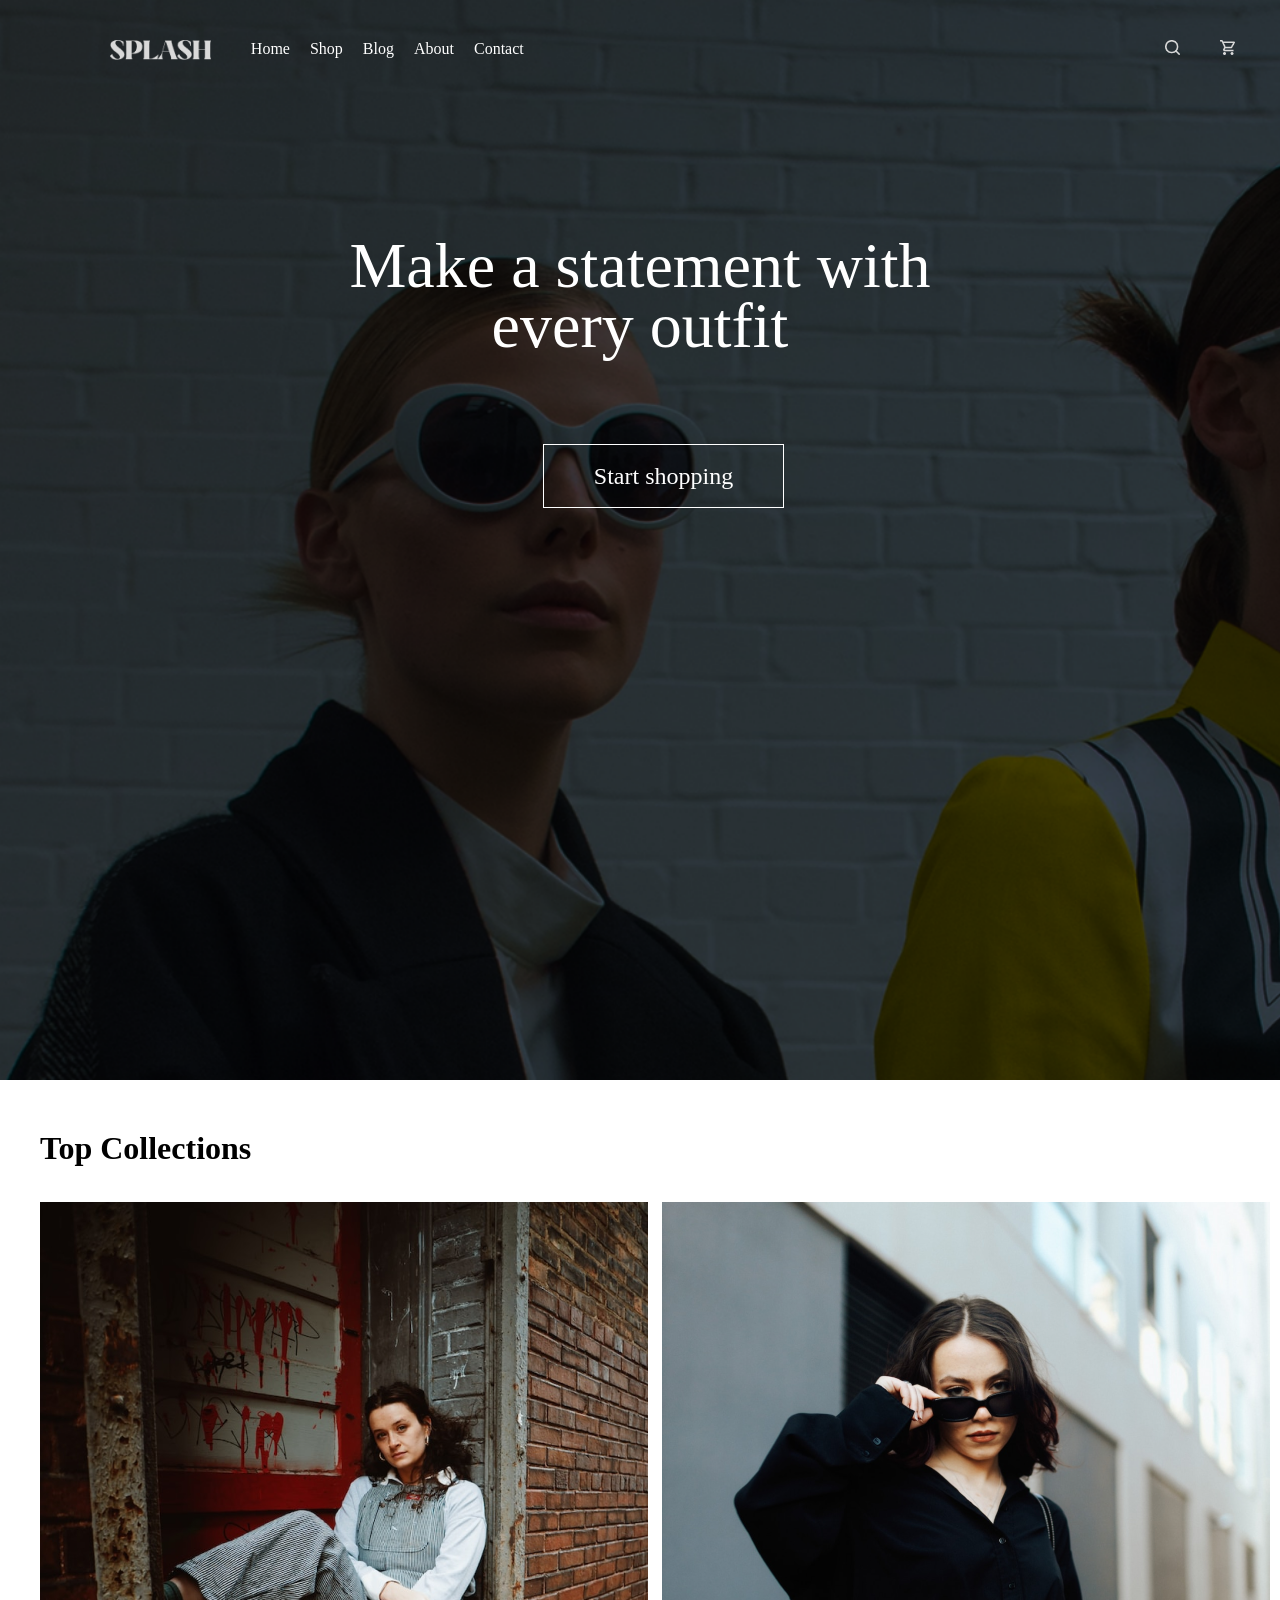
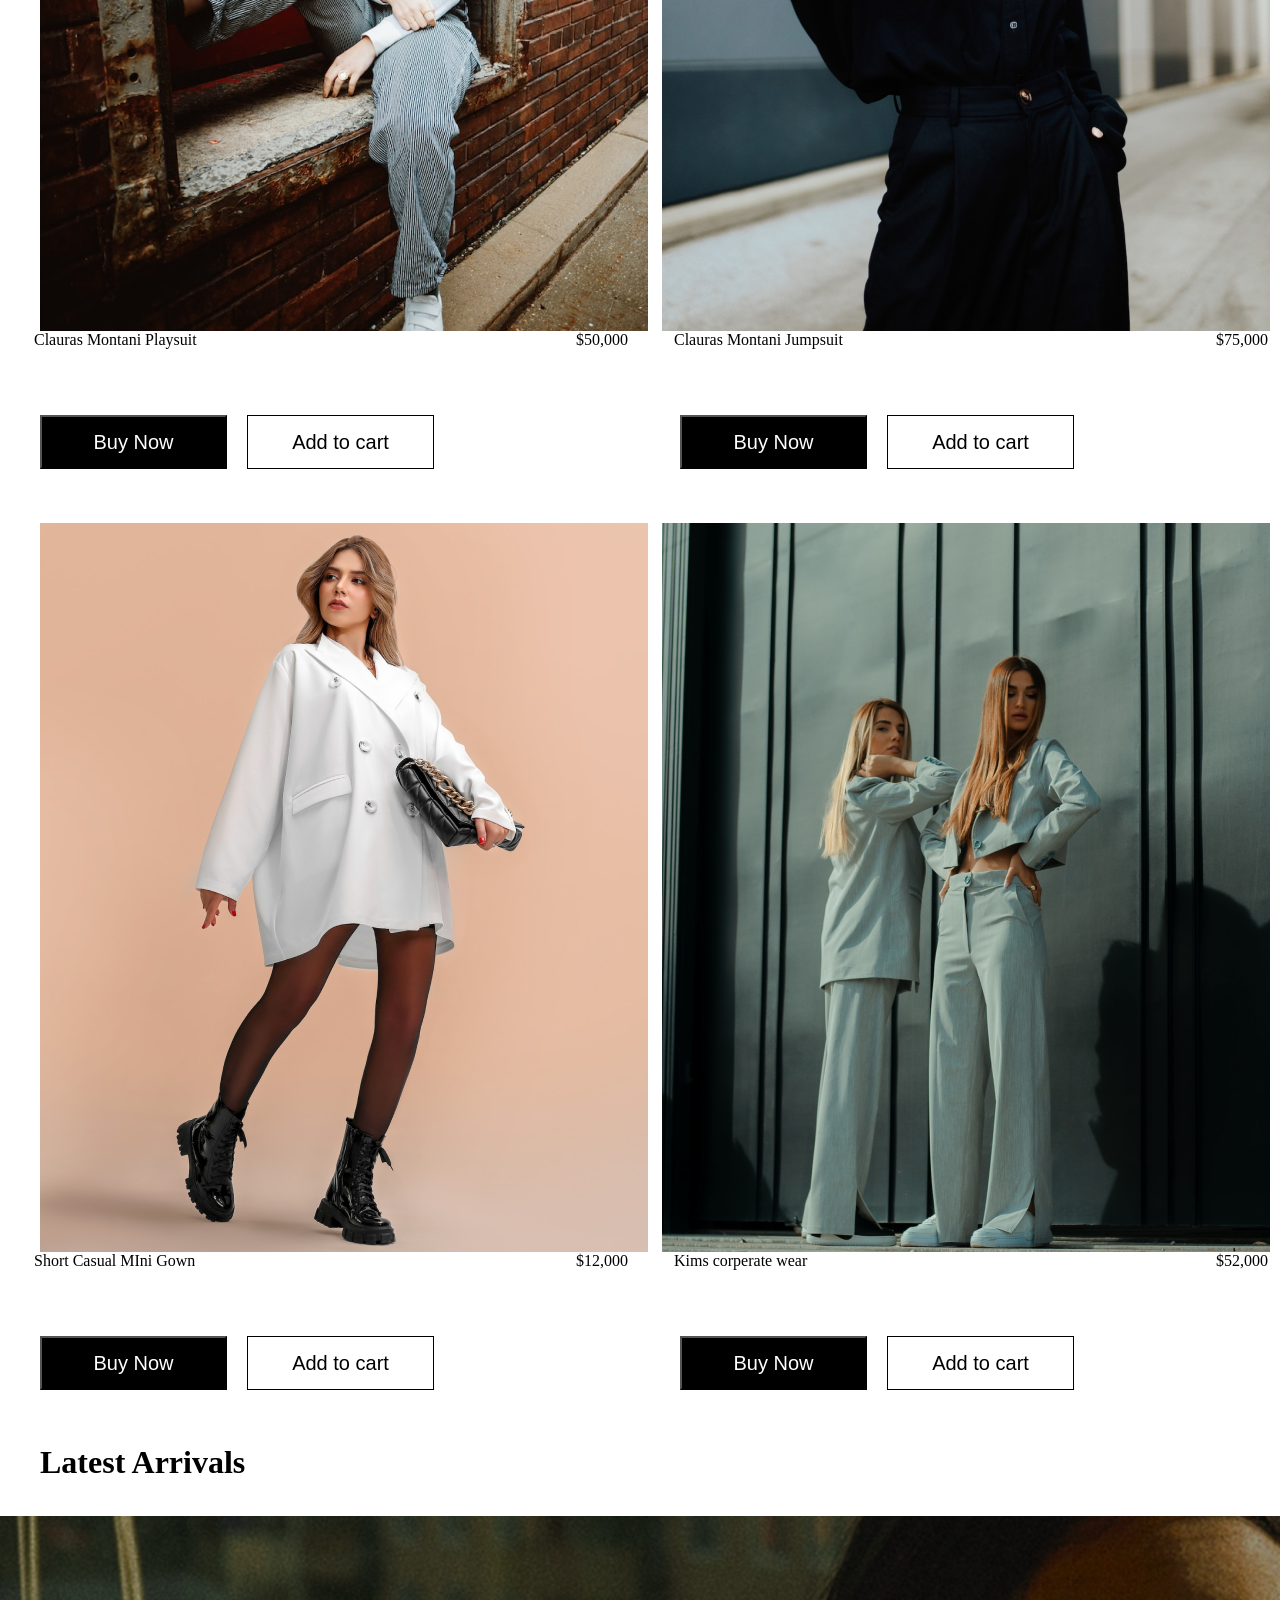
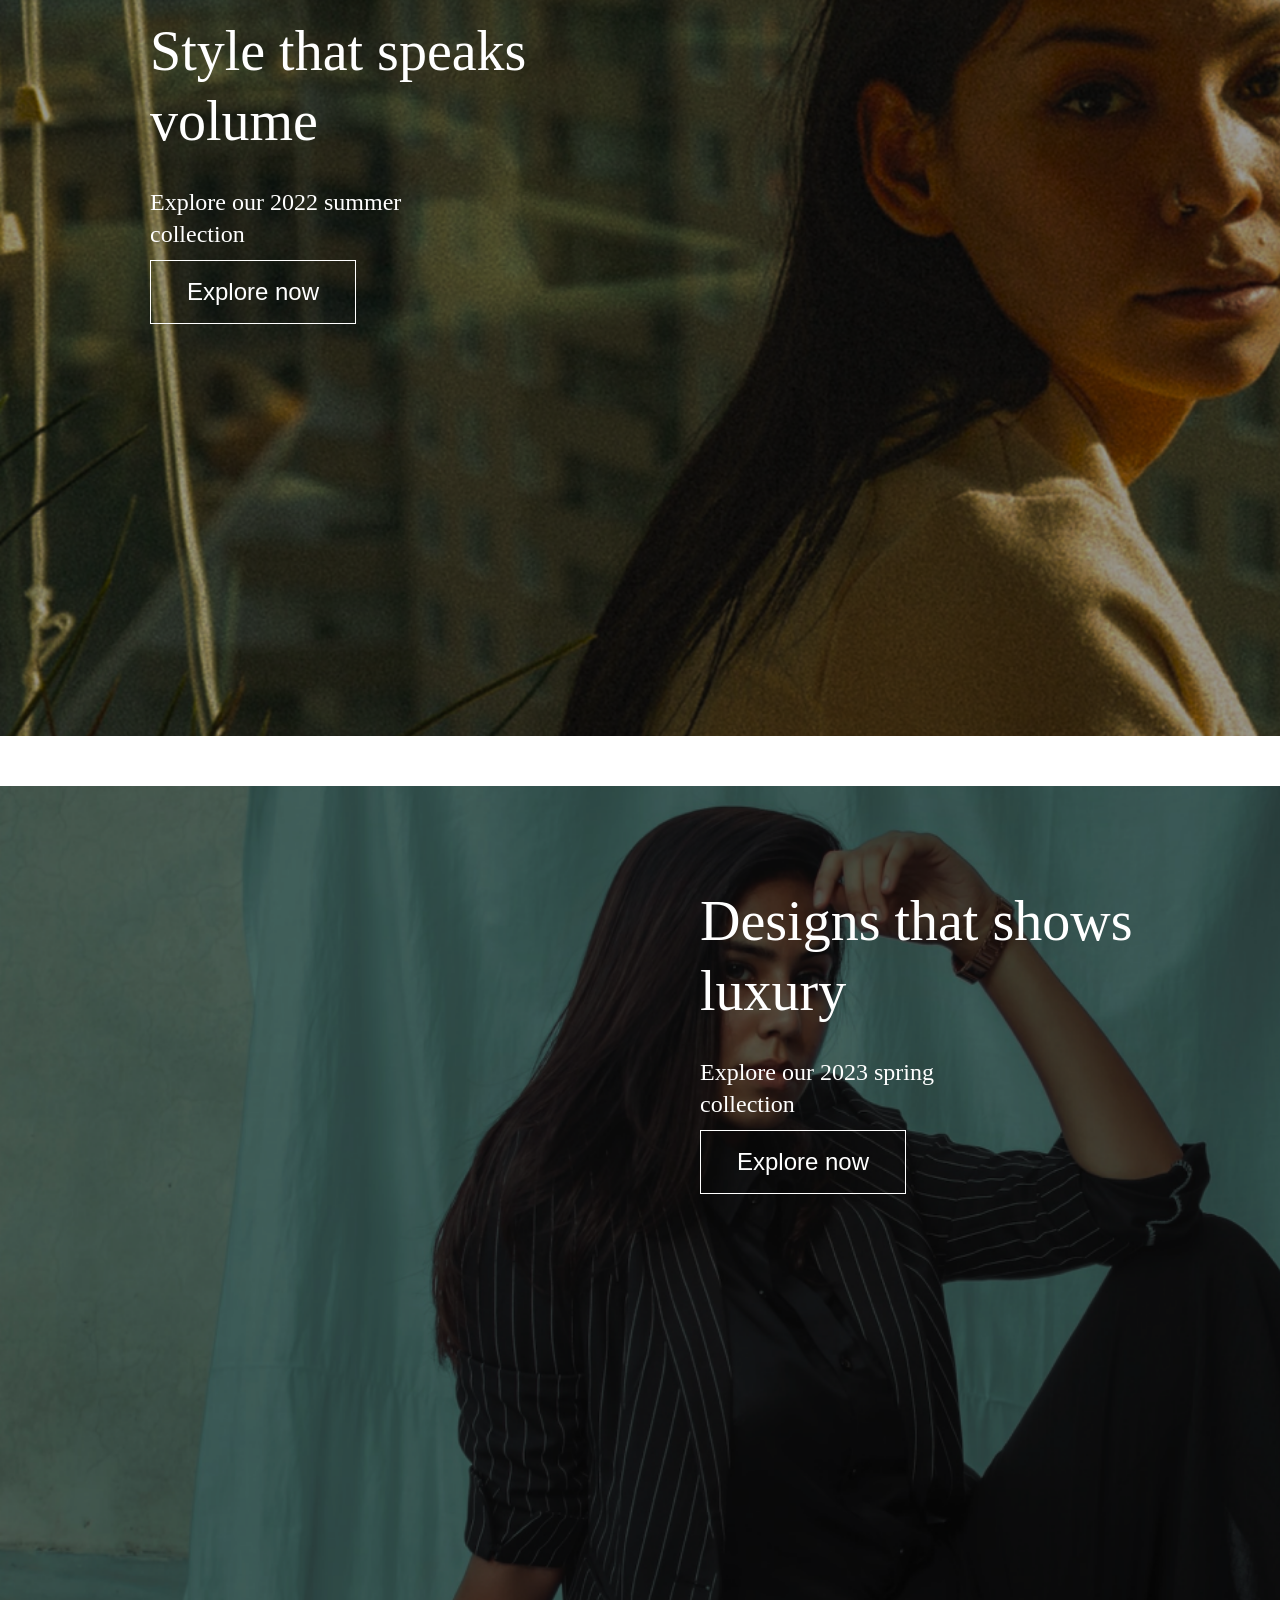
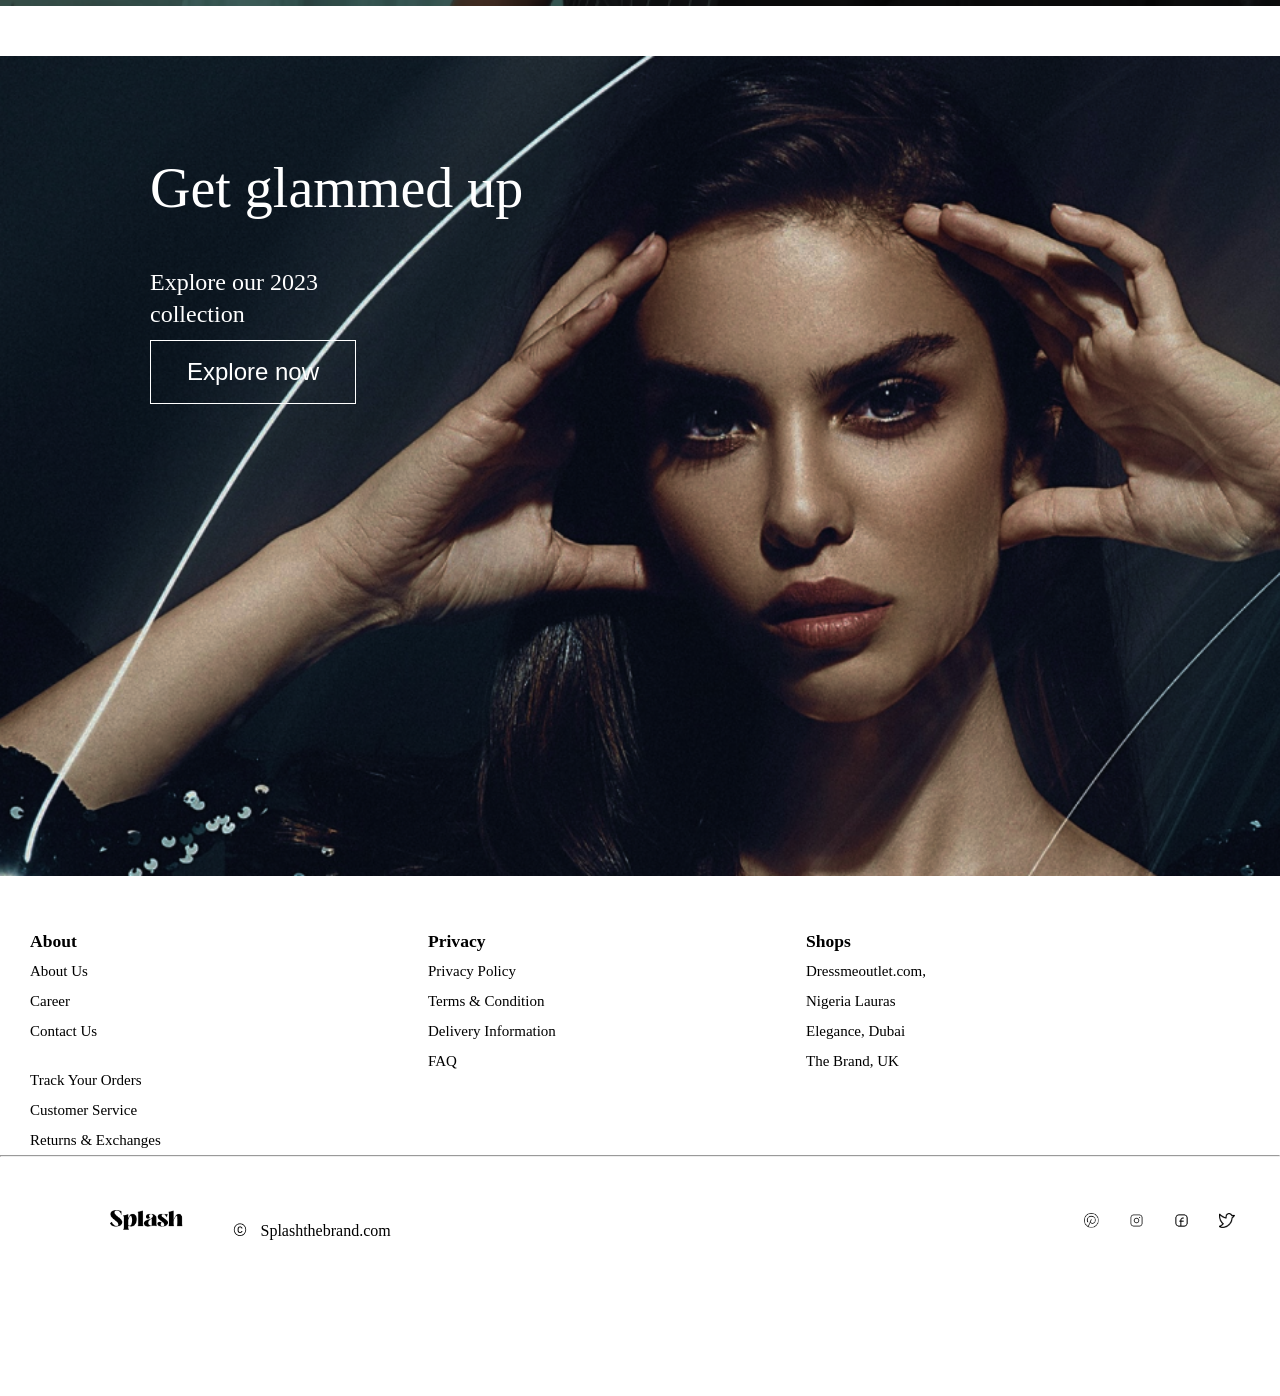
<file: index.html>
<!DOCTYPE html>
<html lang="en">
<head>
    <meta charset="UTF-8">
    <meta name="viewport" content="width=device-width, initial-scale=1.0">
    <title>Home</title>
    <link rel="stylesheet" href="home-style/header.css">
    <link rel="stylesheet" href="home-style/general.css">
    <link rel="stylesheet" href="home-style/main.css">
    <link rel="stylesheet" href="home-style/footer.css">
</head>
<body>
    <div class="header">
        <div class="head-bar">
            <div class="home">
                <img class="splash" src="home/SPLASH.png">
            
                <nav class="middle">
                    <a href="index.html" target="_blank">Home</a>
                    <a href="html/shop.html" target="_blank">Shop</a>
                    <a href="html/blog.html" target="_blank">Blog</a>
                    <a href="html/about.html" target="_blank">About</a>
                    <a href="html/contact.html" target="_blank">Contact</a>
                </nav>
            </div>

            <div class="search-bar">
                <img class="vector-search" src="home/Vector.png">
                <img class="vector-shop" src="home/Vector 1.png" alt="" class="store">
            </div>
        </div>

        <div class="outfit">
            <h1 class="make">
                Make a statement with every outfit
            </h1>
           <a href="html/information.html" target="_blank">
                <button class="shop-button">
                    Start shopping
                </button>
            </a>
        </div>
    </div>

    <div class="top">
        <h1 class="top-view">
            Top Collections

        </h1>
    </div>

    <div class="picture">
        <div class="image1">
            <div class="image">
                <img class="rect" src="home/Rectangle 26.png" alt="">
            </div>
            <div class="our">
                <div class="mont">
                    <p class="play">
                        Clauras Montani Playsuit 
                    </p>
                </div>
                <div class="money">
                    <p class="mon">$50,000</p>
                </div>
            </div>
        
        </div>

        <div class="image2">
            <div class="image-1">
                <img class="rect" src="home/Rectangle 37.png" alt="">
            </div>
            <div class="our">
                <div class="mont">
                    <p class="play">
                        Clauras Montani Jumpsuit  
                    </p>
                </div>
                <div class="money">
                    <p class="mon">$75,000</p>
                </div>
            </div>
            
        </div>
    </div>

    <div class="button6">
        <div class="button5">
            <button class="buttons">
                Buy Now
            </button>
            <button class="buttons1">
                Add to cart
            </button>
        </div>    
        <div class="button5"> 
            <button class="buttons2">
                Buy Now
            </button>
            <button class="buttons3">
                Add to cart
            </button>
        </div>  
    </div>

    <div class="picture">
        <div class="image1">
            <div class="image">
                <img class="rect" src="home/Rectangle 38.png" alt="">
            </div>
            <div class="our">
                <div class="mont">
                    <p class="play">
                        Short Casual MIni Gown 
                    </p>
                </div>
                <div class="money">
                    <p class="mon">$12,000</p>
                </div>
            </div>
        
        </div>

        <div class="image2">
            <div class="image-1">
                <img class="rect" src="home/Rectangle 39.png" alt="">
            </div>
            <div class="our">
                <div class="mont">
                    <p class="play">
                        Kims corperate wear  
                    </p>
                </div>
                <div class="money">
                    <p class="mon">$52,000</p>
                </div>
            </div>
            
        </div>
    </div>

    <div class="button6">
        <div class="button5">
            <button class="buttons">
                Buy Now
            </button>
            <button class="buttons1">
                Add to cart
            </button>
        </div>    
        <div class="button5"> 
            <button class="buttons2">
                Buy Now
            </button>
            <button class="buttons3">
                Add to cart
            </button>
        </div>  
    </div>

    <div class="top">
        <h1 class="top-view">
            Latest Arrivals

        </h1>
    </div>

    <section class="middle-1">
        <div class="style">
            <h1 class="use">
                Style that speaks volume

            </h1>
            <p class="const">
                Explore our 2022 summer collection
            </p>
            <button class="now">
                Explore now
            </button>

        </div>
    </section>

    <section class="middle-2">
        <div class="style-1">
            <h1 class="use">
                Designs  that shows luxury

            </h1>
            <p class="const">
                Explore our 2023  spring 
                collection
            </p>
            <button class="now">
                Explore now
            </button>

        </div>
    </section>

    <section class="middle-3">
        <div class="style -2">
            <h1 class="use-1">
                Get glammed up

            </h1>
            <p class="const">
                Explore our 2023  
                collection
            </p>
            <button class="now">
                Explore now
            </button>

        </div>
    </section>

    <footer>
        <div class="open">
            <div class="about">
                <h3 class="rom">
                    About
                </h3>
                <p class="time">
                    About Us
                    Career
                    Contact Us
                </p>
                <p class="con">
                    Track Your Orders
                </p>
                <p class="con-1">
                    Customer Service 
                </p>
                <p class="con-1">
                    Returns & Exchanges
                </p>
            </div>
            <div class="pravicy">
                <h3 class="pravite">
                    Privacy
                </h3>
                <p class="terms">
                    Privacy Policy
                    Terms & Condition
                    Delivery Information
                    FAQ
                </p>
                
                

            </div>
            <div class="shops0">
                <h3 class="shop-rite">
                    Shops
                </h3>
                <p class="uk">
                    Dressmeoutlet.com, Nigeria 
                    Lauras Elegance, Dubai
                    The Brand, UK
                </p>
            </div>
        </div>
        <hr>

        <div class="foot-bar">
            <div class="home-1">
                <img class="splash" src="home/Splash-1.png">
                <p >
                    <img class="vite" src="buy/bi_c-circle.png" 
                    alt=""> Splashthebrand.com 
                </p>
                
            
                
            </div>

            <div class="foo-bar-1">
                <img class="vector-search-1" src="home/Vector -1.png">
                <img class="vector-shop-1" src="home/ph_instagram-logo-light.png" alt="" class="store">
                <img class="vector-search-1" src="home/iconoir_facebook-tag.png">
                <img class="vector-search -1" src="home/Vector-2.png">
            </div>
        </div>
    </footer>
        
    
    
   
    
   
</body>
</html>
</file>
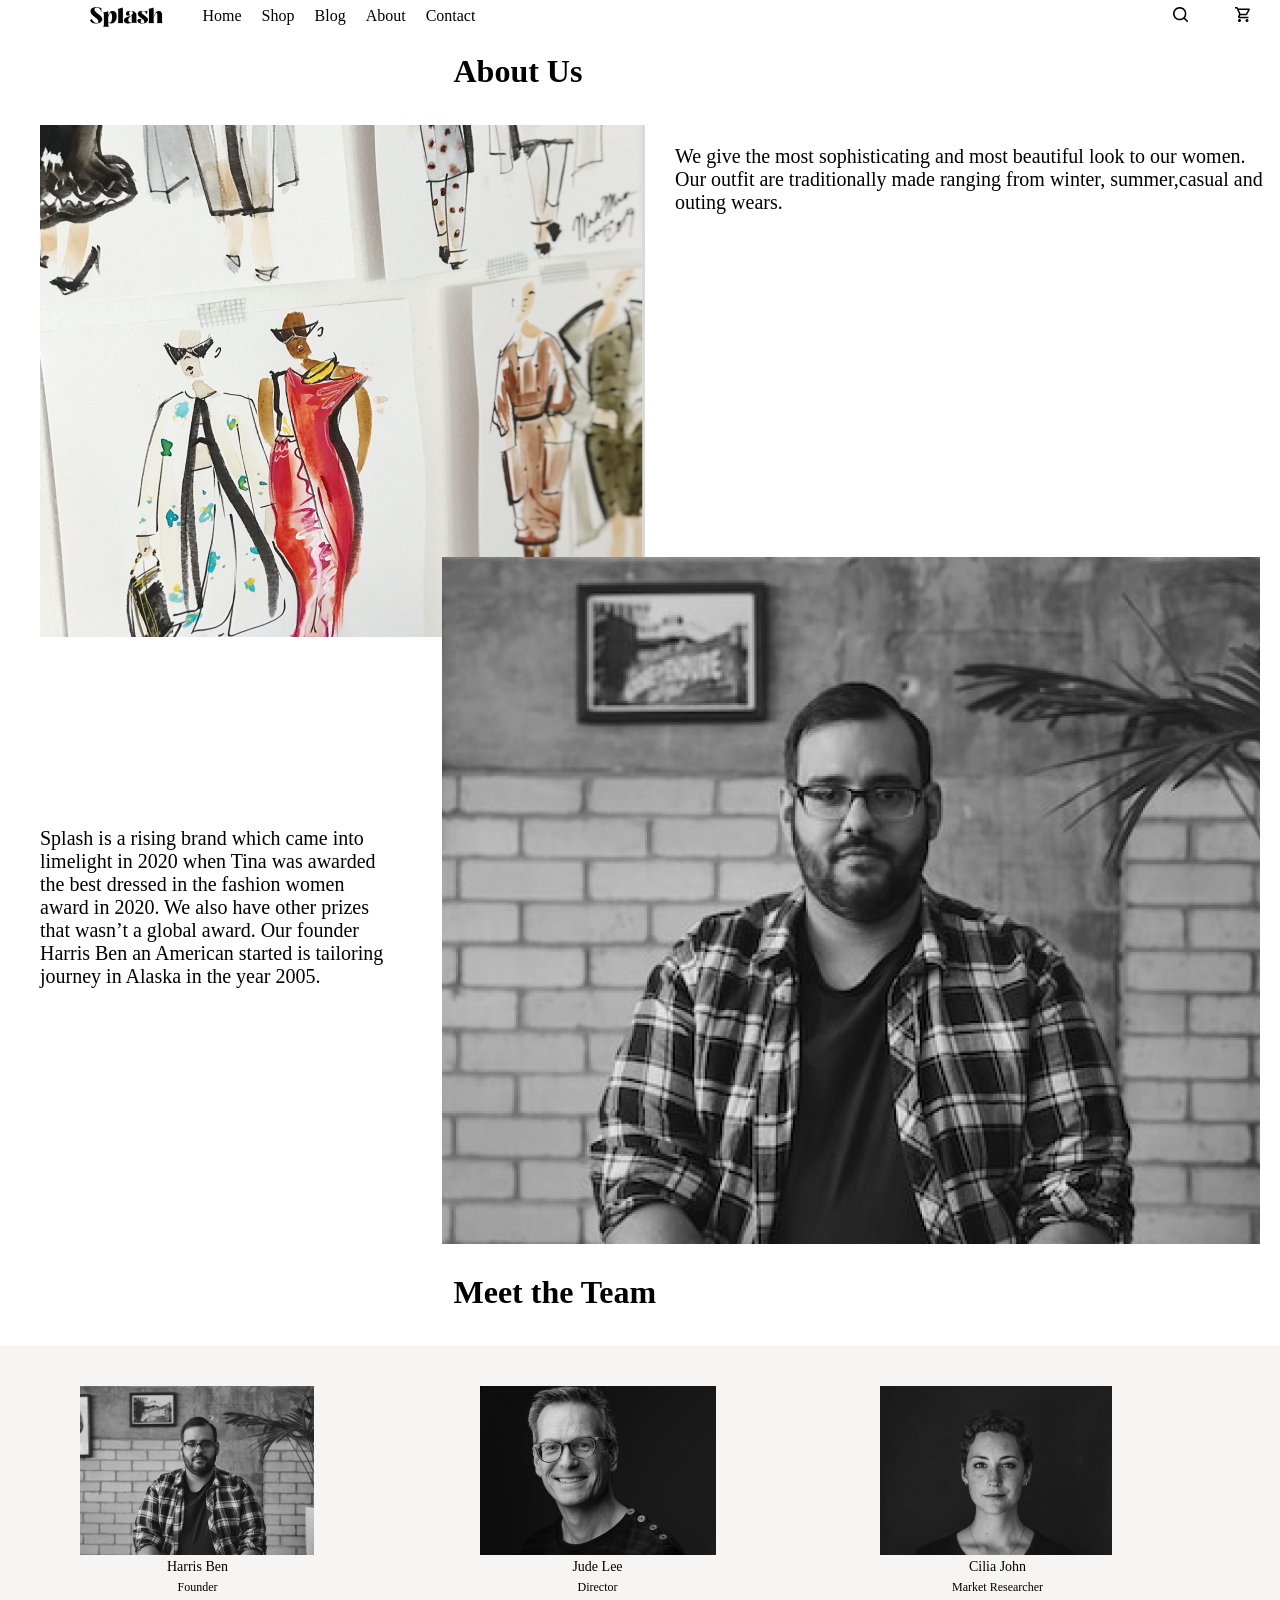
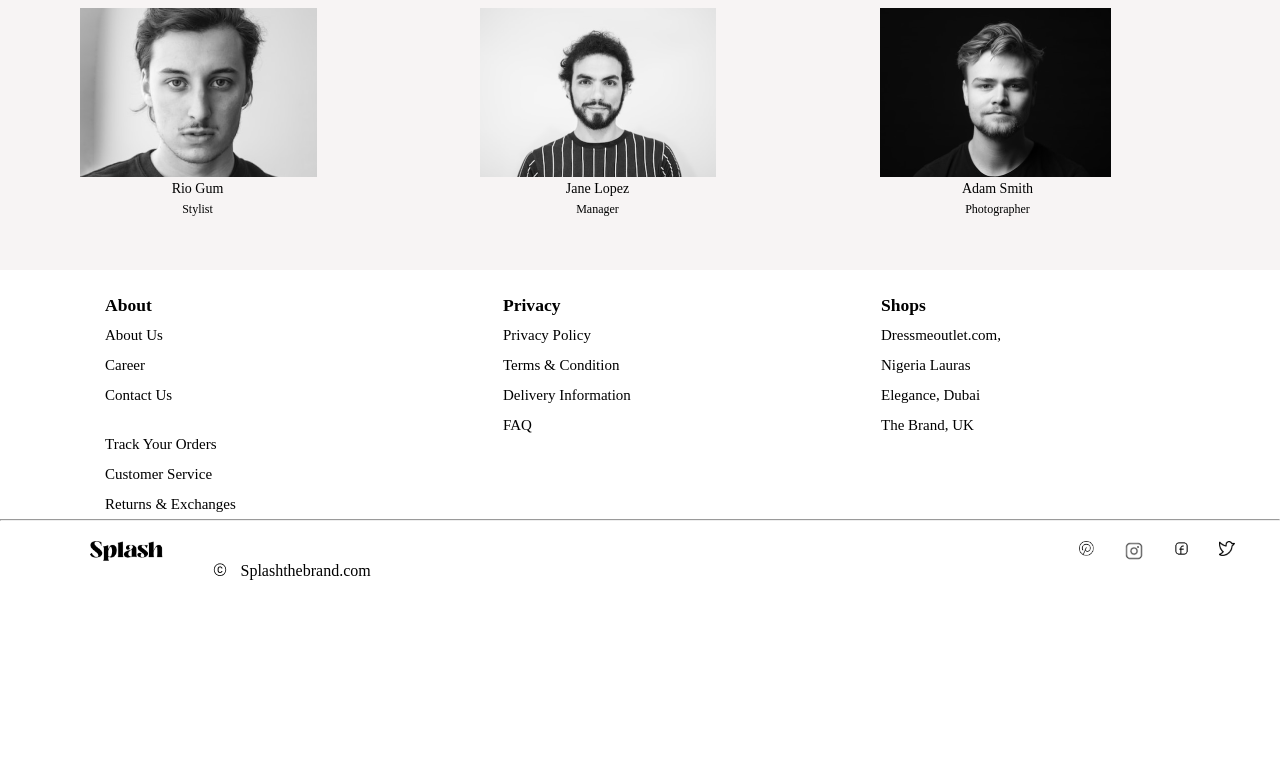
<file: about.html>
<!DOCTYPE html>
<html lang="en">
<head>
    <meta charset="UTF-8">
    <meta name="viewport" content="width=device-width, initial-scale=1.0">
    <title>About</title>
    <link rel="stylesheet" href="about-style/general.css">
    <link rel="stylesheet" href="about-style/heads.css">
    <link rel="stylesheet" href="about-style/main.css">
    <link rel="stylesheet" href="about-style/footer.css">
</head>
<body>
    <div class="head-bar">
        <div class="home">
            <img class="splash" src="about/Splash-1.png">
            
            <nav class="middle">
                <a href="home.html" target="_blank">Home</a>
                <a href="shop.html" target="_blank">Shop</a>
                <a href="blog.html" target="_blank">Blog</a>
                <a href="about.html" target="_blank">About</a>
                <a href="contact.html" target="_blank">Contact</a>
            </nav>
        </div>

        <div class="search-bar">
            <img class="vector-search" src="about/Frame 120.png">
                
        </div>
    </div>

    <div class="top">
        <h1 class="top-view">
            About Us

        </h1>
    </div>

    <div class="about">
        <div class="pic">
            <img src="about/Rectangle 74.png" alt="">
        </div>
        <div class="pics">
            <p>
                We give the most sophisticating  and most  beautiful look to 
                our women. Our outfit are traditionally made ranging from winter,
                summer,casual and outing wears.
            </p>
        </div>
    </div>

    <div class="about-1">
        
        <div class="pics-1">
            <p class="pics-2">
                Splash is a rising brand which came into limelight in  2020 when Tina 
                was awarded the best dressed in the fashion women award in 2020. We also 
                have  other prizes that wasn’t a global award. Our founder Harris Ben an 
                American started is tailoring journey in Alaska in the year 2005. 
                
            </p>
        </div>
        <div class="pic-1">
            <img src="about/Rectangle 52.png" alt="">
        </div>
    </div>

    <div class="top-1">
        <h1 class="top-view">
            Meet the Team

        </h1>
    </div>

    <div class="us">
        <div class="team">
            <div class="pic-2">
                <img src="about/Rectangle 51.png" alt="">
            </div>
            <div class="view">
                <p class="author">
                    Harris Ben
                </p>
                <p class="title">
                    Founder
                </p>
            </div>
        </div>

        <div class="team">
            <div class="pic-2">
                <img src="about/Rectangle 49.png" alt="">
            </div>
            <div class="view">
                <p class="author">
                    Jude Lee

                </p>
                <p class="title">
                    Director
                </p>
            </div>
        </div>

        <div class="team">
            <div class="pic-2">
                <img src="about/Rectangle 46.png" alt="">
            </div>
            <div class="view">
                <p class="author">
                    Cilia John

                </p>
                <p class="title">
                    Market Researcher
                </p>
            </div>
        </div>

        <div class="team">
            <div class="pic-2">
                <img src="about/Rectangle 47.png" alt="">
            </div>
            <div class="view">
                <p class="author">
                    Rio Gum
                </p>
                <p class="title">
                    Stylist
                </p>
            </div>
        </div>

        <div class="team">
            <div class="pic-2">
                <img src="about/Rectangle 48.png" alt="">
            </div>
            <div class="view">
                <p class="author">
                    Jane Lopez
                </p>
                <p class="title">
                    Manager
                </p>
            </div>
        </div>

        <div class="team">
            <div class="pic-2">
                <img src="about/Rectangle 50.png" alt="">
            </div>
            <div class="view">
                <p class="author">
                    Adam Smith
                </p>
                <p class="title">
                    Photographer
                </p>
            </div>
        </div>
    </div>

    <footer>
        <div class="open">
            <div class="about1">
                <h3 class="rom">
                    About
                </h3>
                <p class="time">
                    About Us
                    Career
                    Contact Us
                </p>
                <p class="con">
                    Track Your Orders
                </p>
                <p class="con-1">
                    Customer Service 
                </p>
                <p class="con-1">
                    Returns & Exchanges
                </p>
            </div>
            <div class="pravicy">
                <h3 class="pravite">
                    Privacy
                </h3>
                <p class="terms">
                    Privacy Policy
                    Terms & Condition
                    Delivery Information
                    FAQ
                </p>
                
                

            </div>
            <div class="shops0">
                <h3 class="shop-rite">
                    Shops
                </h3>
                <p class="uk">
                    Dressmeoutlet.com, Nigeria 
                    Lauras Elegance, Dubai
                    The Brand, UK
                </p>
            </div>
        </div>
        
        <hr>
        <div class="foot-bar">
            <div class="home-1">
                <img class="splash-1" src="about/Splash-1.png">
                <p >
                    <img class="vite" src="shop/bi_c-circle.png" 
                    alt=""> Splashthebrand.com
                </p>
                
            
            </div>

            <div class="foo-bar">
                <img class="vector-search" src="about/Vector -1.png">
                <img class="vector-shop-1" src="about/ph_instagram-logo-light.png" alt="" class="store">
                <img class="vector-search" src="about/iconoir_facebook-tag.png">
                <img class="vector-search" src="about/Vector-2.png">
            </div>
        </div>
    </footer>
    

</body>
</html>
</file>
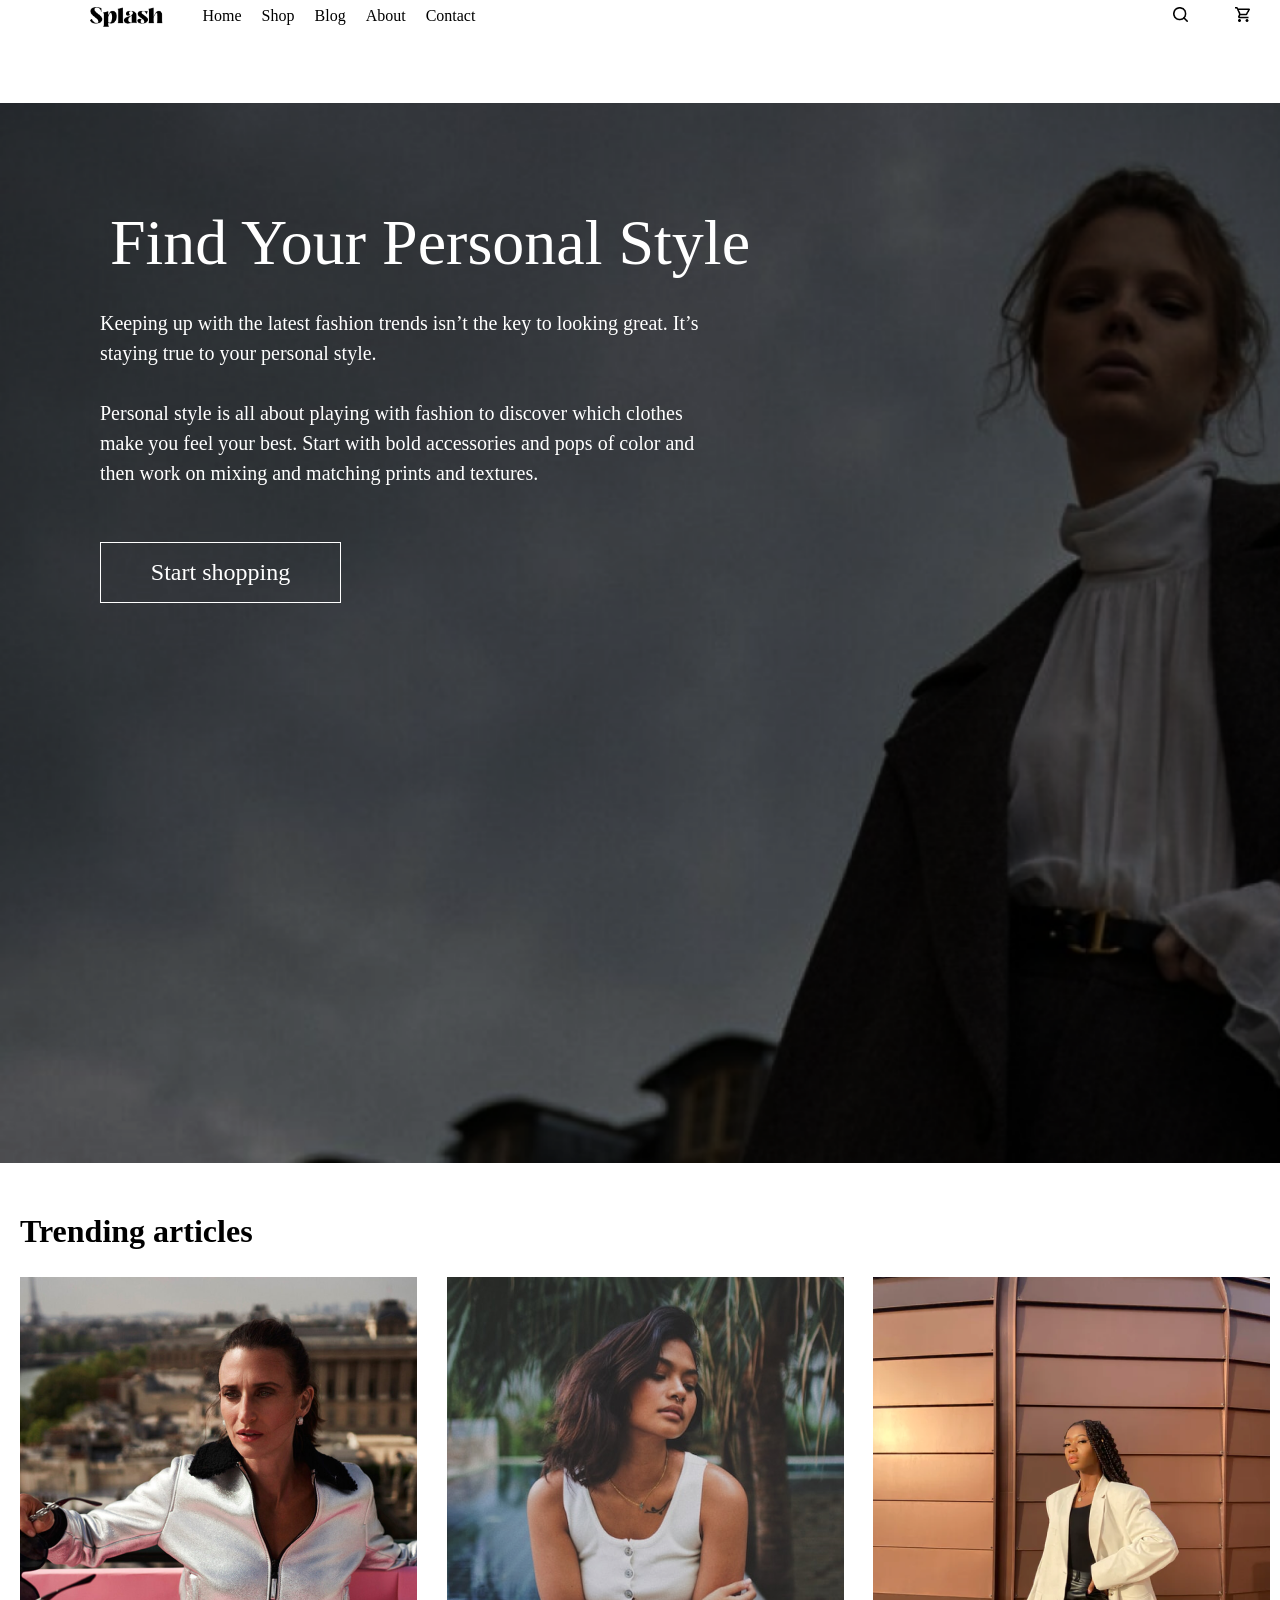
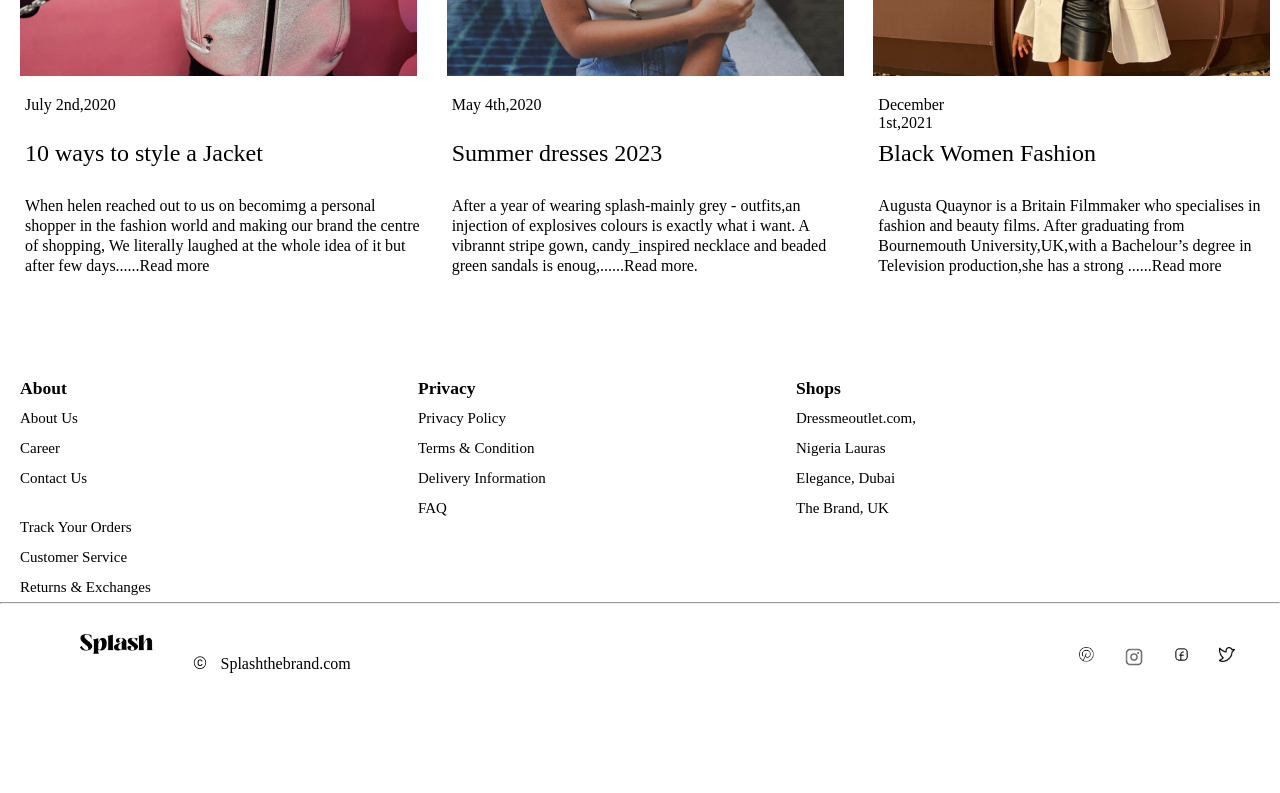
<file: blog.html>
<!DOCTYPE html>
<html lang="en">
<head>
    <meta charset="UTF-8">
    <meta name="viewport" content="width=device-width, initial-scale=1.0">
    <title>Blog</title>
    <link rel="stylesheet" href="blog-style/head.css">
    <link rel="stylesheet" href="blog-style/general.css">
    <link rel="stylesheet" href="blog-style/main.css">
    <link rel="stylesheet" href="blog-style/footer.css">
</head>
<body>
    <div class="head-bar">
            <div class="home">
                <img class="splash" src="blog/Splash-1.png">
            
                <nav class="middle">
                    <a href="home.html" target="_blank">Home</a>
                    <a href="shop.html" target="_blank">Shop</a>
                    <a href="blog.html" target="_blank">Blog</a>
                    <a href="about.html" target="_blank">About</a>
                    <a href="contact.html" target="_blank">Contact</a>
                </nav>
            </div>

            <div class="search-bar">
                <img class="vector-search" src="blog/Frame 120.png">
                
            </div>
    </div>

    <div class="header">
        
        <div class="outfit">
            <h1 class="make">
                Find Your Personal Style
            </h1>
            <p class="low">
                Keeping up with the latest fashion trends isn’t the key to looking great. 
                It’s staying true to your personal style.
                <br><br>
                Personal style is all about playing with fashion to discover which clothes 
                make you feel your best. Start with bold accessories and pops of color and 
                then work on mixing and matching prints and textures.
            </p>
            <button class="shop-button">
                Start shopping
            </button>
        </div>
    </div>

    <div class="art">
        <h1 class="trem">
            Trending articles
        </h1>
        
    </div>

    <div class="glory">
            <div class="high">
            <div class="mage">
                <img src="blog/image 6.png" 
                    alt="" class="go">
            </div>
            <div class="pool">
                <p class="fool">
                    July 2nd,2020

                </p>
                <h1 class="flow">
                    10 ways to style a Jacket
                </h1>
                <p class="fool-1">
                    When helen reached out to us on becomimg a personal 
                    shopper in the fashion world and making our brand the 
                    centre of shopping, We literally laughed at the whole
                    idea of it but after few days......Read more
                </p>
            </div>
        </div>

        <div class="high">
            <div class="mage">
                <img src="blog/image 7.png" 
                    alt="" class="go">
            </div>
            <div class="pool">
                <p class="fool">
                    May 4th,2020

                </p>
                <h1 class="flow">
                    Summer dresses 2023
                </h1>
                <p class="fool-1">
                    After a year of wearing splash-mainly grey - 
                    outfits,an injection of explosives colours is 
                    exactly what i want. A vibrannt stripe gown,
                    candy_inspired necklace and beaded green sandals 
                    is enoug,......Read more.   
                </p>
            </div>
        </div>

        <div class="high">
            <div class="mage">
                <img src="blog/image 8.png" 
                    alt="" class="go">
            </div>
            <div class="pool">
                <p class="fool">
                    December 1st,2021

                </p>
                <h1 class="flow">
                    Black Women Fashion
                </h1>
                <p class="fool-1">
                    Augusta Quaynor is a Britain Filmmaker who specialises 
                    in fashion and beauty films. After graduating from Bournemouth
                    University,UK,with a Bachelour’s degree in Television production,she 
                    has a strong ......Read more
                </p>
            </div>
        </div>
    </div>

    <footer>
        <div class="open">
            <div class="about">
                <h3 class="rom">
                    About
                </h3>
                <p class="time">
                    About Us
                    Career
                    Contact Us
                </p>
                <p class="con">
                    Track Your Orders
                </p>
                <p class="con-1">
                    Customer Service 
                </p>
                <p class="con-1">
                    Returns & Exchanges
                </p>
            </div>
            <div class="pravicy">
                <h3 class="pravite">
                    Privacy
                </h3>
                <p class="terms">
                    Privacy Policy
                    Terms & Condition
                    Delivery Information
                    FAQ
                </p>
                
                

            </div>
            <div class="shops0">
                <h3 class="shop-rite">
                    Shops
                </h3>
                <p class="uk">
                    Dressmeoutlet.com, Nigeria 
                    Lauras Elegance, Dubai
                    The Brand, UK
                </p>
            </div>
        </div>
        <hr>
        <div class="foot-bar">
            <div class="home">
                <img class="splash-1" src="blog/Splash-1.png">
                <p >
                    <img class="vite" src="blog/bi_c-circle.png" 
                    alt=""> Splashthebrand.com
                </p>
                
            
                
            </div>

            <div class="foo-bar">
                <img class="vector-search" src="blog/Vector -1.png">
                <img class="vector-shop-1" src="blog/ph_instagram-logo-light.png" alt="" class="store">
                <img class="vector-search" src="blog/iconoir_facebook-tag.png">
                <img class="vector-search" src="blog/Vector-2.png">
            </div>
        </div>
    </footer>
    
</body>
</html>
</file>
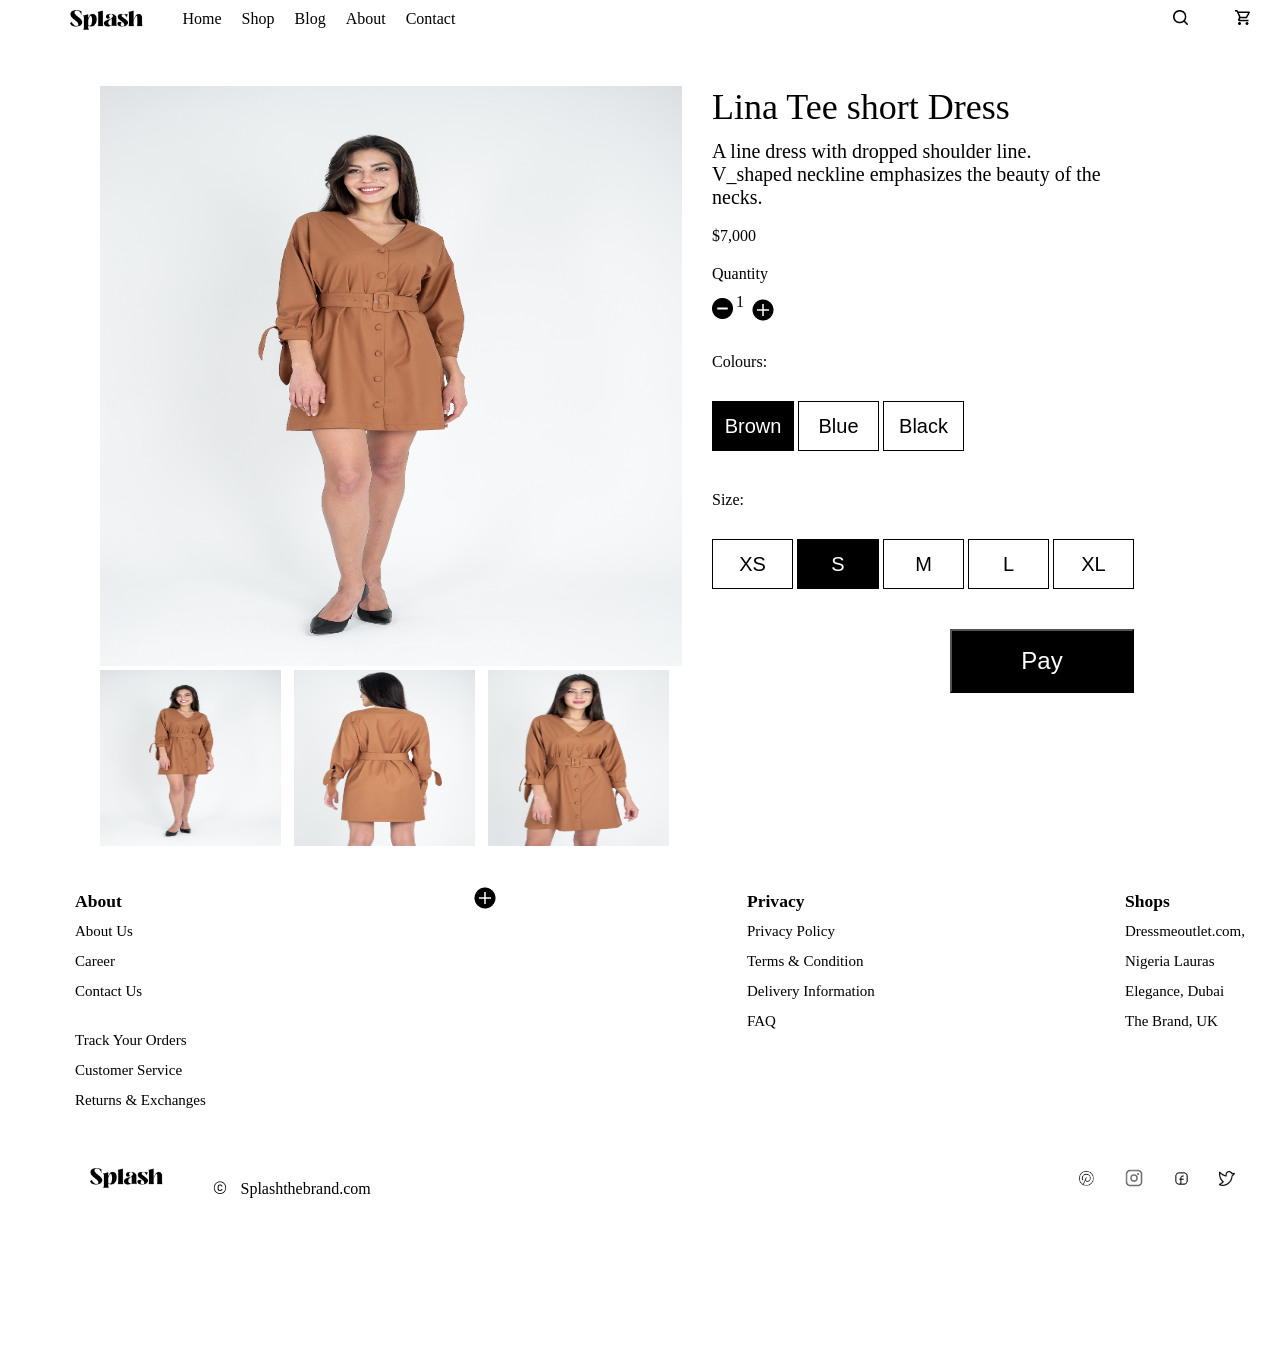
<file: buy.html>
<!DOCTYPE html>
<html lang="en">
<head>
    <meta charset="UTF-8">
    <meta name="viewport" content="width=device-width, initial-scale=1.0">
    <title>BUY</title>
    <link rel="stylesheet" href="buy-style/heads.css">
    <link rel="stylesheet" href="buy-style/general.css">
    <link rel="stylesheet" href="buy-style/main.css">
    <link rel="stylesheet" href="buy-style/footer.css">
    <script defer src="buy-style/index.js"></script>
</head>
<body>
    <div class="head-bar">
        <div class="home">
            <img class="splash" src="buy/Splash-1.png">
            
            <nav class="middle">
                <a href="home.html" target="_blank">Home</a>
                <a href="shop.html" target="_blank">Shop</a>
                <a href="blog.html" target="_blank">Blog</a>
                <a href="about.html" target="_blank">About</a>
                <a href="contact.html" target="_blank">Contact</a>
            </nav>
        </div>

        <div class="search-bar">
            <img class="vector-search" src="buy/Frame 120.png">
                
        </div>
    </div>

    <div class="buy">
        <div class="a">
            <div class="mainimage">
                <img id="mainImage" src="buy/image 1.png" alt="">

            </div>
            <div class="b">
                <img src="buy/image 2.png" alt="" class="thumbnails">
                <img src="buy/image 3.png" alt="" class="thumbnails">
                <img src="buy/image 4.png" alt="" class="thumbnails">
            </div>
            
        </div>
        <div class="buy-1">
            <div class="lin">
                <h1 class="tee">
                    Lina Tee short Dress
                </h1>
                <p class="dress">
                    A line dress with dropped shoulder line. 
                    V_shaped neckline emphasizes the beauty of 
                    the necks.
                </p>
                <p class="Quantity-1">
                    $7,000
                </p>
            </div>

            <div class="in">
                <p class="Quantity">
                    Quantity
                </p>
                <div class="cont4">
                    <button id="decrease" class="button">
                        <img src="buy/zondicons_minus-solid.png" alt="">
                    </button>
                    <p id="count">
                        1
                    </p>

                    <button id="increase" class="button">
                        <img src="buy/carbon_add-filled.png" alt="">
                    </button>
                </div>
            </div>
            
            <div class="in-1">
                <p class="Quantity">
                    Colours: 
                </p>
                <div class="cont5">
                    <button  class="button-1">
                        Brown
                    </button>
                    <button  class="button-2">
                        Blue
                    </button>
                    <button  class="button-2">
                        Black
                    </button>
                </div>
            </div>

            <div class="in-2">
                <p class="Quantity">
                    Size: 
                </p>
                <div class="cont6">
                    <button  class="button-2">
                        XS
                    </button>
                    <button  class="button-1">
                        S
                    </button>
                    <button  class="button-2">
                        M
                    </button>
                    <button  class="button-2">
                        L
                    </button>
                    <button  class="button-2">
                        XL
                    </button>
                </div>
            </div>
            <div class="pay2">
                <button class="pay3">
                    Pay
                </button>
            </div>

        </div>
    </div>


    <footer>
        <div class="open">
            <div class="about1">
                <h3 class="rom">
                    About
                </h3>
                <p class="time">
                    About Us
                    Career
                    Contact Us
                </p>
                <p class="con">
                    Track Your Orders
                </p>
                <p class="con-1">
                    Customer Service 
                </p>
                <p class="con-1">
                    Returns & Exchanges
                </p>
            </div>
            <div>
                <img src="buy/carbon_add-filled.png" alt="">
            </div>
            <div class="pravicy">
                <h3 class="pravite">
                    Privacy
                </h3>
                <p class="terms">
                    Privacy Policy
                    Terms & Condition
                    Delivery Information
                    FAQ
                </p>
                
                

            </div>
            <div class="shops0">
                <h3 class="shop-rite">
                    Shops
                </h3>
                <p class="uk">
                    Dressmeoutlet.com, Nigeria 
                    Lauras Elegance, Dubai
                    The Brand, UK
                </p>
            </div>
        </div>
        

        <div class="foot-bar">
            <div class="home-1">
                <img class="splash-1" src="buy/Splash-1.png">
                <p >
                    <img class="vite" src="buy/bi_c-circle.png" 
                    alt=""> Splashthebrand.com
                </p>
                
            
            </div>

            <div class="foo-bar">
                <img class="vector-search" src="buy/Vector -1.png">
                <img class="vector-shop" src="buy/ph_instagram-logo-light.png" alt="" class="store">
                <img class="vector-search" src="buy/iconoir_facebook-tag.png">
                <img class="vector-search" src="buy/Vector-2.png">
            </div>
        </div>
    </footer>
</body>
</html>
</file>
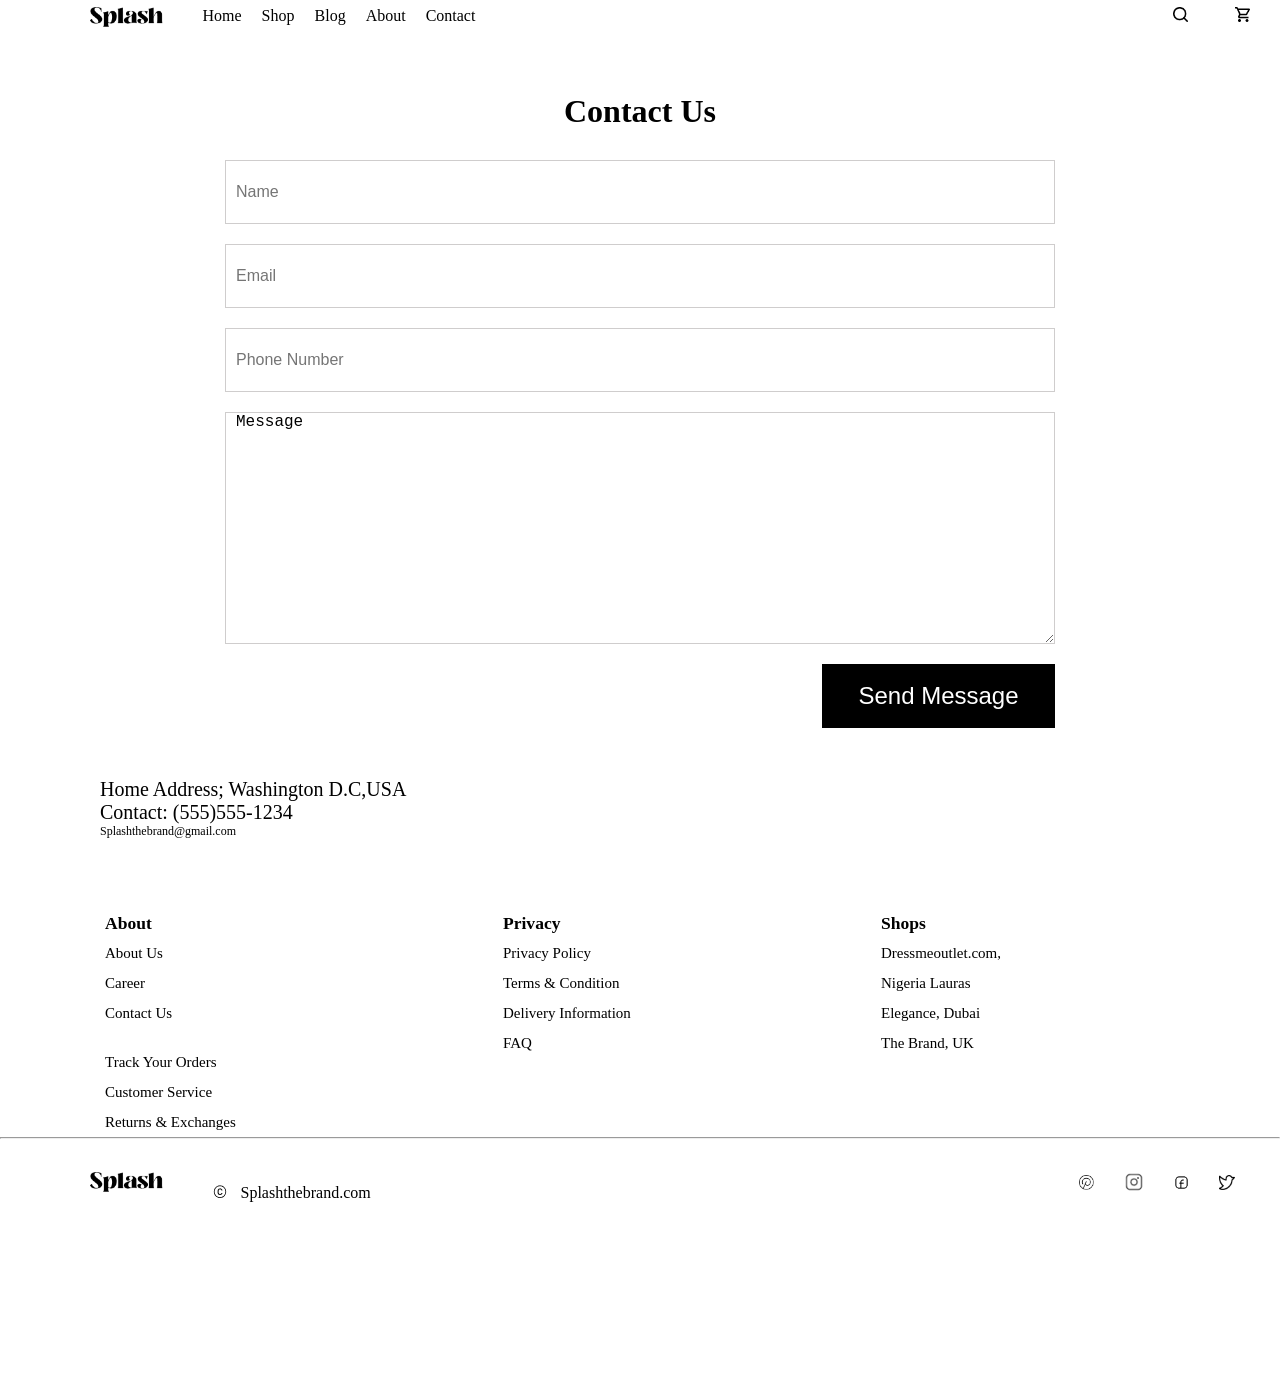
<file: contact.html>
<!DOCTYPE html>
<html lang="en">
<head>
    <meta charset="UTF-8">
    <meta name="viewport" content="width=device-width, initial-scale=1.0">
    <title>Contact</title>
    <link rel="stylesheet" href="contact-style/heads.css">
    <link rel="stylesheet" href="contact-style/general.css">
    <link rel="stylesheet" href="contact-style/main.css">
    <link rel="stylesheet" href="contact-style/footer.css">
</head>
<body>
    <div class="head-bar">
        <div class="home">
            <img class="splash" src="contact/Splash-1.png">
            
            <nav class="middle">
                <a href="home.html" target="_blank">Home</a>
                <a href="shop.html" target="_blank">Shop</a>
                <a href="blog.html" target="_blank">Blog</a>
                <a href="about.html" target="_blank">About</a>
                <a href="contact.html" target="_blank">Contact</a>
            </nav>
        </div>

        <div class="search-bar">
            <img class="vector-search" src="contact/Frame 120.png">
                
        </div>
    </div>

   
    

    <div class="container">
        <div class="white-box">
             <h1>Contact Us</h1>
        </div>
        <div class="cons">
            <form action="" class="name-1">
                <input type="text" class="name-1" placeholder="Name" required>
                <input type="text" class="name-1" placeholder="Email" required>
            
                <input type="text" class="name-1" placeholder="Phone Number" required>
                
                <textarea class="message" name="" id="">Message</textarea>
                <div class="sub">
                    <button class="submit">
                        Send Message
                    </button>
                </div>
       
            </form>

            
        </div>
    </div>

    <div class="address">
        <p class="ress">
            Home Address; Washington D.C,USA
            Contact: (555)555-1234
        </p>
        <p class="web">
            Splashthebrand@gmail.com
        </p>
    </div>


    <footer>
        <div class="open">
            <div class="about1">
                <h3 class="rom">
                    About
                </h3>
                <p class="time">
                    About Us
                    Career
                    Contact Us
                </p>
                <p class="con">
                    Track Your Orders
                </p>
                <p class="con-1">
                    Customer Service 
                </p>
                <p class="con-1">
                    Returns & Exchanges
                </p>
            </div>
            <div class="pravicy">
                <h3 class="pravite">
                    Privacy
                </h3>
                <p class="terms">
                    Privacy Policy
                    Terms & Condition
                    Delivery Information
                    FAQ
                </p>
                
                

            </div>
            <div class="shops0">
                <h3 class="shop-rite">
                    Shops
                </h3>
                <p class="uk">
                    Dressmeoutlet.com, Nigeria 
                    Lauras Elegance, Dubai
                    The Brand, UK
                </p>
            </div>
        </div>
        <hr>

        <div class="foot-bar">
            <div class="home-1">
                <img class="splash-1" src="contact/Splash-1.png">
                <p >
                    <img class="vite" src="contact/bi_c-circle.png" alt=""> Splashthebrand.com
                </p>
                
            
            </div>

            <div class="foo-bar">
                <img class="vector-search" src="contact/Vector -1.png">
                <img class="vector-shop" src="contact/ph_instagram-logo-light.png" alt="" class="store">
                <img class="vector-search" src="contact/iconoir_facebook-tag.png">
                <img class="vector-search" src="contact/Vector-2.png">
            </div>
        </div>
    </footer>
</body>
</html>
</file>
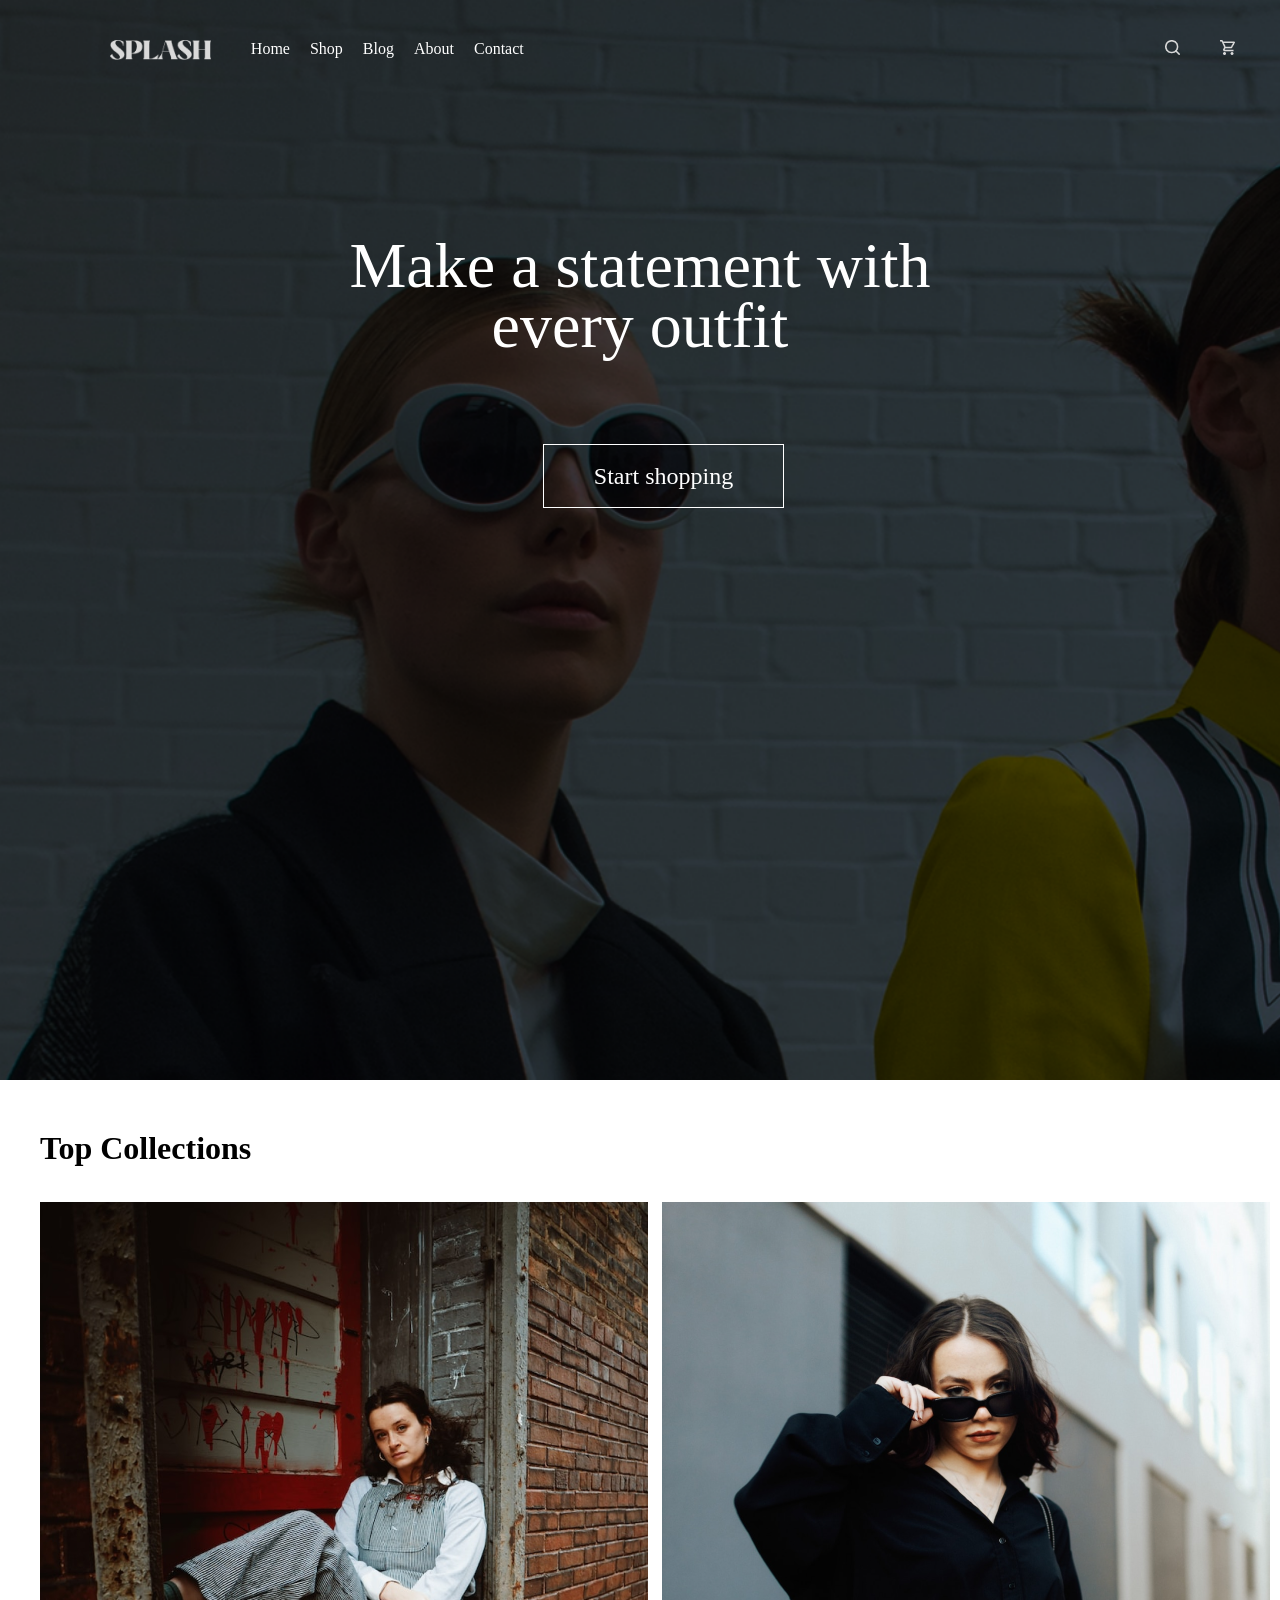
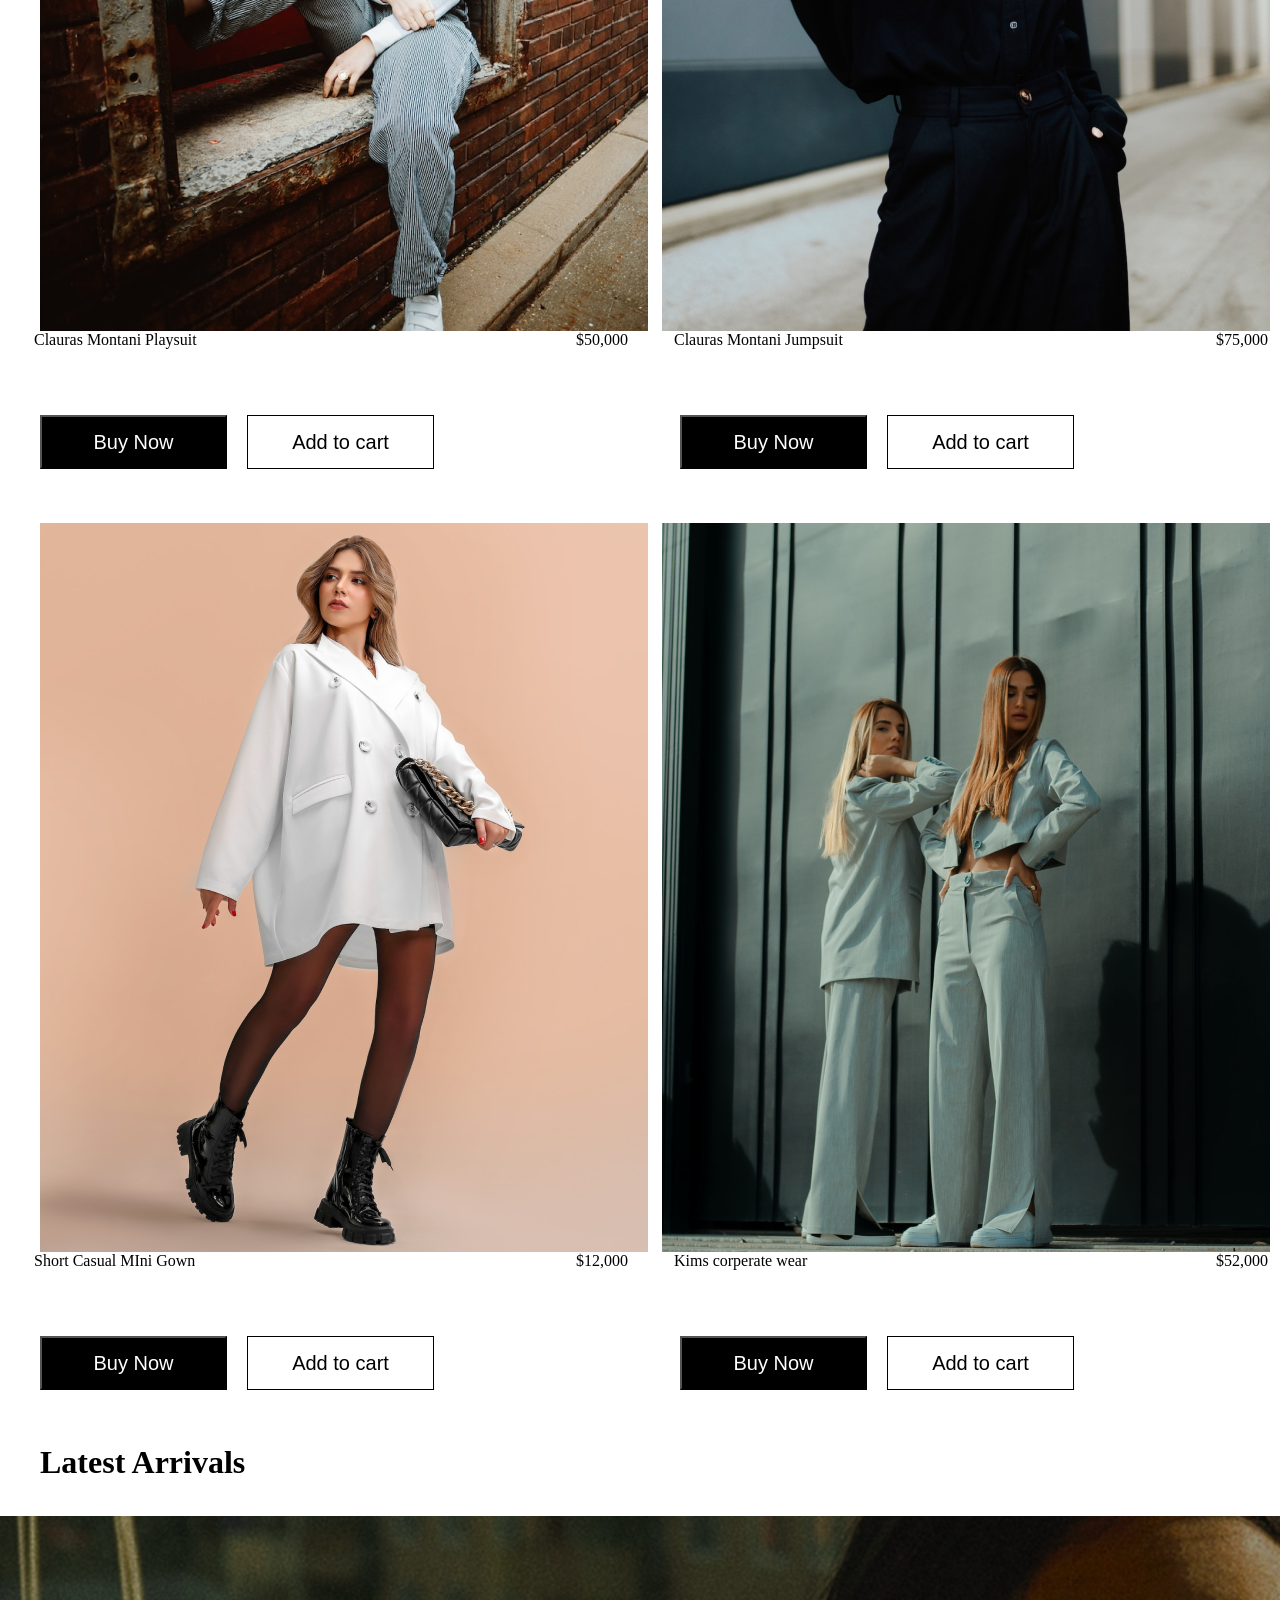
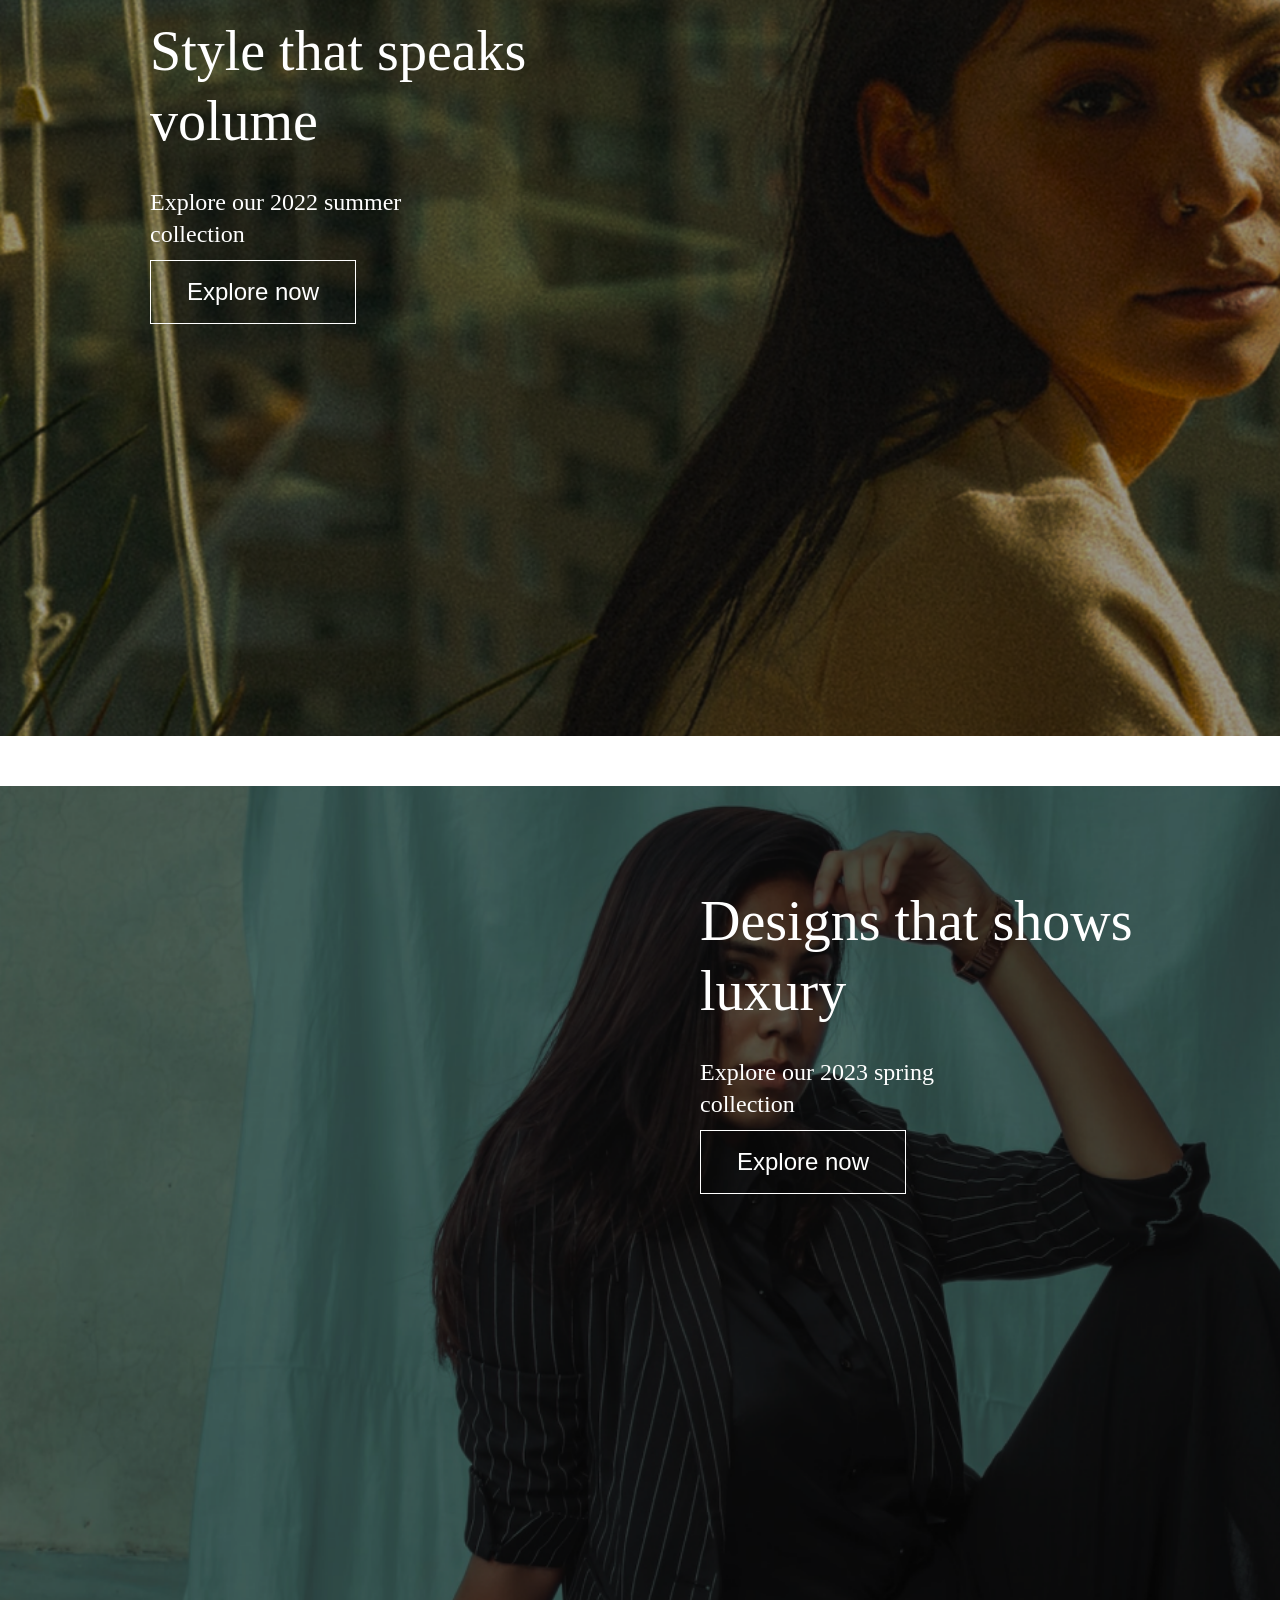
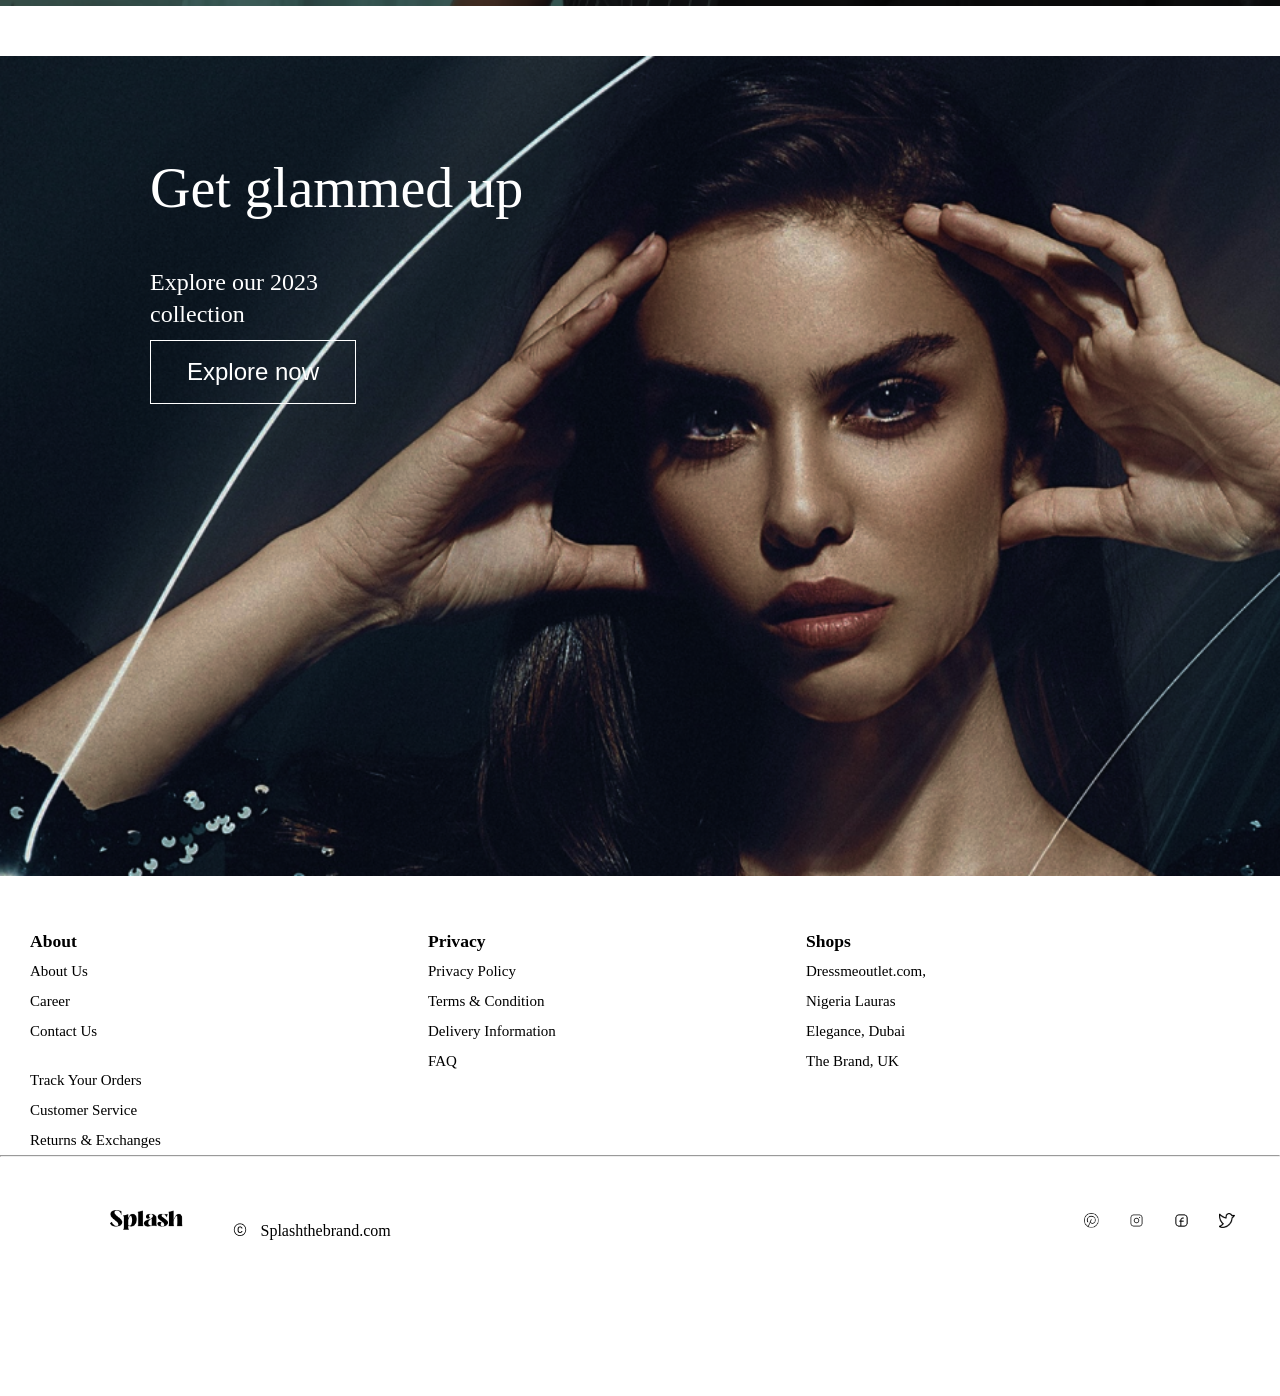
<file: home.html>
<!DOCTYPE html>
<html lang="en">
<head>
    <meta charset="UTF-8">
    <meta name="viewport" content="width=device-width, initial-scale=1.0">
    <title>Home</title>
    <link rel="stylesheet" href="home-style/header.css">
    <link rel="stylesheet" href="home-style/general.css">
    <link rel="stylesheet" href="home-style/main.css">
    <link rel="stylesheet" href="home-style/footer.css">
</head>
<body>
    <div class="header">
        <div class="head-bar">
            <div class="home">
                <img class="splash" src="home/SPLASH.png">
            
                <nav class="middle">
                    <a href="home.html" target="_blank">Home</a>
                    <a href="html/shop.html" target="_blank">Shop</a>
                    <a href="html/blog.html" target="_blank">Blog</a>
                    <a href="html/about.html" target="_blank">About</a>
                    <a href="html/contact.html" target="_blank">Contact</a>
                </nav>
            </div>

            <div class="search-bar">
                <img class="vector-search" src="home/Vector.png">
                <img class="vector-shop" src="home/Vector 1.png" alt="" class="store">
            </div>
        </div>

        <div class="outfit">
            <h1 class="make">
                Make a statement with every outfit
            </h1>
           <a href="html/information.html" target="_blank">
                <button class="shop-button">
                    Start shopping
                </button>
            </a>
        </div>
    </div>

    <div class="top">
        <h1 class="top-view">
            Top Collections

        </h1>
    </div>

    <div class="picture">
        <div class="image1">
            <div class="image">
                <img class="rect" src="home/Rectangle 26.png" alt="">
            </div>
            <div class="our">
                <div class="mont">
                    <p class="play">
                        Clauras Montani Playsuit 
                    </p>
                </div>
                <div class="money">
                    <p class="mon">$50,000</p>
                </div>
            </div>
        
        </div>

        <div class="image2">
            <div class="image-1">
                <img class="rect" src="home/Rectangle 37.png" alt="">
            </div>
            <div class="our">
                <div class="mont">
                    <p class="play">
                        Clauras Montani Jumpsuit  
                    </p>
                </div>
                <div class="money">
                    <p class="mon">$75,000</p>
                </div>
            </div>
            
        </div>
    </div>

    <div class="button6">
        <div class="button5">
            <button class="buttons">
                Buy Now
            </button>
            <button class="buttons1">
                Add to cart
            </button>
        </div>    
        <div class="button5"> 
            <button class="buttons2">
                Buy Now
            </button>
            <button class="buttons3">
                Add to cart
            </button>
        </div>  
    </div>

    <div class="picture">
        <div class="image1">
            <div class="image">
                <img class="rect" src="home/Rectangle 38.png" alt="">
            </div>
            <div class="our">
                <div class="mont">
                    <p class="play">
                        Short Casual MIni Gown 
                    </p>
                </div>
                <div class="money">
                    <p class="mon">$12,000</p>
                </div>
            </div>
        
        </div>

        <div class="image2">
            <div class="image-1">
                <img class="rect" src="home/Rectangle 39.png" alt="">
            </div>
            <div class="our">
                <div class="mont">
                    <p class="play">
                        Kims corperate wear  
                    </p>
                </div>
                <div class="money">
                    <p class="mon">$52,000</p>
                </div>
            </div>
            
        </div>
    </div>

    <div class="button6">
        <div class="button5">
            <button class="buttons">
                Buy Now
            </button>
            <button class="buttons1">
                Add to cart
            </button>
        </div>    
        <div class="button5"> 
            <button class="buttons2">
                Buy Now
            </button>
            <button class="buttons3">
                Add to cart
            </button>
        </div>  
    </div>

    <div class="top">
        <h1 class="top-view">
            Latest Arrivals

        </h1>
    </div>

    <section class="middle-1">
        <div class="style">
            <h1 class="use">
                Style that speaks volume

            </h1>
            <p class="const">
                Explore our 2022 summer collection
            </p>
            <button class="now">
                Explore now
            </button>

        </div>
    </section>

    <section class="middle-2">
        <div class="style-1">
            <h1 class="use">
                Designs  that shows luxury

            </h1>
            <p class="const">
                Explore our 2023  spring 
                collection
            </p>
            <button class="now">
                Explore now
            </button>

        </div>
    </section>

    <section class="middle-3">
        <div class="style -2">
            <h1 class="use-1">
                Get glammed up

            </h1>
            <p class="const">
                Explore our 2023  
                collection
            </p>
            <button class="now">
                Explore now
            </button>

        </div>
    </section>

    <footer>
        <div class="open">
            <div class="about">
                <h3 class="rom">
                    About
                </h3>
                <p class="time">
                    About Us
                    Career
                    Contact Us
                </p>
                <p class="con">
                    Track Your Orders
                </p>
                <p class="con-1">
                    Customer Service 
                </p>
                <p class="con-1">
                    Returns & Exchanges
                </p>
            </div>
            <div class="pravicy">
                <h3 class="pravite">
                    Privacy
                </h3>
                <p class="terms">
                    Privacy Policy
                    Terms & Condition
                    Delivery Information
                    FAQ
                </p>
                
                

            </div>
            <div class="shops0">
                <h3 class="shop-rite">
                    Shops
                </h3>
                <p class="uk">
                    Dressmeoutlet.com, Nigeria 
                    Lauras Elegance, Dubai
                    The Brand, UK
                </p>
            </div>
        </div>
        <hr>

        <div class="foot-bar">
            <div class="home-1">
                <img class="splash" src="home/Splash-1.png">
                <p >
                    <img class="vite" src="buy/bi_c-circle.png" 
                    alt=""> Splashthebrand.com 
                </p>
                
            
                
            </div>

            <div class="foo-bar-1">
                <img class="vector-search-1" src="home/Vector -1.png">
                <img class="vector-shop-1" src="home/ph_instagram-logo-light.png" alt="" class="store">
                <img class="vector-search-1" src="home/iconoir_facebook-tag.png">
                <img class="vector-search -1" src="home/Vector-2.png">
            </div>
        </div>
    </footer>
        
    
    
   
    
   
</body>
</html>
</file>
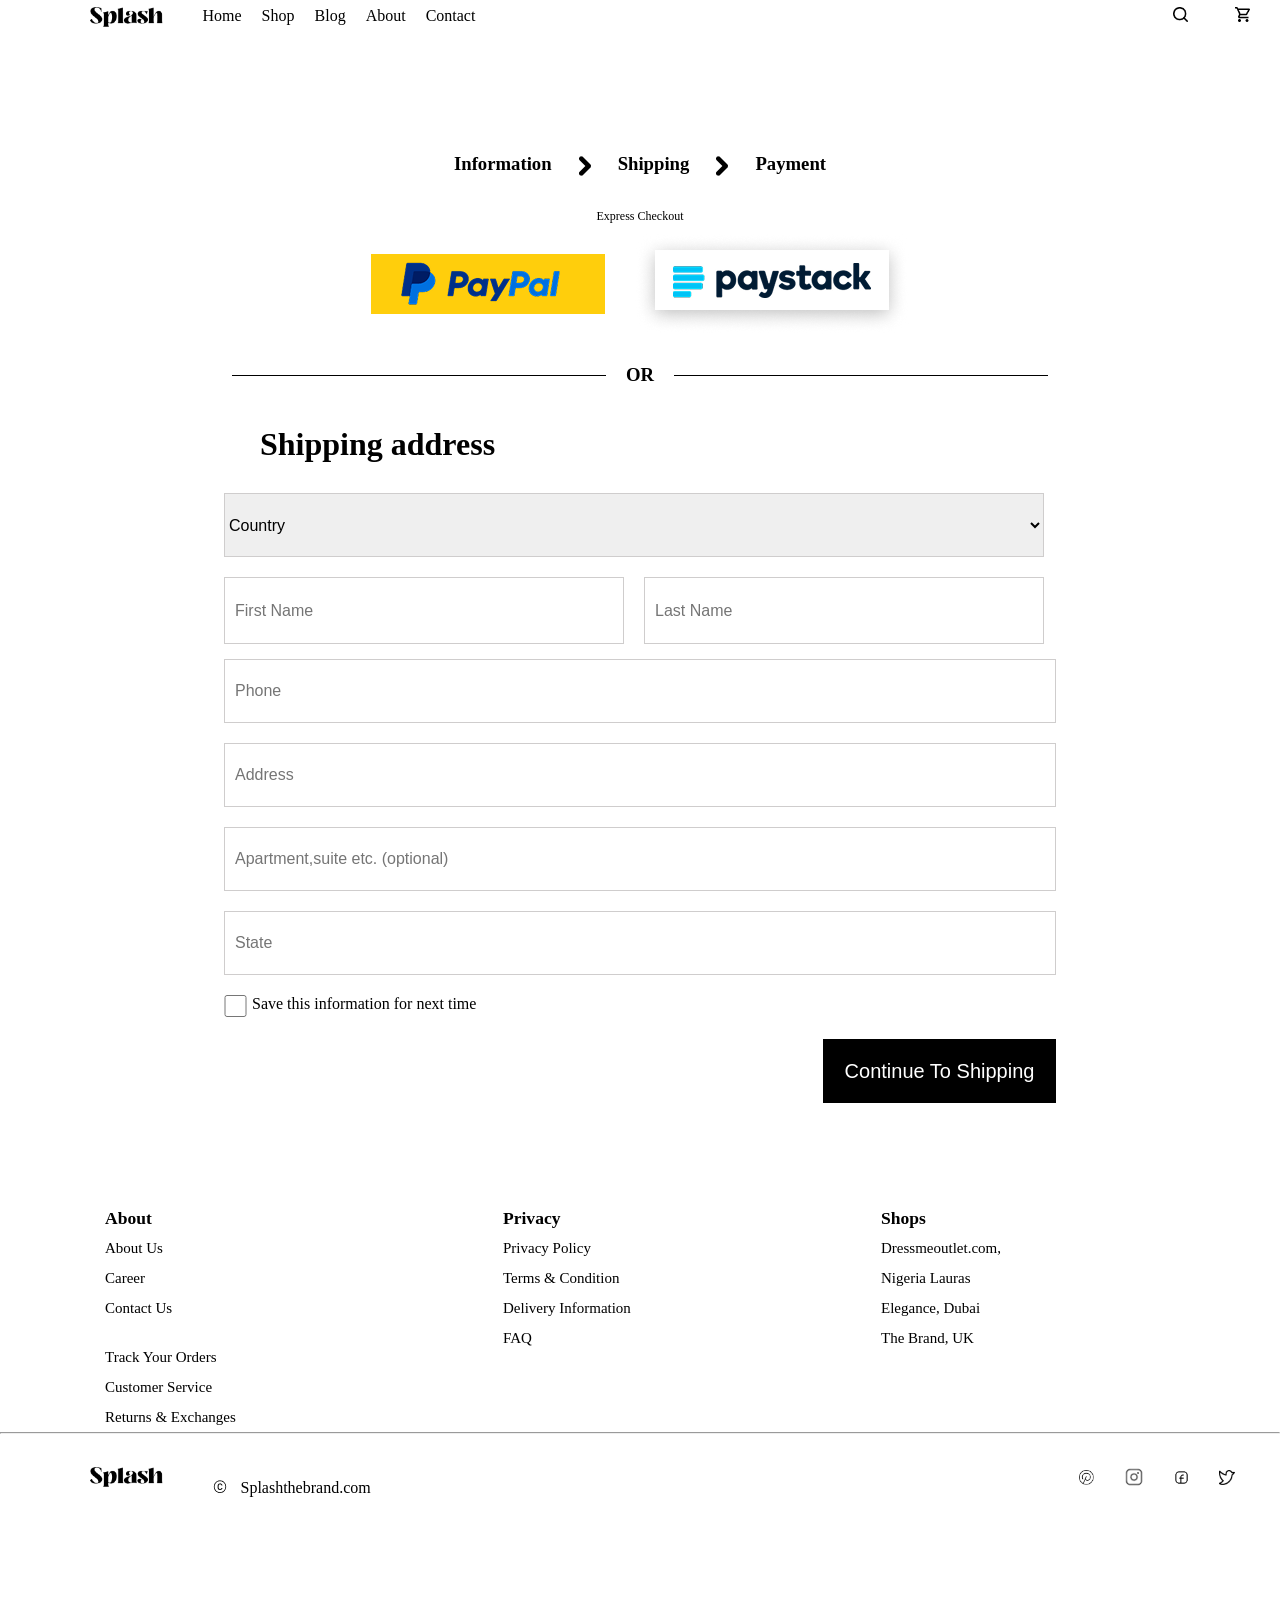
<file: information.html>
<!DOCTYPE html>
<html lang="en">
<head>
    <meta charset="UTF-8">
    <meta name="viewport" content="width=device-width, initial-scale=1.0">
    <title>Information</title>
    <link rel="stylesheet" href="info-style/heads.css">
    <link rel="stylesheet" href="info-style/general.css">
    <link rel="stylesheet" href="info-style/main.css">
    <link rel="stylesheet" href="info-style/footer.css">
</head>
<body>
    <div class="head-bar">
        <div class="home">
            <img class="splash" src="information/Splash-1.png">
            
            <nav class="middle">
                <a href="home.html" target="_blank">Home</a>
                <a href="shop.html" target="_blank">Shop</a>
                <a href="blog.html" target="_blank">Blog</a>
                <a href="about.html" target="_blank">About</a>
                <a href="contact.html" target="_blank">Contact</a>
            </nav>
        </div>

        <div class="search-bar">
            <img class="vector-search" src="information/Frame 120.png">
                
        </div>
    </div>

    <div class="contain">
        <div class="lov">
            <h3>  Information </h3>
            <img src="information/ion_chevron-forward.png" alt="" class="lov1">
            <h3>  Shipping </h3>
            <img src="information/ion_chevron-forward.png" alt="" class="lov1">
            <h3>  Payment </h3>
        </div>
        <div class="check-1">
            <p class="check">Express Checkout</p>
            <div class="love">
                <img src="information/Frame 185.png" alt="" class="lov2">
                <img src="information/Group 25.png" alt="" class="lov2">
            </div>
        </div>
        <div class="love-2">
            <img src="information/Line 19.png" alt="" class="live">
            <h3 class="live-1">OR</h3>
            <img src="information/Line 19.png" alt="" class="live">
        </div>
    </div>
    
    <div class="white-box">
             <h1>Shipping address</h1>
        </div>
    <div class="container">
        
        <div class="cons">
            <form action="" >
                <select name="name" id="" >
                    <option>Country</option>
                    <option>Nigeria</option>
                    <option>Ghana</option>
                    <option>Bokina-Faso</option>
                    <option>Kenya</option>
                    <option>Egypt</option>
                    <option>Morocco</option>
                    <option>Ethiopia</option>
                    <option>Cameroon</option>
                    <option>Uganda</option>
                    <option>Tanzania</option>
                    <option>United States</option>
                    <option>Canada</option>
                    <option>Mexico</option>
                    <option>Brazil</option>
                    <option>Argentina</option>
                    <option>Chile</option>
                    <option>Colombia</option>
                    <option>Peru</option>
                    <option>United Kingdom</option>
                    <option>France</option>
                    <option>Germany</option>
                    <option>Italy</option>
                    <option>Spain</option>
                    <option>Portugal</option>
                    <option>Netherlands</option>
                    <option>Belgium</option>
                    <option>Switzerland</option>
                    <option>Sweden</option>
                    <option>Norway</option>
                    <option>Russia</option>
                    <option>China</option>
                    <option>Japan</option>
                    <option>India</option>
                    <option>South Africa</option>
                </select>
                <div class="info">
                    <input type="text" class="name-2" placeholder="First Name" required>
                    <input type="text" class="name-2" placeholder="Last Name" required>
                </div>
                <input type="text" class="name-1" placeholder="Phone" required>
                <input type="text" class="name-1" placeholder="Address" required>
                <input type="text" class="name-1" placeholder="Apartment,suite etc. (optional)" required>
                <input type="text" class="name-1" placeholder="State" required>
                <div class="address">
                    <input type="checkbox" class="lop">
                    <p class="save">
                        Save this information for next time
                    </p>
                </div>
                <div class="sub">
                    <button class="submit">
                        Continue To Shipping
                    </button>
                </div>
       
            </form>

            
        </div>
    </div>

    <footer>
        <div class="open">
            <div class="about1">
                <h3 class="rom">
                    About
                </h3>
                <p class="time">
                    About Us
                    Career
                    Contact Us
                </p>
                <p class="con">
                    Track Your Orders
                </p>
                <p class="con-1">
                    Customer Service 
                </p>
                <p class="con-1">
                    Returns & Exchanges
                </p>
            </div>
            <div class="pravicy">
                <h3 class="pravite">
                    Privacy
                </h3>
                <p class="terms">
                    Privacy Policy
                    Terms & Condition
                    Delivery Information
                    FAQ
                </p>
                
                

            </div>
            <div class="shops0">
                <h3 class="shop-rite">
                    Shops
                </h3>
                <p class="uk">
                    Dressmeoutlet.com, Nigeria 
                    Lauras Elegance, Dubai
                    The Brand, UK
                </p>
            </div>
        </div>
        <hr>

        <div class="foot-bar">
            <div class="home-1">
                <img class="splash-1" src="information/Splash-1.png">
                <p >
                    <img class="vite" src="information/bi_c-circle.png" 
                    alt=""> Splashthebrand.com
                </p>
                
            
            </div>

            <div class="foo-bar">
                <img class="vector-search" src="information/Vector -1.png">
                <img class="vector-shop" src="information/ph_instagram-logo-light.png" alt="" class="store">
                <img class="vector-search" src="information/iconoir_facebook-tag.png">
                <img class="vector-search" src="information/Vector-2.png">
            </div>
        </div>
    </footer>
</body>
</html>
</file>
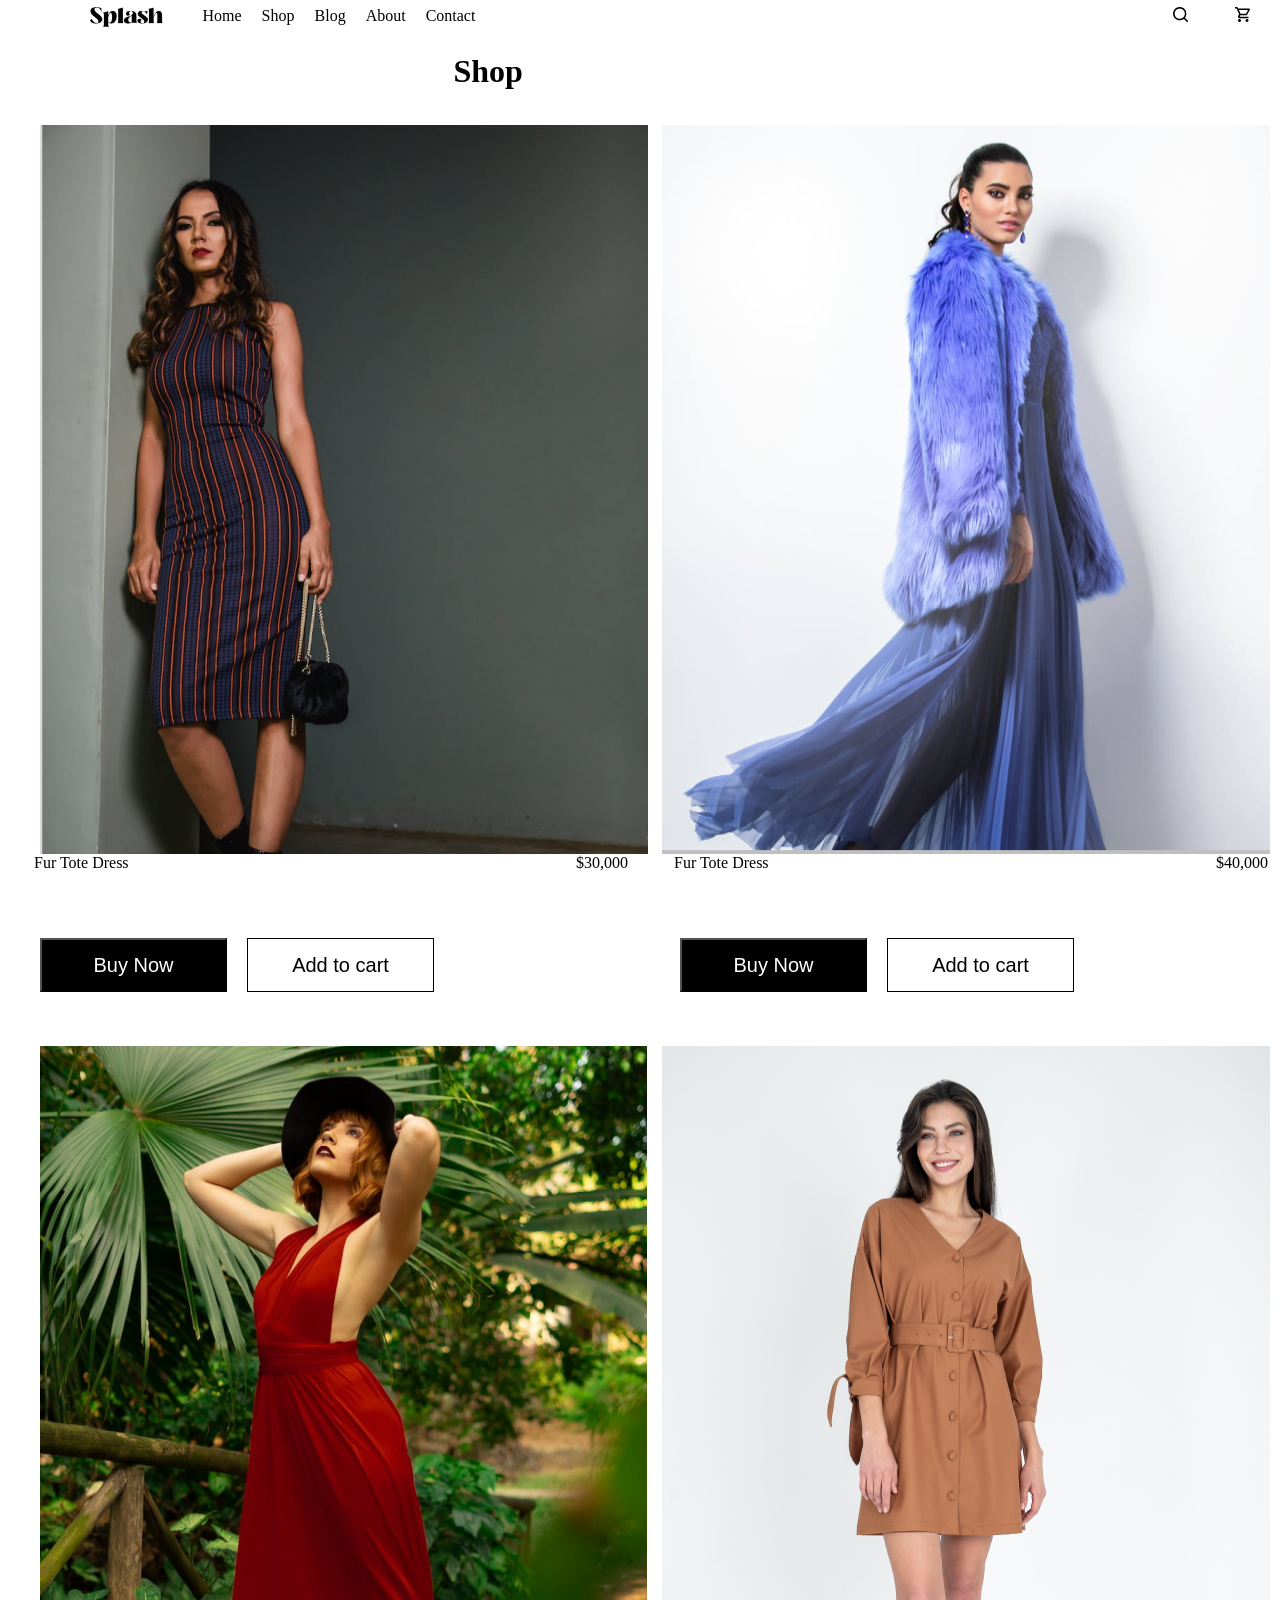
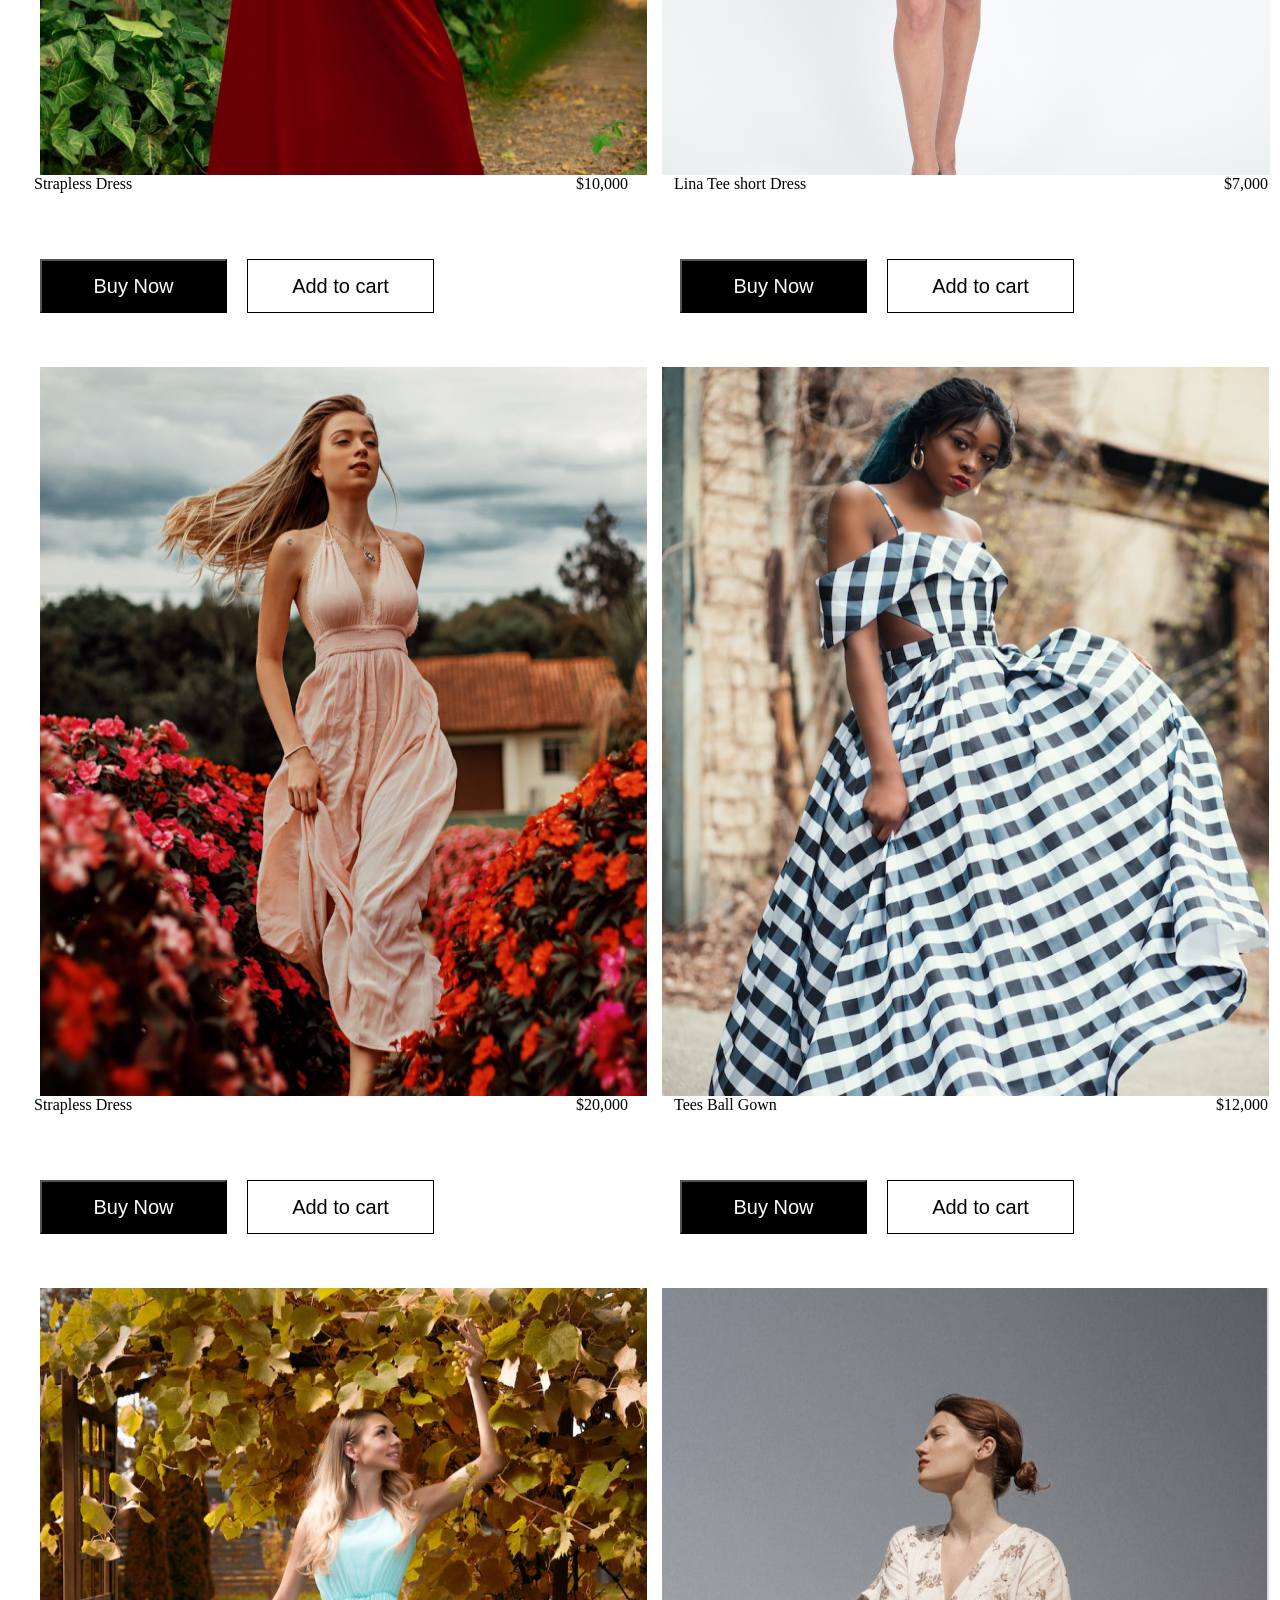
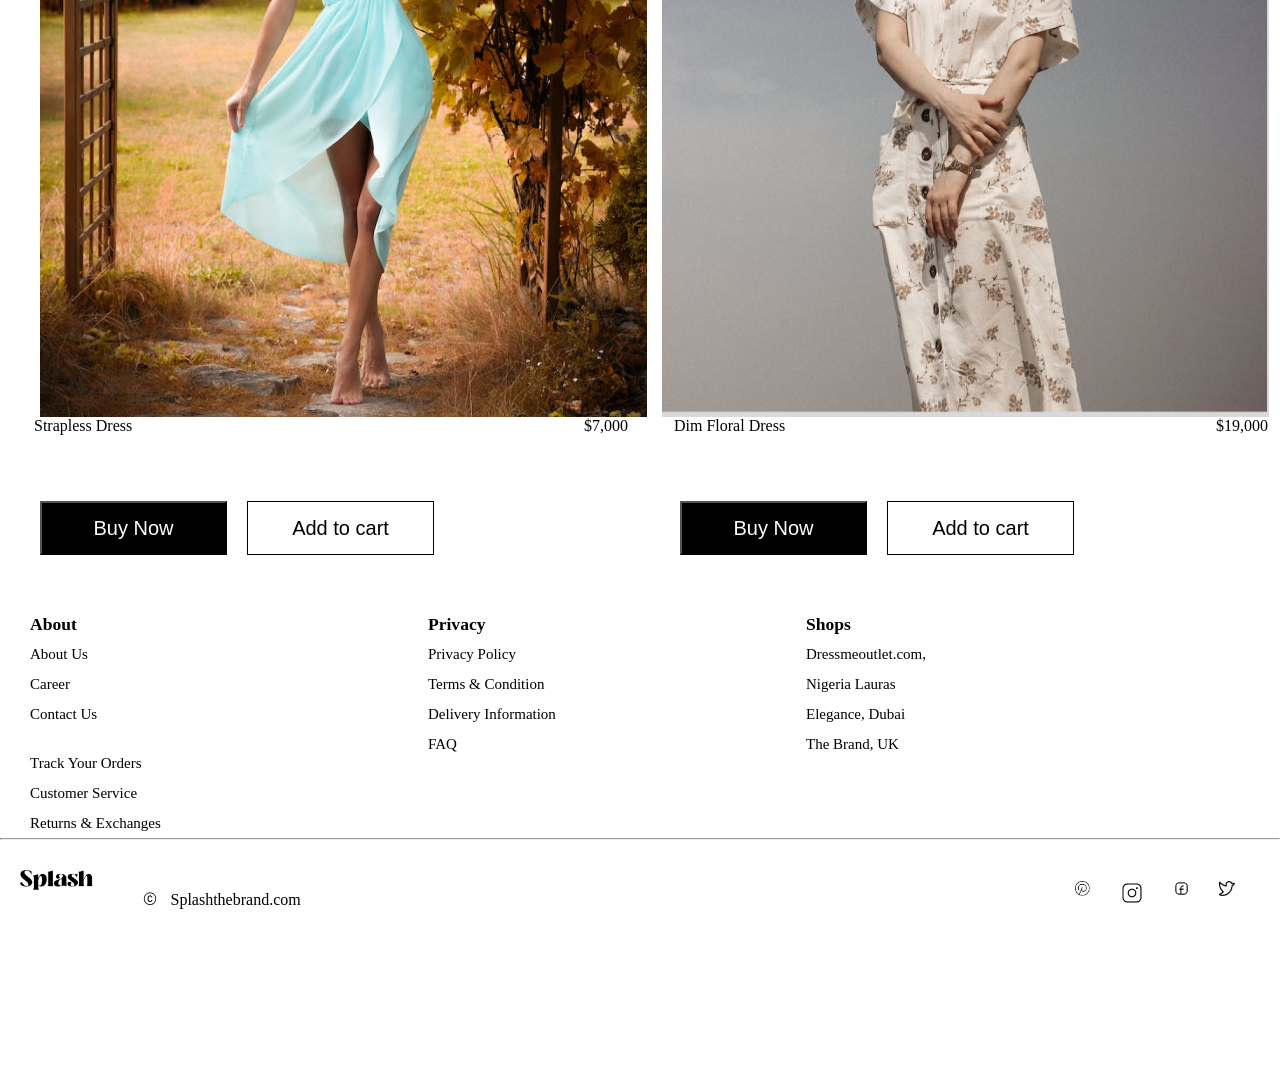
<file: shop.html>
<!DOCTYPE html>
<html lang="en">
<head>
    <meta charset="UTF-8">
    <meta name="viewport" content="width=device-width, initial-scale=1.0">
    <title>Shop</title>
    <link rel="stylesheet" href="shop-style/heads.css">
    <link rel="stylesheet" href="shop-style/general.css">
    <link rel="stylesheet" href="shop-style/main.css">
    <link rel="stylesheet" href="shop-style/footer.css">
</head>
<body>
    <div class="head-bar">
            <div class="home">
                <img class="splash" src="blog/Splash-1.png">
            
                <nav class="middle">
                    <a href="home.html" target="_blank">Home</a>
                    <a href="shop.html" target="_blank">Shop</a>
                    <a href="blog.html" target="_blank">Blog</a>
                    <a href="about.html" target="_blank">About</a>
                    <a href="contact.html" target="_blank">Contact</a>
                </nav>
            </div>

            <div class="search-bar">
                <img class="vector-search" src="blog/Frame 120.png">
                
            </div>
    </div>

    <div class="top">
        <h1 class="top-view">
            Shop

        </h1>
    </div>


    <div class="picture">
        <div class="image1">
            <div class="image">
                <img class="rect" src="shop/Rectangle 61.png" alt="">
            </div>
            <div class="our">
                <div class="mont">
                    <p class="play">
                        Fur Tote Dress 
                    </p>
                </div>
                <div class="money">
                    <p class="mon">$30,000</p>
                </div>
            </div>
        
        </div>

        <div class="image2">
            <div class="image-1">
                <img class="rect" src="shop/Rectangle 58.png" alt="">
            </div>
            <div class="our">
                <div class="mont">
                    <p class="play">
                        Fur Tote Dress  
                    </p>
                </div>
                <div class="money">
                    <p class="mon">$40,000</p>
                </div>
            </div>
            
        </div>
    </div>

    <div class="button6">
        <div class="button5">
            <button class="buttons">
                Buy Now
            </button>
            <button class="buttons1">
                Add to cart
            </button>
        </div>    
        <div class="button5"> 
            <button class="buttons2">
                Buy Now
            </button>
            <button class="buttons3">
                Add to cart
            </button>
        </div>  
    </div>

    
    <div class="picture">
        <div class="image1">
            <div class="image">
                <img class="rect" src="shop/Rectangle 65.png" alt="">
            </div>
            <div class="our">
                <div class="mont">
                    <p class="play">
                        Strapless Dress 
                    </p>
                </div>
                <div class="money">
                    <p class="mon">$10,000</p>
                </div>
            </div>
        
        </div>

        <div class="image2">
            <div class="image-1">
                <img class="rect" src="shop/image 27.png" alt="">
            </div>
            <div class="our">
                <div class="mont">
                    <p class="play">
                        Lina Tee short Dress  
                    </p>
                </div>
                <div class="money">
                    <p class="mon">$7,000</p>
                </div>
            </div>
            
        </div>
    </div>

    
    <div class="button6">
        <div class="button5">
            <button class="buttons">
                Buy Now
            </button>
            <button class="buttons1">
                Add to cart
            </button>
        </div>    
        <div class="button5"> 
            <a href="buy.html" target="_blank">
                <button class="buttons2">
                    Buy Now
                </button>
            </a>
           
            <button class="buttons3">
                Add to cart
            </button>
        </div>  
    </div>

    
    <div class="picture">
        <div class="image1">
            <div class="image">
                <img class="rect" src="shop/Rectangle 63.png" alt="">
            </div>
            <div class="our">
                <div class="mont">
                    <p class="play">
                        Strapless Dress 
                    </p>
                </div>
                <div class="money">
                    <p class="mon">$20,000</p>
                </div>
            </div>
        
        </div>

        <div class="image2">
            <div class="image-1">
                <img class="rect" src="shop/Rectangle 66.png" alt="">
            </div>
            <div class="our">
                <div class="mont">
                    <p class="play">
                        Tees Ball Gown  
                    </p>
                </div>
                <div class="money">
                    <p class="mon">$12,000</p>
                </div>
            </div>
            
        </div>
    </div>

     <div class="button6">
        <div class="button5">
            <button class="buttons">
                Buy Now
            </button>
            <button class="buttons1">
                Add to cart
            </button>
        </div>    
        <div class="button5"> 
            <button class="buttons2">
                Buy Now
            </button>
            <button class="buttons3">
                Add to cart
            </button>
        </div>  
    </div>

    
    <div class="picture">
        <div class="image1">
            <div class="image">
                <img class="rect" src="shop/Rectangle 62.png" alt="">
            </div>
            <div class="our">
                <div class="mont">
                    <p class="play">
                        Strapless Dress 
                    </p>
                </div>
                <div class="money">
                    <p class="mon">$7,000</p>
                </div>
            </div>
        
        </div>

        <div class="image2">
            <div class="image-1">
                <img class="rect" src="shop/Rectangle 60.png" alt="">
            </div>
            <div class="our">
                <div class="mont">
                    <p class="play">
                        Dim Floral Dress 
                    </p>
                </div>
                <div class="money">
                    <p class="mon">$19,000</p>
                </div>
            </div>
            
        </div>
    </div>

     <div class="button6">
        <div class="button5">
            <button class="buttons">
                Buy Now
            </button>
            <button class="buttons1">
                Add to cart
            </button>
        </div>    
        <div class="button5"> 
            <button class="buttons2">
                Buy Now
            </button>
            <button class="buttons3">
                Add to cart
            </button>
        </div>  
    </div>

    <footer>
        <div class="open">
            <div class="about">
                <h3 class="rom">
                    About
                </h3>
                <p class="time">
                    About Us
                    Career
                    Contact Us
                </p>
                <p class="con">
                    Track Your Orders
                </p>
                <p class="con-1">
                    Customer Service 
                </p>
                <p class="con-1">
                    Returns & Exchanges
                </p>
            </div>
            <div class="pravicy">
                <h3 class="pravite">
                    Privacy
                </h3>
                <p class="terms">
                    Privacy Policy
                    Terms & Condition
                    Delivery Information
                    FAQ
                </p>
                
                

            </div>
            <div class="shops0">
                <h3 class="shop-rite">
                    Shops
                </h3>
                <p class="uk">
                    Dressmeoutlet.com, Nigeria 
                    Lauras Elegance, Dubai
                    The Brand, UK
                </p>
            </div>
        </div>
        <hr>

        <div class="foot-bar">
            <div class="home-1">
                <img class="splash-1" src="shop/Splash-1.png">
                <p >
                    <img class="vite" src="shop/bi_c-circle.png" 
                    alt=""> Splashthebrand.com
                </p>
                
            
            </div>

            <div class="foo-bar">
                <img class="vector-search" src="shop/Vector -1.png">
                <img class="vector-shop-1" src="shop/ph_instagram-logo-light.png" alt="" class="store">
                <img class="vector-search" src="shop/iconoir_facebook-tag.png">
                <img class="vector-search" src="shop/Vector-2.png">
            </div>
        </div>
    </footer>

    
</body>
</html>
</file>
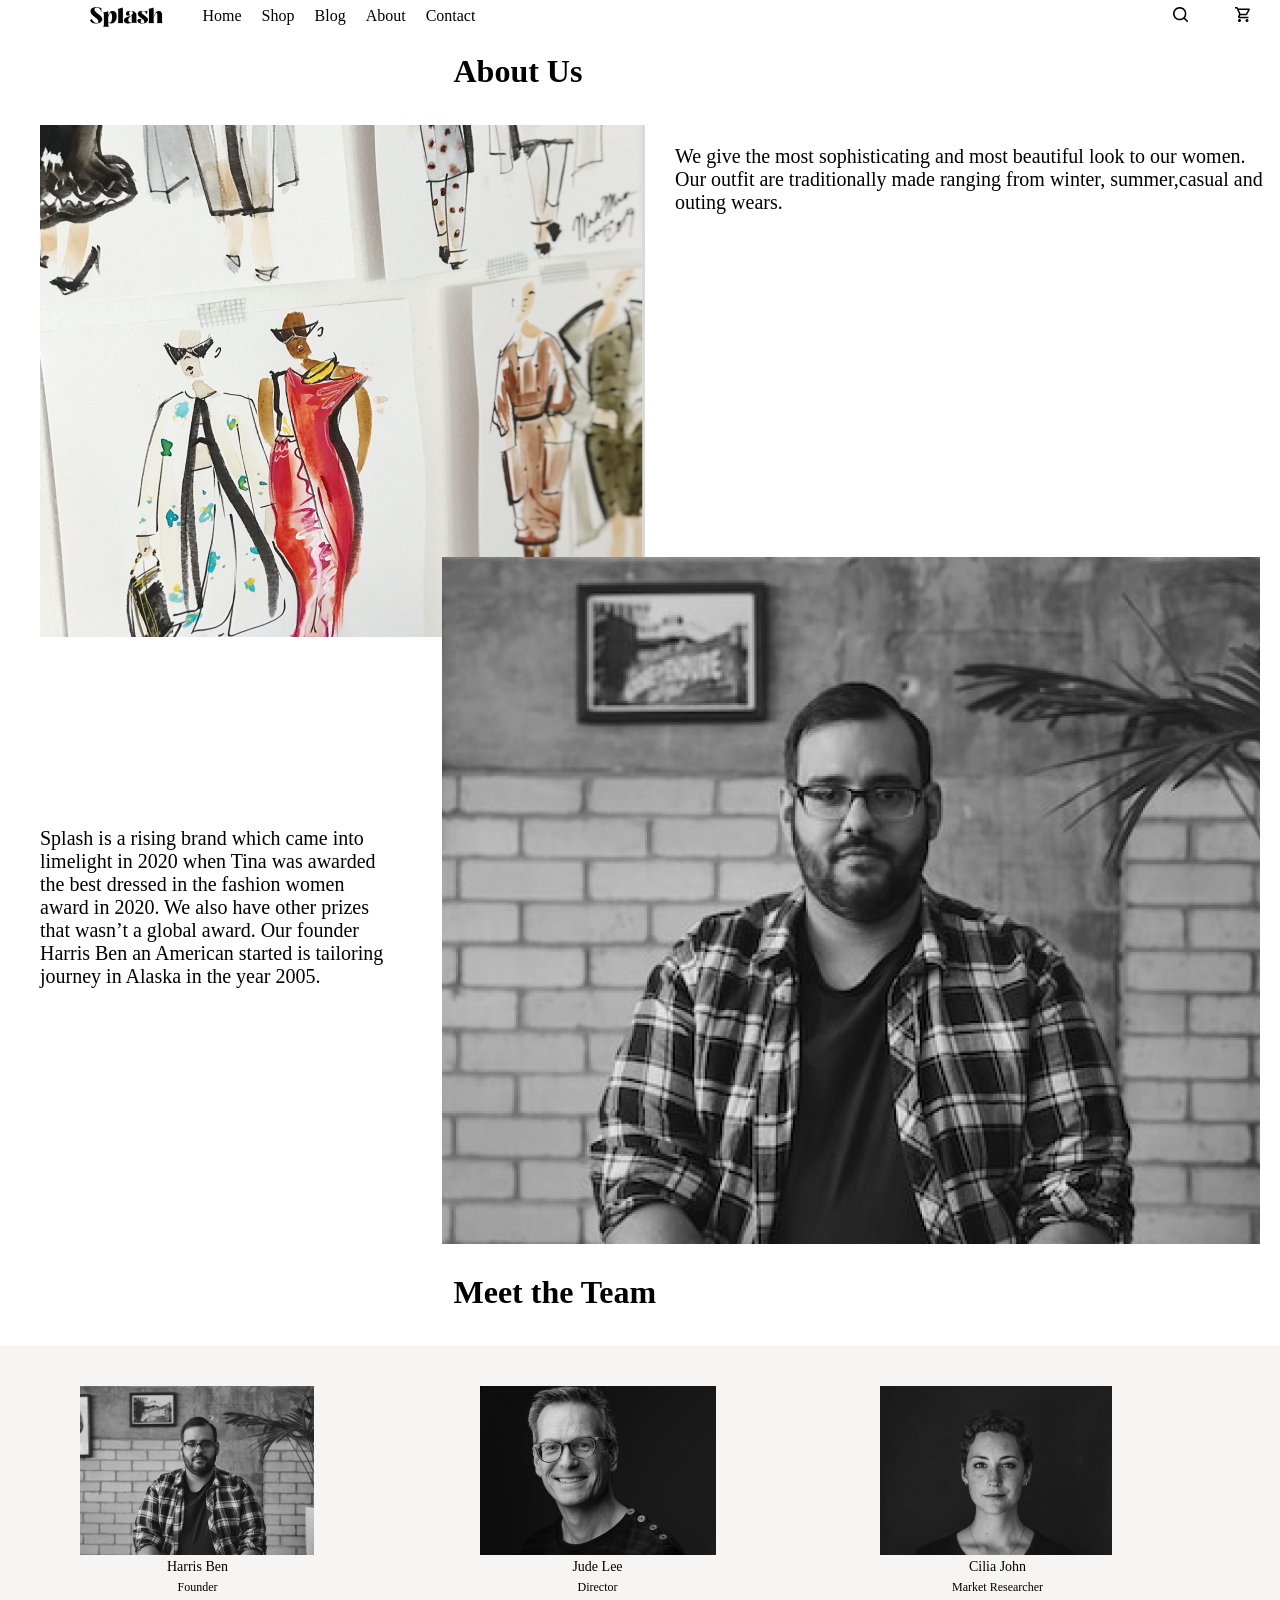
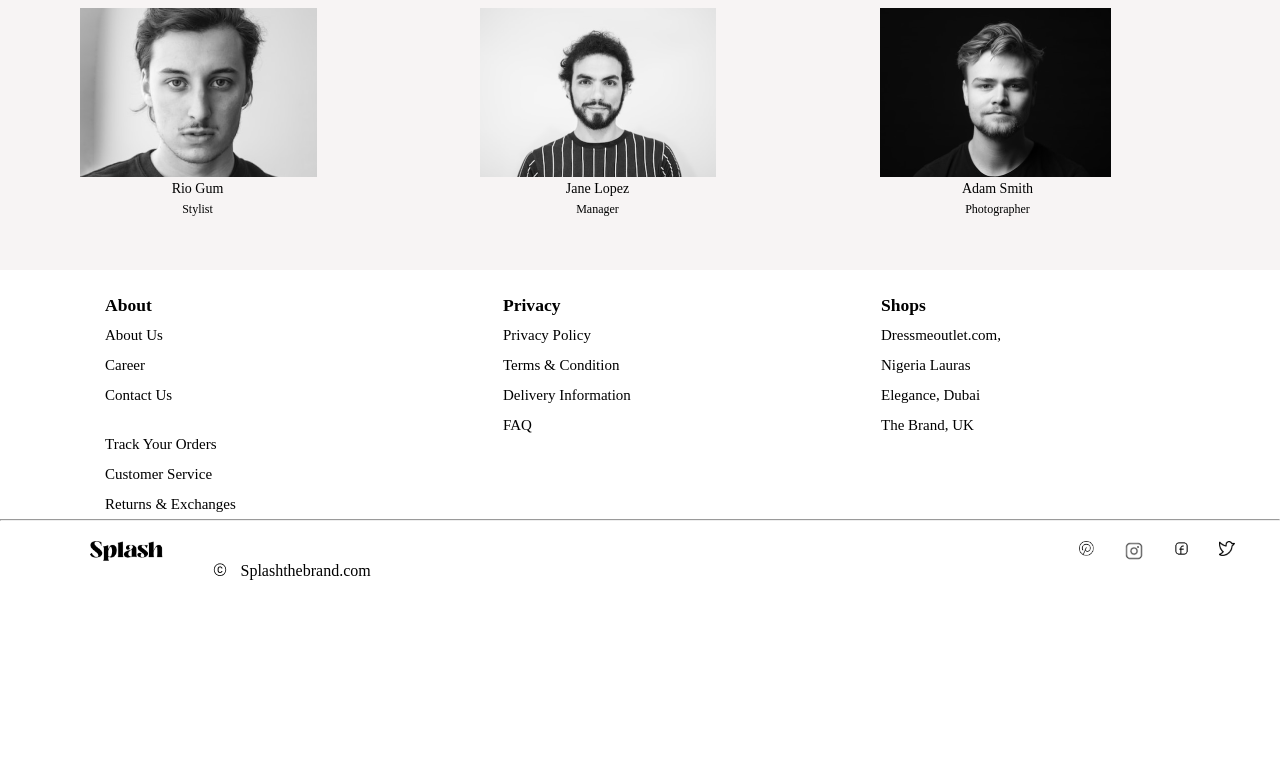
<file: html/about.html>
<!DOCTYPE html>
<html lang="en">
<head>
    <meta charset="UTF-8">
    <meta name="viewport" content="width=device-width, initial-scale=1.0">
    <title>About</title>
    <link rel="stylesheet" href="/about-style/general.css">
    <link rel="stylesheet" href="/about-style/heads.css">
    <link rel="stylesheet" href="/about-style/main.css">
    <link rel="stylesheet" href="/about-style/footer.css">
</head>
<body>
    <div class="head-bar">
        <div class="home">
            <img class="splash" src="/about/Splash-1.png">
            
            <nav class="middle">
                <a href="/index.html" target="_blank">Home</a>
                <a href="shop.html" target="_blank">Shop</a>
                <a href="blog.html" target="_blank">Blog</a>
                <a href="about.html" target="_blank">About</a>
                <a href="contact.html" target="_blank">Contact</a>
            </nav>
        </div>

        <div class="search-bar">
            <img class="vector-search" src="/about/Frame 120.png">
                
        </div>
    </div>

    <div class="top">
        <h1 class="top-view">
            About Us

        </h1>
    </div>

    <div class="about">
        <div class="pic">
            <img src="/about/Rectangle 74.png" alt="">
        </div>
        <div class="pics">
            <p>
                We give the most sophisticating  and most  beautiful look to 
                our women. Our outfit are traditionally made ranging from winter,
                summer,casual and outing wears.
            </p>
        </div>
    </div>

    <div class="about-1">
        
        <div class="pics-1">
            <p class="pics-2">
                Splash is a rising brand which came into limelight in  2020 when Tina 
                was awarded the best dressed in the fashion women award in 2020. We also 
                have  other prizes that wasn’t a global award. Our founder Harris Ben an 
                American started is tailoring journey in Alaska in the year 2005. 
                
            </p>
        </div>
        <div class="pic-1">
            <img src="/about/Rectangle 52.png" alt="">
        </div>
    </div>

    <div class="top-1">
        <h1 class="top-view">
            Meet the Team

        </h1>
    </div>

    <div class="us">
        <div class="team">
            <div class="pic-2">
                <img src="/about/Rectangle 51.png" alt="">
            </div>
            <div class="view">
                <p class="author">
                    Harris Ben
                </p>
                <p class="title">
                    Founder
                </p>
            </div>
        </div>

        <div class="team">
            <div class="pic-2">
                <img src="/about/Rectangle 49.png" alt="">
            </div>
            <div class="view">
                <p class="author">
                    Jude Lee

                </p>
                <p class="title">
                    Director
                </p>
            </div>
        </div>

        <div class="team">
            <div class="pic-2">
                <img src="/about/Rectangle 46.png" alt="">
            </div>
            <div class="view">
                <p class="author">
                    Cilia John

                </p>
                <p class="title">
                    Market Researcher
                </p>
            </div>
        </div>

        <div class="team">
            <div class="pic-2">
                <img src="/about/Rectangle 47.png" alt="">
            </div>
            <div class="view">
                <p class="author">
                    Rio Gum
                </p>
                <p class="title">
                    Stylist
                </p>
            </div>
        </div>

        <div class="team">
            <div class="pic-2">
                <img src="/about/Rectangle 48.png" alt="">
            </div>
            <div class="view">
                <p class="author">
                    Jane Lopez
                </p>
                <p class="title">
                    Manager
                </p>
            </div>
        </div>

        <div class="team">
            <div class="pic-2">
                <img src="/about/Rectangle 50.png" alt="">
            </div>
            <div class="view">
                <p class="author">
                    Adam Smith
                </p>
                <p class="title">
                    Photographer
                </p>
            </div>
        </div>
    </div>

    <footer>
        <div class="open">
            <div class="about1">
                <h3 class="rom">
                    About
                </h3>
                <p class="time">
                    About Us
                    Career
                    Contact Us
                </p>
                <p class="con">
                    Track Your Orders
                </p>
                <p class="con-1">
                    Customer Service 
                </p>
                <p class="con-1">
                    Returns & Exchanges
                </p>
            </div>
            <div class="pravicy">
                <h3 class="pravite">
                    Privacy
                </h3>
                <p class="terms">
                    Privacy Policy
                    Terms & Condition
                    Delivery Information
                    FAQ
                </p>
                
                

            </div>
            <div class="shops0">
                <h3 class="shop-rite">
                    Shops
                </h3>
                <p class="uk">
                    Dressmeoutlet.com, Nigeria 
                    Lauras Elegance, Dubai
                    The Brand, UK
                </p>
            </div>
        </div>
        
        <hr>
        <div class="foot-bar">
            <div class="home-1">
                <img class="splash-1" src="/about/Splash-1.png">
                <p >
                    <img class="vite" src="/shop/bi_c-circle.png" 
                    alt=""> Splashthebrand.com
                </p>
                
            
            </div>

            <div class="foo-bar">
                <img class="vector-search" src="/about/Vector -1.png">
                <img class="vector-shop-1" src="/about/ph_instagram-logo-light.png" alt="" class="store">
                <img class="vector-search" src="/about/iconoir_facebook-tag.png">
                <img class="vector-search" src="/about/Vector-2.png">
            </div>
        </div>
    </footer>
    

</body>
</html>
</file>
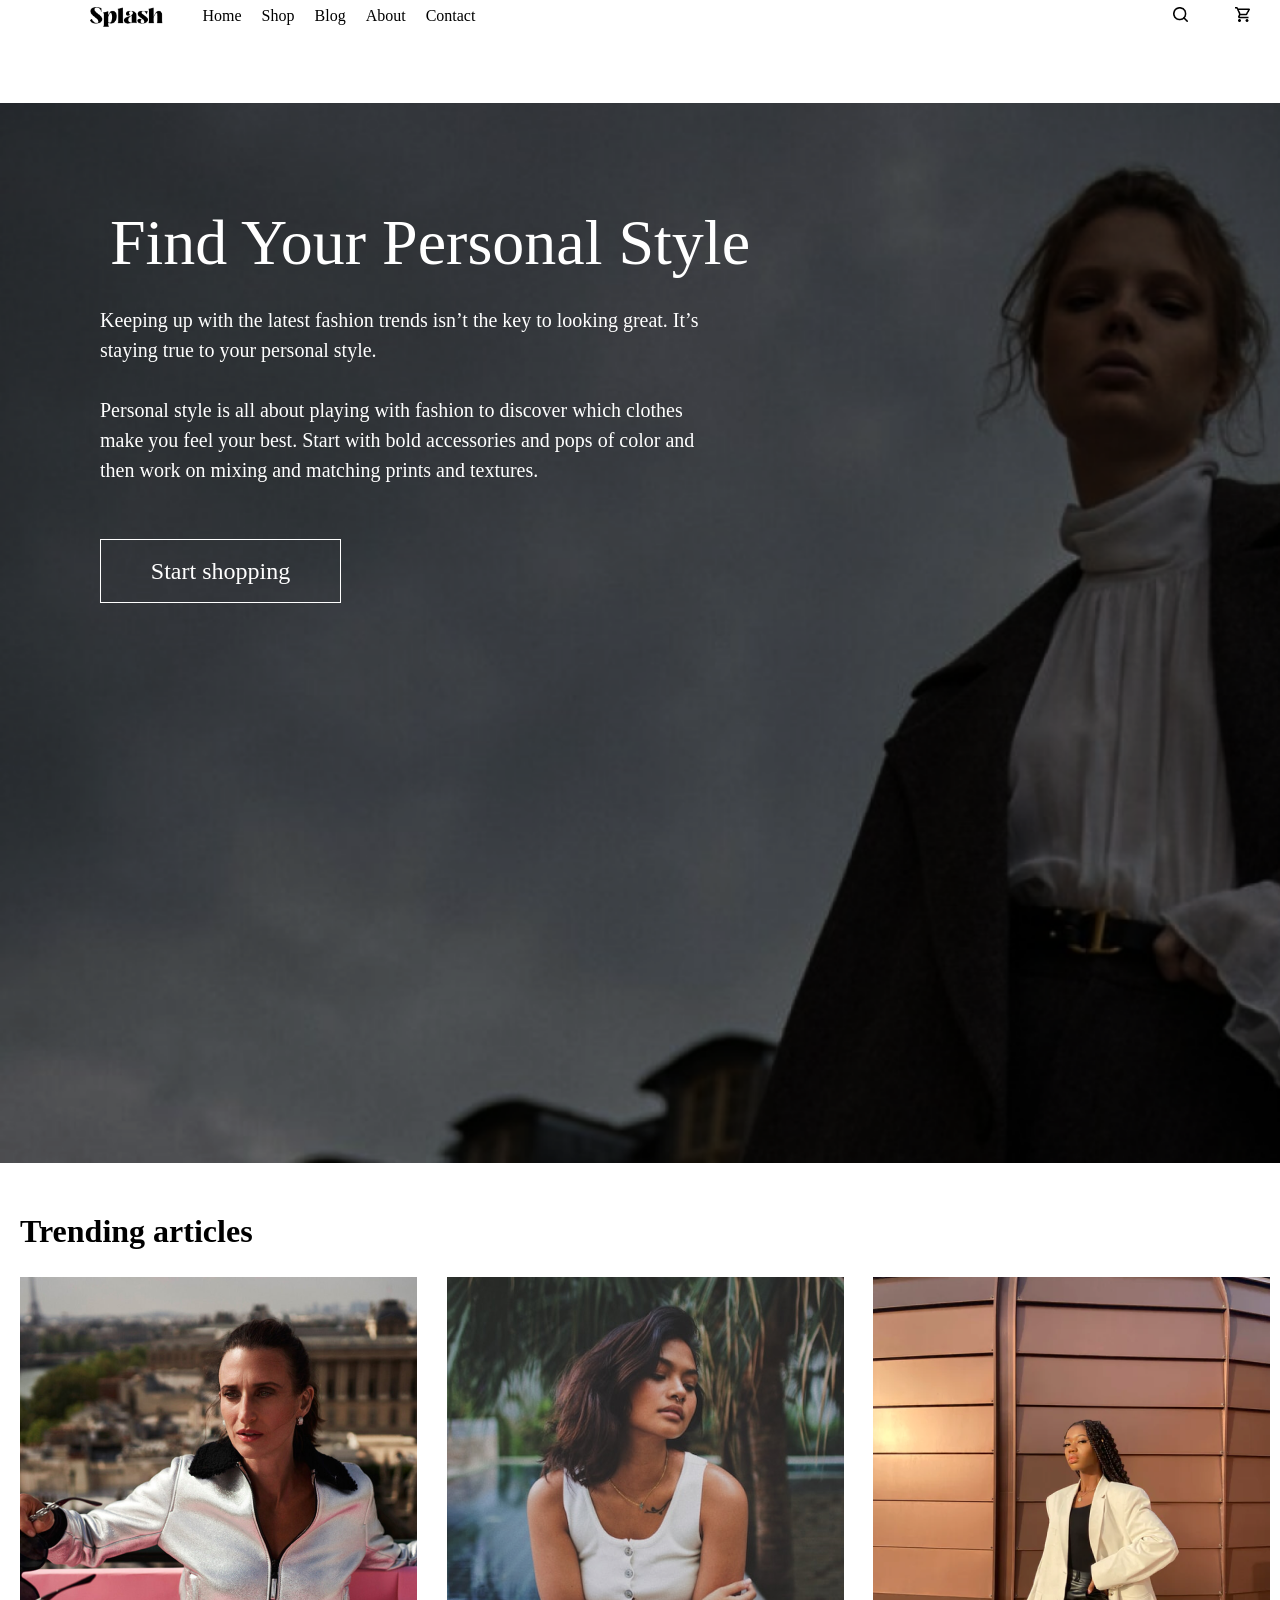
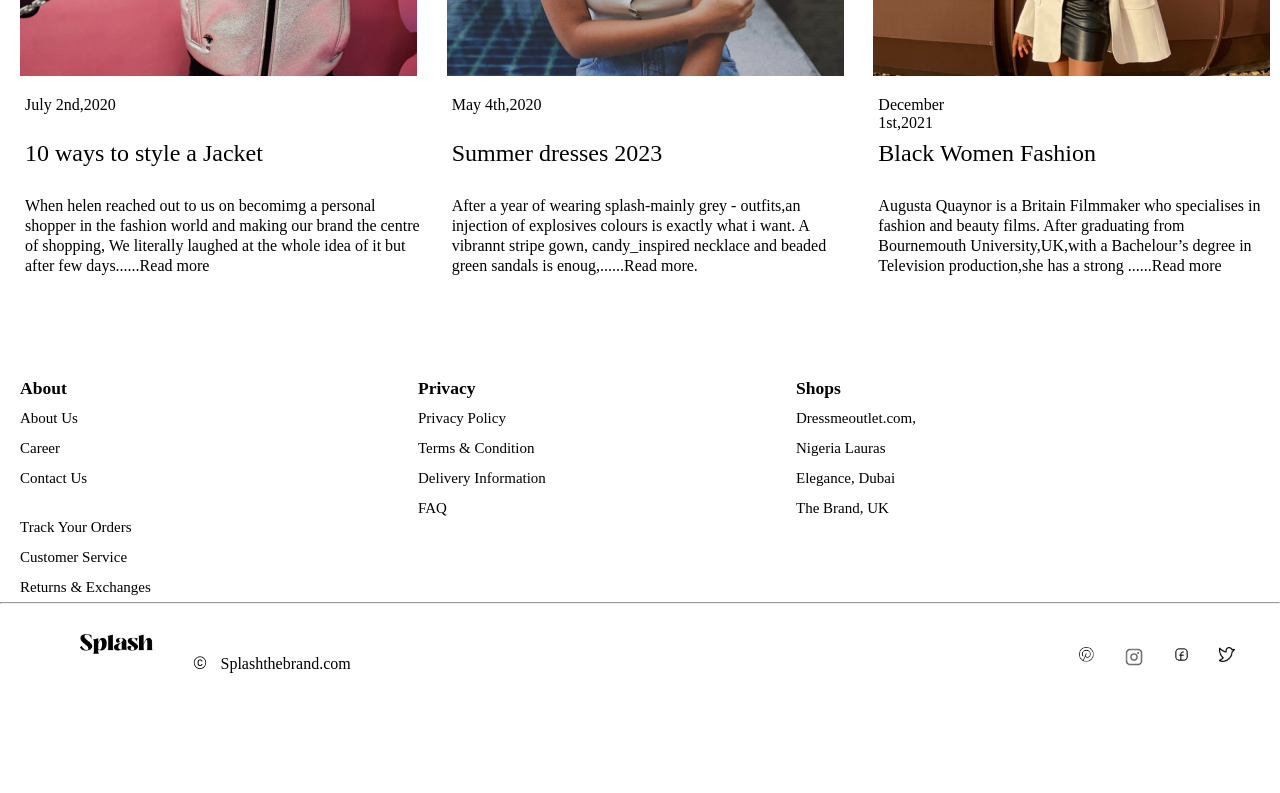
<file: html/blog.html>
<!DOCTYPE html>
<html lang="en">
<head>
    <meta charset="UTF-8">
    <meta name="viewport" content="width=device-width, initial-scale=1.0">
    <title>Blog</title>
    <link rel="stylesheet" href="/blog-style/head.css">
    <link rel="stylesheet" href="/blog-style/general.css">
    <link rel="stylesheet" href="/blog-style/main.css">
    <link rel="stylesheet" href="/blog-style/footer.css">
</head>
<body>
    <div class="head-bar">
            <div class="home">
                <img class="splash" src="/blog/Splash-1.png">
            
                <nav class="middle">
                    <a href="/index.html" target="_blank">Home</a>
                    <a href="shop.html" target="_blank">Shop</a>
                    <a href="blog.html" target="_blank">Blog</a>
                    <a href="about.html" target="_blank">About</a>
                    <a href="contact.html" target="_blank">Contact</a>
                </nav>
            </div>

            <div class="search-bar">
                <img class="vector-search" src="/blog/Frame 120.png">
                
            </div>
    </div>

    <div class="header">
        
        <div class="outfit">
            <h1 class="make">
                Find Your Personal Style
            </h1>
            <p class="low">
                Keeping up with the latest fashion trends isn’t the key to looking great. 
                It’s staying true to your personal style.
                <br><br>
                Personal style is all about playing with fashion to discover which clothes 
                make you feel your best. Start with bold accessories and pops of color and 
                then work on mixing and matching prints and textures.
            </p>
           <a href="information.html" target="_blank">
                <button class="shop-button">
                    Start shopping
                </button>
            </a>
        </div>
    </div>

    <div class="art">
        <h1 class="trem">
            Trending articles
        </h1>
        
    </div>

    <div class="glory">
            <div class="high">
            <div class="mage">
                <img src="/blog/image 6.png" 
                    alt="" class="go">
            </div>
            <div class="pool">
                <p class="fool">
                    July 2nd,2020

                </p>
                <h1 class="flow">
                    10 ways to style a Jacket
                </h1>
                <p class="fool-1">
                    When helen reached out to us on becomimg a personal 
                    shopper in the fashion world and making our brand the 
                    centre of shopping, We literally laughed at the whole
                    idea of it but after few days......Read more
                </p>
            </div>
        </div>

        <div class="high">
            <div class="mage">
                <img src="/blog/image 7.png" 
                    alt="" class="go">
            </div>
            <div class="pool">
                <p class="fool">
                    May 4th,2020

                </p>
                <h1 class="flow">
                    Summer dresses 2023
                </h1>
                <p class="fool-1">
                    After a year of wearing splash-mainly grey - 
                    outfits,an injection of explosives colours is 
                    exactly what i want. A vibrannt stripe gown,
                    candy_inspired necklace and beaded green sandals 
                    is enoug,......Read more.   
                </p>
            </div>
        </div>

        <div class="high">
            <div class="mage">
                <img src="/blog/image 8.png" 
                    alt="" class="go">
            </div>
            <div class="pool">
                <p class="fool">
                    December 1st,2021

                </p>
                <h1 class="flow">
                    Black Women Fashion
                </h1>
                <p class="fool-1">
                    Augusta Quaynor is a Britain Filmmaker who specialises 
                    in fashion and beauty films. After graduating from Bournemouth
                    University,UK,with a Bachelour’s degree in Television production,she 
                    has a strong ......Read more
                </p>
            </div>
        </div>
    </div>

    <footer>
        <div class="open">
            <div class="about">
                <h3 class="rom">
                    About
                </h3>
                <p class="time">
                    About Us
                    Career
                    Contact Us
                </p>
                <p class="con">
                    Track Your Orders
                </p>
                <p class="con-1">
                    Customer Service 
                </p>
                <p class="con-1">
                    Returns & Exchanges
                </p>
            </div>
            <div class="pravicy">
                <h3 class="pravite">
                    Privacy
                </h3>
                <p class="terms">
                    Privacy Policy
                    Terms & Condition
                    Delivery Information
                    FAQ
                </p>
                
                

            </div>
            <div class="shops0">
                <h3 class="shop-rite">
                    Shops
                </h3>
                <p class="uk">
                    Dressmeoutlet.com, Nigeria 
                    Lauras Elegance, Dubai
                    The Brand, UK
                </p>
            </div>
        </div>
        <hr>
        <div class="foot-bar">
            <div class="home">
                <img class="splash-1" src="/blog/Splash-1.png">
                <p >
                    <img class="vite" src="/blog/bi_c-circle.png" 
                    alt=""> Splashthebrand.com
                </p>
                
            
                
            </div>

            <div class="foo-bar">
                <img class="vector-search" src="/blog/Vector -1.png">
                <img class="vector-shop-1" src="/blog/ph_instagram-logo-light.png" alt="" class="store">
                <img class="vector-search" src="/blog/iconoir_facebook-tag.png">
                <img class="vector-search" src="/blog/Vector-2.png">
            </div>
        </div>
    </footer>
    
</body>
</html>
</file>
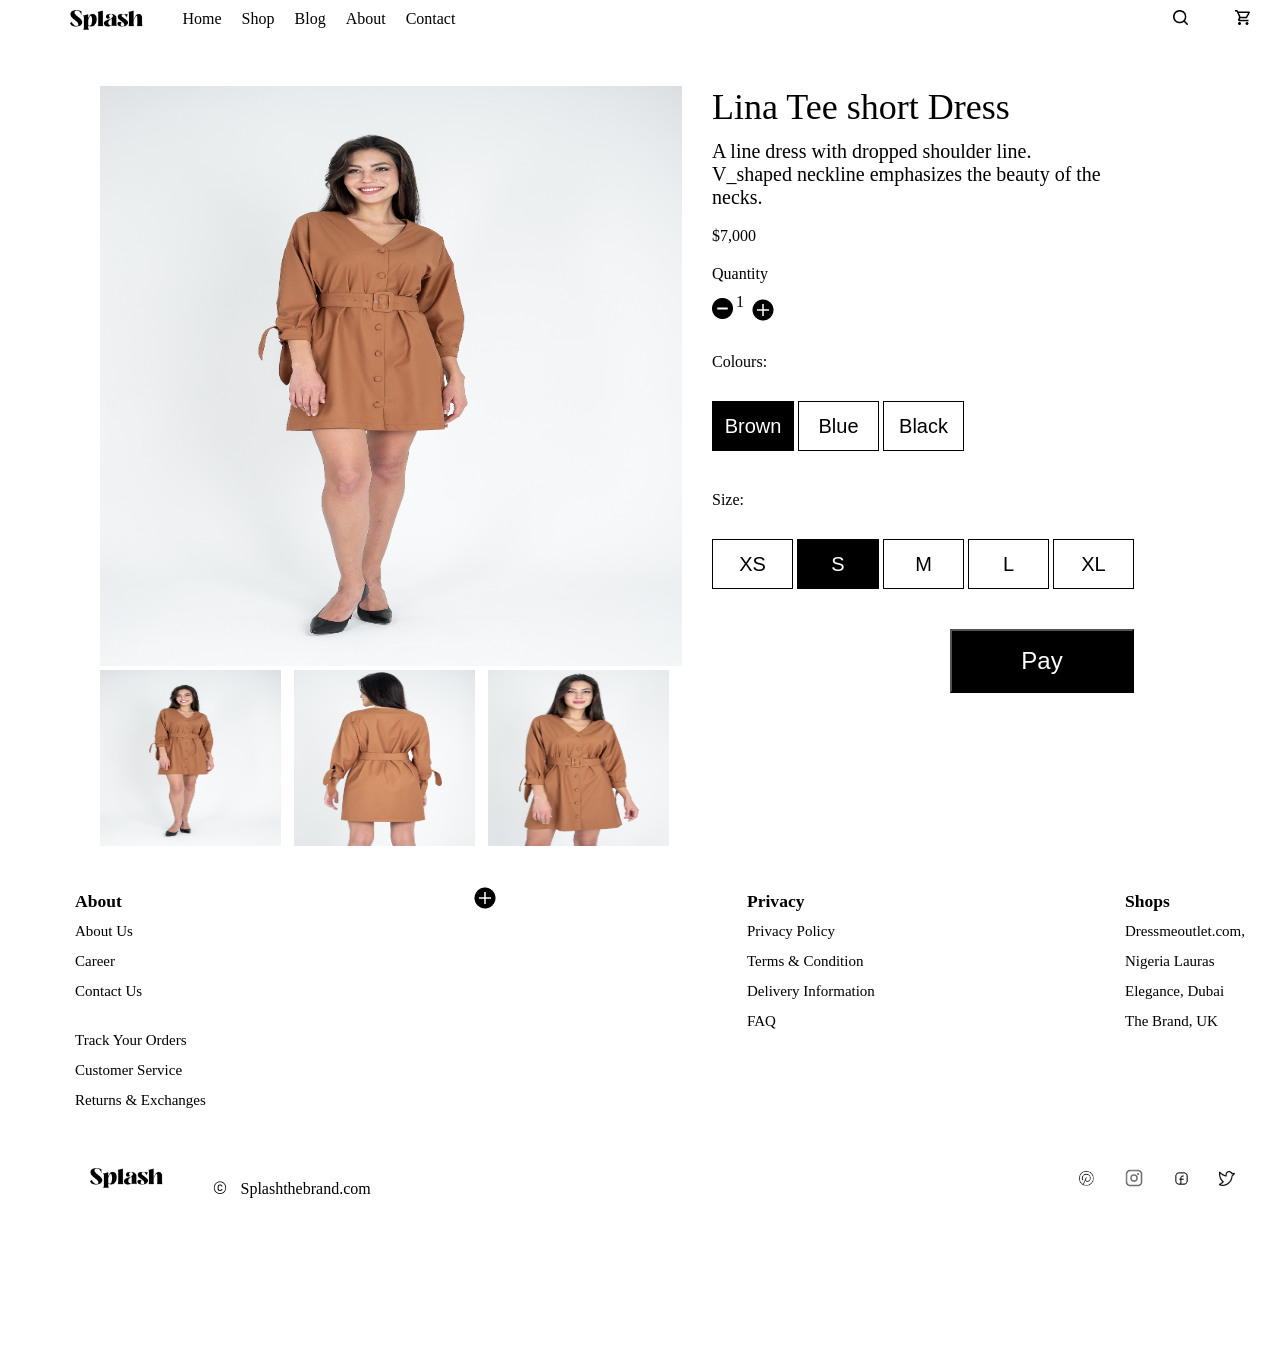
<file: html/buy.html>
<!DOCTYPE html>
<html lang="en">
<head>
    <meta charset="UTF-8">
    <meta name="viewport" content="width=device-width, initial-scale=1.0">
    <title>BUY</title>
    <link rel="stylesheet" href="/buy-style/heads.css">
    <link rel="stylesheet" href="/buy-style/general.css">
    <link rel="stylesheet" href="/buy-style/main.css">
    <link rel="stylesheet" href="/buy-style/footer.css">
    <script defer src="/buy-style/index.js"></script>
</head>
<body>
    <div class="head-bar">
        <div class="home">
            <img class="splash" src="/buy/Splash-1.png">
            
            <nav class="middle">
                <a href="/index.html" target="_blank">Home</a>
                <a href="shop.html" target="_blank">Shop</a>
                <a href="blog.html" target="_blank">Blog</a>
                <a href="about.html" target="_blank">About</a>
                <a href="contact.html" target="_blank">Contact</a>
            </nav>
        </div>

        <div class="search-bar">
            <img class="vector-search" src="/buy/Frame 120.png">
                
        </div>
    </div>

    <div class="buy">
        <div class="a">
            <div class="mainimage">
                <img id="mainImage" src="/buy/image 1.png" alt="">

            </div>
            <div class="b">
                <img src="/buy/image 2.png" alt="" class="thumbnails">
                <img src="/buy/image 3.png" alt="" class="thumbnails">
                <img src="/buy/image 4.png" alt="" class="thumbnails">
            </div>
            
        </div>
        <div class="buy-1">
            <div class="lin">
                <h1 class="tee">
                    Lina Tee short Dress
                </h1>
                <p class="dress">
                    A line dress with dropped shoulder line. 
                    V_shaped neckline emphasizes the beauty of 
                    the necks.
                </p>
                <p class="Quantity-1">
                    $7,000
                </p>
            </div>

            <div class="in">
                <p class="Quantity">
                    Quantity
                </p>
                <div class="cont4">
                    <button id="decrease" class="button">
                        <img src="/buy/zondicons_minus-solid.png" alt="">
                    </button>
                    <p id="count">
                        1
                    </p>

                    <button id="increase" class="button">
                        <img src="/buy/carbon_add-filled.png" alt="">
                    </button>
                </div>
            </div>
            
            <div class="in-1">
                <p class="Quantity">
                    Colours: 
                </p>
                <div class="cont5">
                    <button  class="button-1">
                        Brown
                    </button>
                    <button  class="button-2">
                        Blue
                    </button>
                    <button  class="button-2">
                        Black
                    </button>
                </div>
            </div>

            <div class="in-2">
                <p class="Quantity">
                    Size: 
                </p>
                <div class="cont6">
                    <button  class="button-2">
                        XS
                    </button>
                    <button  class="button-1">
                        S
                    </button>
                    <button  class="button-2">
                        M
                    </button>
                    <button  class="button-2">
                        L
                    </button>
                    <button  class="button-2">
                        XL
                    </button>
                </div>
            </div>
            <div class="pay2">
                <button class="pay3">
                    Pay
                </button>
            </div>

        </div>
    </div>


    <footer>
        <div class="open">
            <div class="about1">
                <h3 class="rom">
                    About
                </h3>
                <p class="time">
                    About Us
                    Career
                    Contact Us
                </p>
                <p class="con">
                    Track Your Orders
                </p>
                <p class="con-1">
                    Customer Service 
                </p>
                <p class="con-1">
                    Returns & Exchanges
                </p>
            </div>
            <div>
                <img src="/buy/carbon_add-filled.png" alt="">
            </div>
            <div class="pravicy">
                <h3 class="pravite">
                    Privacy
                </h3>
                <p class="terms">
                    Privacy Policy
                    Terms & Condition
                    Delivery Information
                    FAQ
                </p>
                
                

            </div>
            <div class="shops0">
                <h3 class="shop-rite">
                    Shops
                </h3>
                <p class="uk">
                    Dressmeoutlet.com, Nigeria 
                    Lauras Elegance, Dubai
                    The Brand, UK
                </p>
            </div>
        </div>
        

        <div class="foot-bar">
            <div class="home-1">
                <img class="splash-1" src="/buy/Splash-1.png">
                <p >
                    <img class="vite" src="/buy/bi_c-circle.png" 
                    alt=""> Splashthebrand.com
                </p>
                
            
            </div>

            <div class="foo-bar">
                <img class="vector-search" src="/buy/Vector -1.png">
                <img class="vector-shop" src="/buy/ph_instagram-logo-light.png" alt="" class="store">
                <img class="vector-search" src="/buy/iconoir_facebook-tag.png">
                <img class="vector-search" src="/buy/Vector-2.png">
            </div>
        </div>
    </footer>
</body>
</html>
</file>
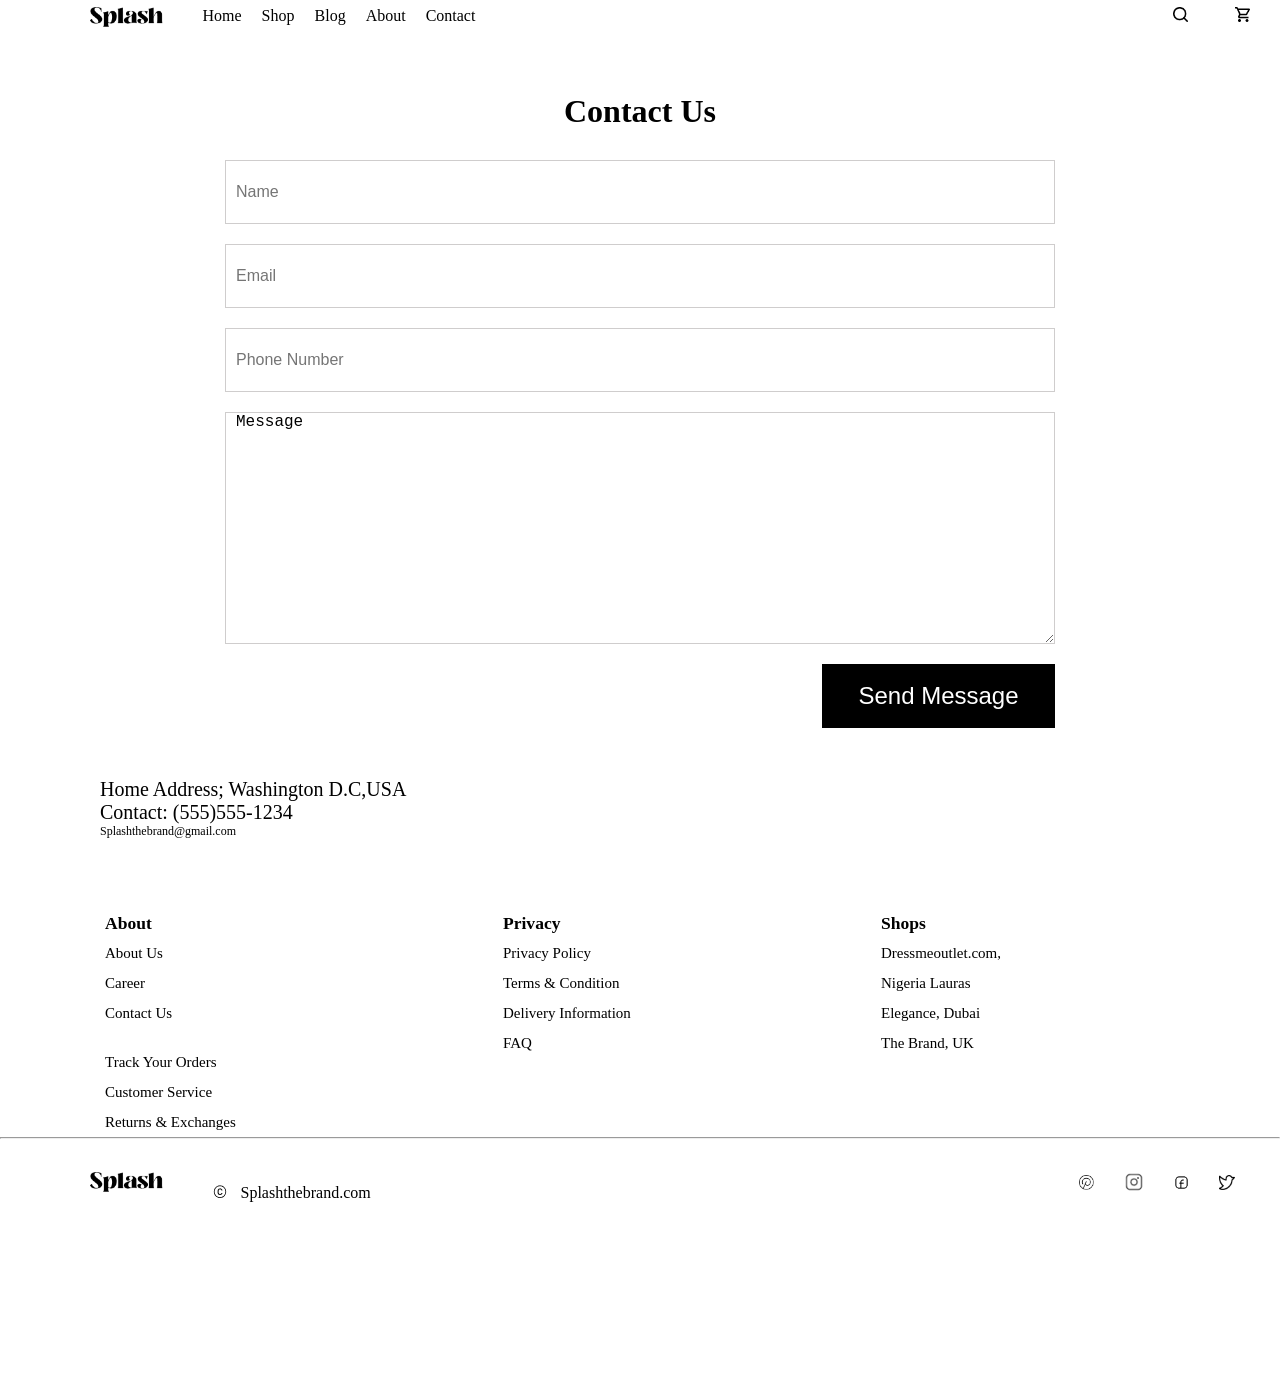
<file: html/contact.html>
<!DOCTYPE html>
<html lang="en">
<head>
    <meta charset="UTF-8">
    <meta name="viewport" content="width=device-width, initial-scale=1.0">
    <title>Contact</title>
    <link rel="stylesheet" href="/contact-style/heads.css">
    <link rel="stylesheet" href="/contact-style/general.css">
    <link rel="stylesheet" href="/contact-style/main.css">
    <link rel="stylesheet" href="/contact-style/footer.css">
</head>
<body>
    <div class="head-bar">
        <div class="home">
            <img class="splash" src="/contact/Splash-1.png">
            
            <nav class="middle">
                <a href="/index.html" target="_blank">Home</a>
                <a href="shop.html" target="_blank">Shop</a>
                <a href="blog.html" target="_blank">Blog</a>
                <a href="about.html" target="_blank">About</a>
                <a href="contact.html" target="_blank">Contact</a>
            </nav>
        </div>

        <div class="search-bar">
            <img class="vector-search" src="/contact/Frame 120.png">
                
        </div>
    </div>

   
    

    <div class="container">
        <div class="white-box">
             <h1>Contact Us</h1>
        </div>
        <div class="cons">
            <form action="" class="name-1">
                <input type="text" class="name-1" placeholder="Name" required>
                <input type="text" class="name-1" placeholder="Email" required>
            
                <input type="text" class="name-1" placeholder="Phone Number" required>
                
                <textarea class="message" name="" id="">Message</textarea>
                <div class="sub">
                    <button class="submit">
                        Send Message
                    </button>
                </div>
       
            </form>

            
        </div>
    </div>

    <div class="address">
        <p class="ress">
            Home Address; Washington D.C,USA
            Contact: (555)555-1234
        </p>
        <p class="web">
            Splashthebrand@gmail.com
        </p>
    </div>


    <footer>
        <div class="open">
            <div class="about1">
                <h3 class="rom">
                    About
                </h3>
                <p class="time">
                    About Us
                    Career
                    Contact Us
                </p>
                <p class="con">
                    Track Your Orders
                </p>
                <p class="con-1">
                    Customer Service 
                </p>
                <p class="con-1">
                    Returns & Exchanges
                </p>
            </div>
            <div class="pravicy">
                <h3 class="pravite">
                    Privacy
                </h3>
                <p class="terms">
                    Privacy Policy
                    Terms & Condition
                    Delivery Information
                    FAQ
                </p>
                
                

            </div>
            <div class="shops0">
                <h3 class="shop-rite">
                    Shops
                </h3>
                <p class="uk">
                    Dressmeoutlet.com, Nigeria 
                    Lauras Elegance, Dubai
                    The Brand, UK
                </p>
            </div>
        </div>
        <hr>

        <div class="foot-bar">
            <div class="home-1">
                <img class="splash-1" src="/contact/Splash-1.png">
                <p >
                    <img class="vite" src="/contact/bi_c-circle.png" alt=""> Splashthebrand.com
                </p>
                
            
            </div>

            <div class="foo-bar">
                <img class="vector-search" src="/contact/Vector -1.png">
                <img class="vector-shop" src="/contact/ph_instagram-logo-light.png" alt="" class="store">
                <img class="vector-search" src="/contact/iconoir_facebook-tag.png">
                <img class="vector-search" src="/contact/Vector-2.png">
            </div>
        </div>
    </footer>
</body>
</html>
</file>
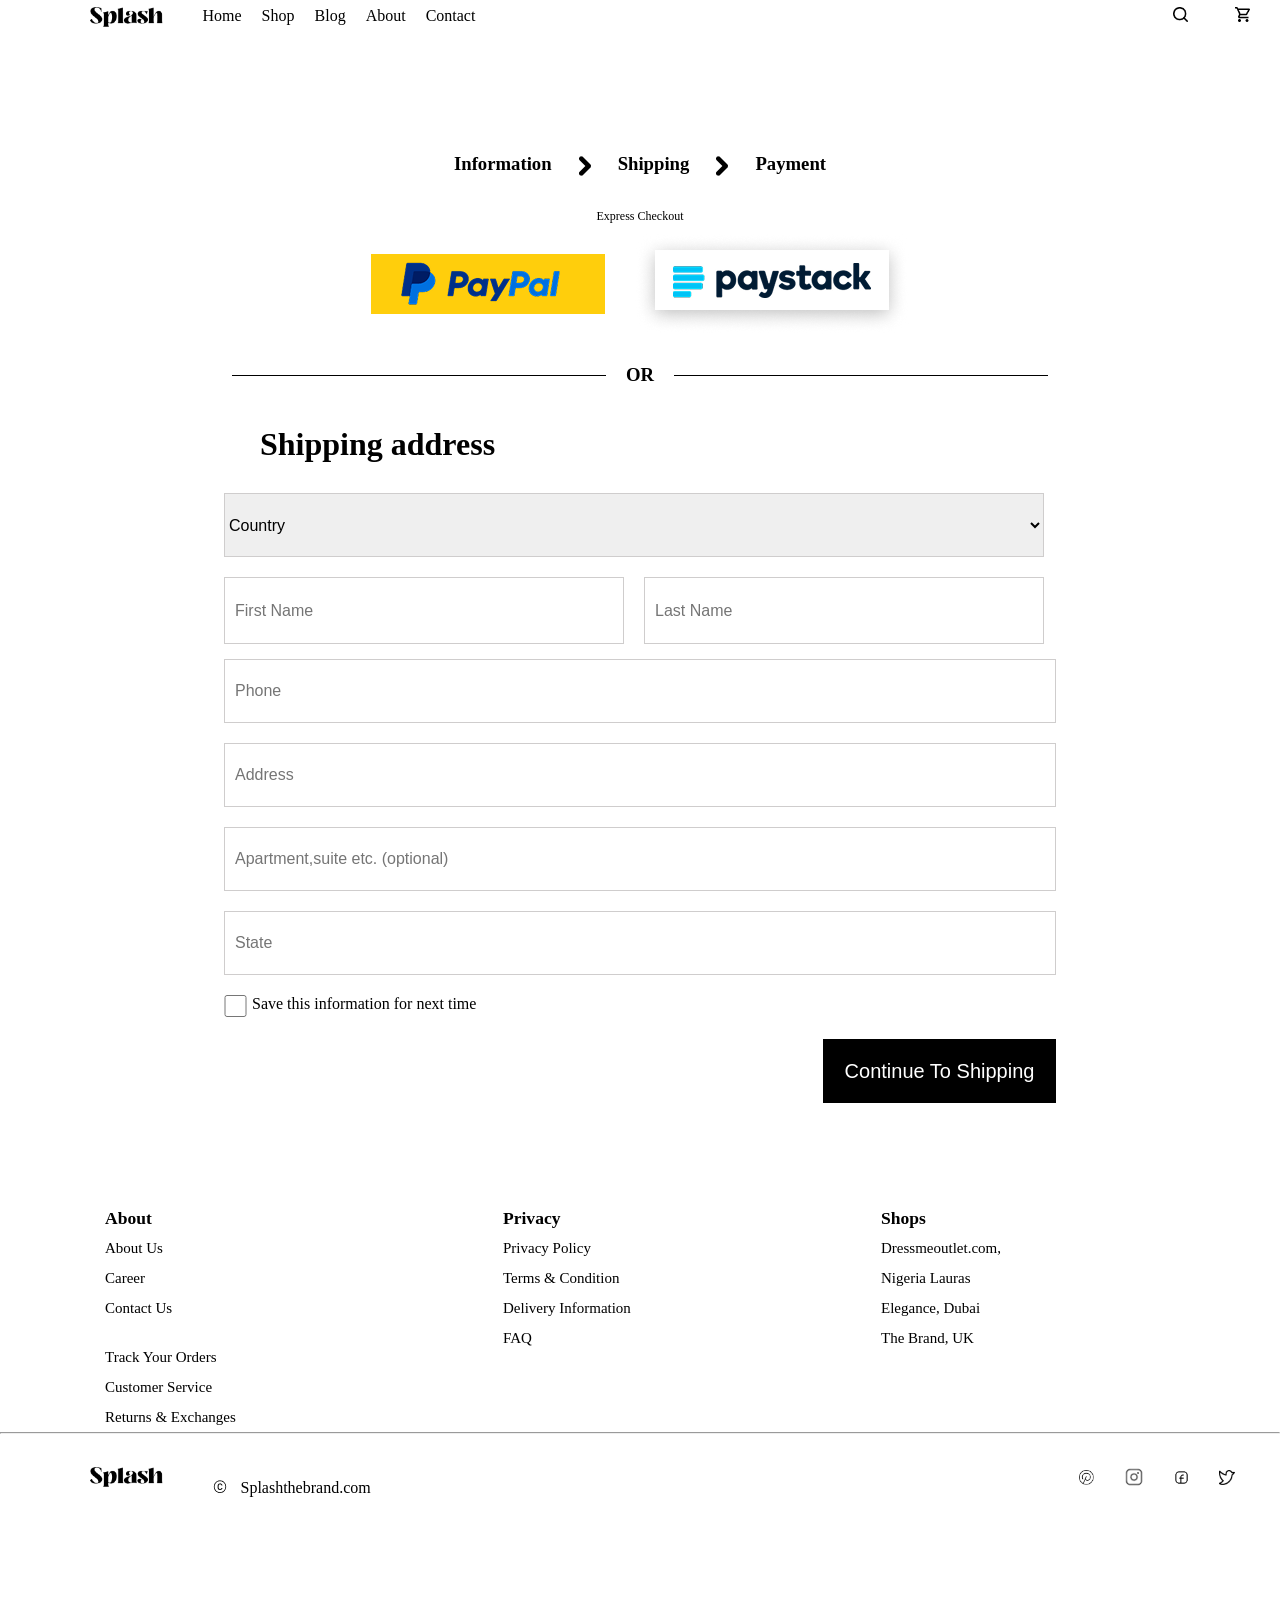
<file: html/information.html>
<!DOCTYPE html>
<html lang="en">
<head>
    <meta charset="UTF-8">
    <meta name="viewport" content="width=device-width, initial-scale=1.0">
    <title>Information</title>
    <link rel="stylesheet" href="/info-style/heads.css">
    <link rel="stylesheet" href="/info-style/general.css">
    <link rel="stylesheet" href="/info-style/main.css">
    <link rel="stylesheet" href="/info-style/footer.css">
</head>
<body>
    <div class="head-bar">
        <div class="home">
            <img class="splash" src="/information/Splash-1.png">
            
            <nav class="middle">
                <a href="/index.html" target="_blank">Home</a>
                <a href="shop.html" target="_blank">Shop</a>
                <a href="blog.html" target="_blank">Blog</a>
                <a href="about.html" target="_blank">About</a>
                <a href="contact.html" target="_blank">Contact</a>
            </nav>
        </div>

        <div class="search-bar">
            <img class="vector-search" src="/information/Frame 120.png">
                
        </div>
    </div>

    <div class="contain">
        <div class="lov">
            <h3>  Information </h3>
            <img src="/information/ion_chevron-forward.png" alt="" class="lov1">
            <h3>  Shipping </h3>
            <img src="/information/ion_chevron-forward.png" alt="" class="lov1">
            <h3>  Payment </h3>
        </div>
        <div class="check-1">
            <p class="check">Express Checkout</p>
            <div class="love">
                <img src="/information/Frame 185.png" alt="" class="lov2">
                <img src="/information/Group 25.png" alt="" class="lov2">
            </div>
        </div>
        <div class="love-2">
            <img src="/information/Line 19.png" alt="" class="live">
            <h3 class="live-1">OR</h3>
            <img src="/information/Line 19.png" alt="" class="live">
        </div>
    </div>
    
    <div class="white-box">
             <h1>Shipping address</h1>
        </div>
    <div class="container">
        
        <div class="cons">
            <form action="" >
                <select name="name" id="" >
                    <option>Country</option>
                    <option>Nigeria</option>
                    <option>Ghana</option>
                    <option>Bokina-Faso</option>
                    <option>Kenya</option>
                    <option>Egypt</option>
                    <option>Morocco</option>
                    <option>Ethiopia</option>
                    <option>Cameroon</option>
                    <option>Uganda</option>
                    <option>Tanzania</option>
                    <option>United States</option>
                    <option>Canada</option>
                    <option>Mexico</option>
                    <option>Brazil</option>
                    <option>Argentina</option>
                    <option>Chile</option>
                    <option>Colombia</option>
                    <option>Peru</option>
                    <option>United Kingdom</option>
                    <option>France</option>
                    <option>Germany</option>
                    <option>Italy</option>
                    <option>Spain</option>
                    <option>Portugal</option>
                    <option>Netherlands</option>
                    <option>Belgium</option>
                    <option>Switzerland</option>
                    <option>Sweden</option>
                    <option>Norway</option>
                    <option>Russia</option>
                    <option>China</option>
                    <option>Japan</option>
                    <option>India</option>
                    <option>South Africa</option>
                </select>
                <div class="info">
                    <input type="text" class="name-2" placeholder="First Name" required>
                    <input type="text" class="name-2" placeholder="Last Name" required>
                </div>
                <input type="text" class="name-1" placeholder="Phone" required>
                <input type="text" class="name-1" placeholder="Address" required>
                <input type="text" class="name-1" placeholder="Apartment,suite etc. (optional)" required>
                <input type="text" class="name-1" placeholder="State" required>
                <div class="address">
                    <input type="checkbox" class="lop">
                    <p class="save">
                        Save this information for next time
                    </p>
                </div>
                <div class="sub">
                    <button class="submit">
                        Continue To Shipping
                    </button>
                </div>
       
            </form>

            
        </div>
    </div>

    <footer>
        <div class="open">
            <div class="about1">
                <h3 class="rom">
                    About
                </h3>
                <p class="time">
                    About Us
                    Career
                    Contact Us
                </p>
                <p class="con">
                    Track Your Orders
                </p>
                <p class="con-1">
                    Customer Service 
                </p>
                <p class="con-1">
                    Returns & Exchanges
                </p>
            </div>
            <div class="pravicy">
                <h3 class="pravite">
                    Privacy
                </h3>
                <p class="terms">
                    Privacy Policy
                    Terms & Condition
                    Delivery Information
                    FAQ
                </p>
                
                

            </div>
            <div class="shops0">
                <h3 class="shop-rite">
                    Shops
                </h3>
                <p class="uk">
                    Dressmeoutlet.com, Nigeria 
                    Lauras Elegance, Dubai
                    The Brand, UK
                </p>
            </div>
        </div>
        <hr>

        <div class="foot-bar">
            <div class="home-1">
                <img class="splash-1" src="/information/Splash-1.png">
                <p >
                    <img class="vite" src="/information/bi_c-circle.png" 
                    alt=""> Splashthebrand.com
                </p>
                
            
            </div>

            <div class="foo-bar">
                <img class="vector-search" src="/information/Vector -1.png">
                <img class="vector-shop" src="/information/ph_instagram-logo-light.png" alt="" class="store">
                <img class="vector-search" src="/information/iconoir_facebook-tag.png">
                <img class="vector-search" src="/information/Vector-2.png">
            </div>
        </div>
    </footer>
</body>
</html>
</file>
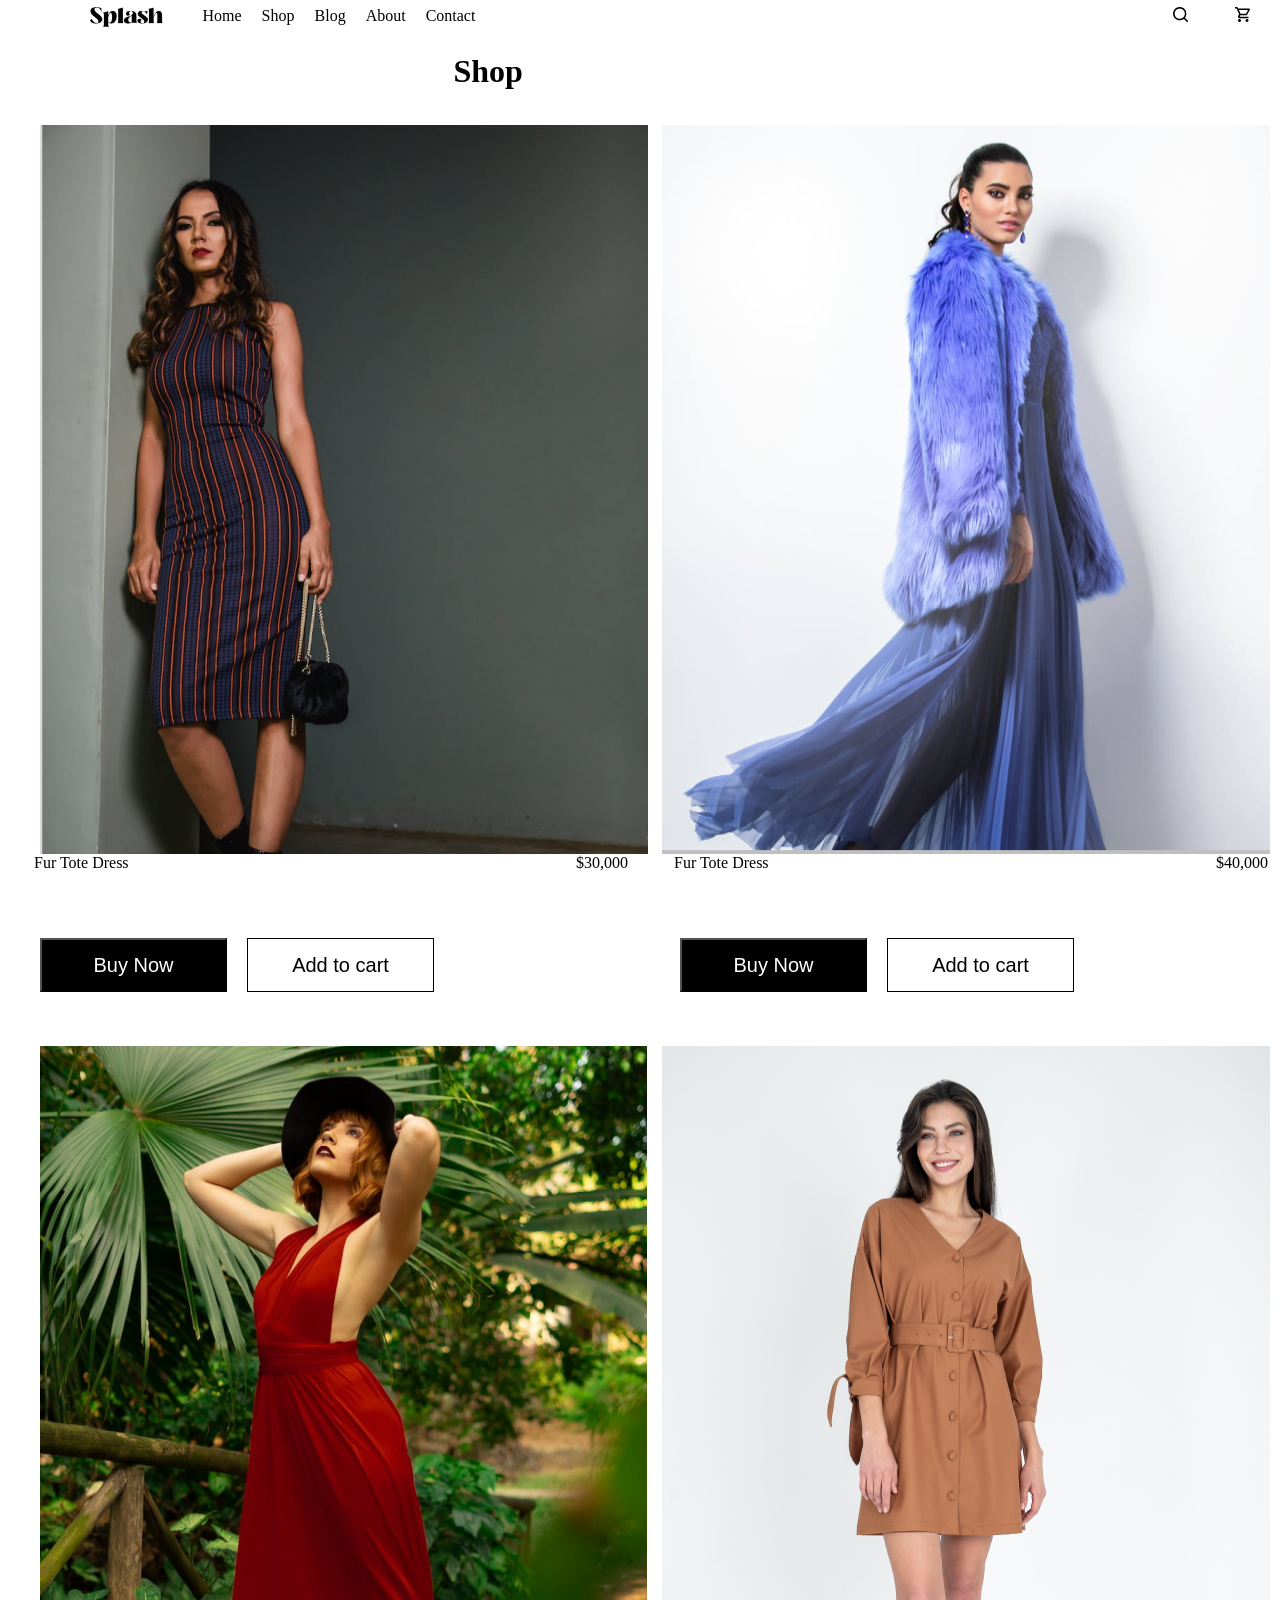
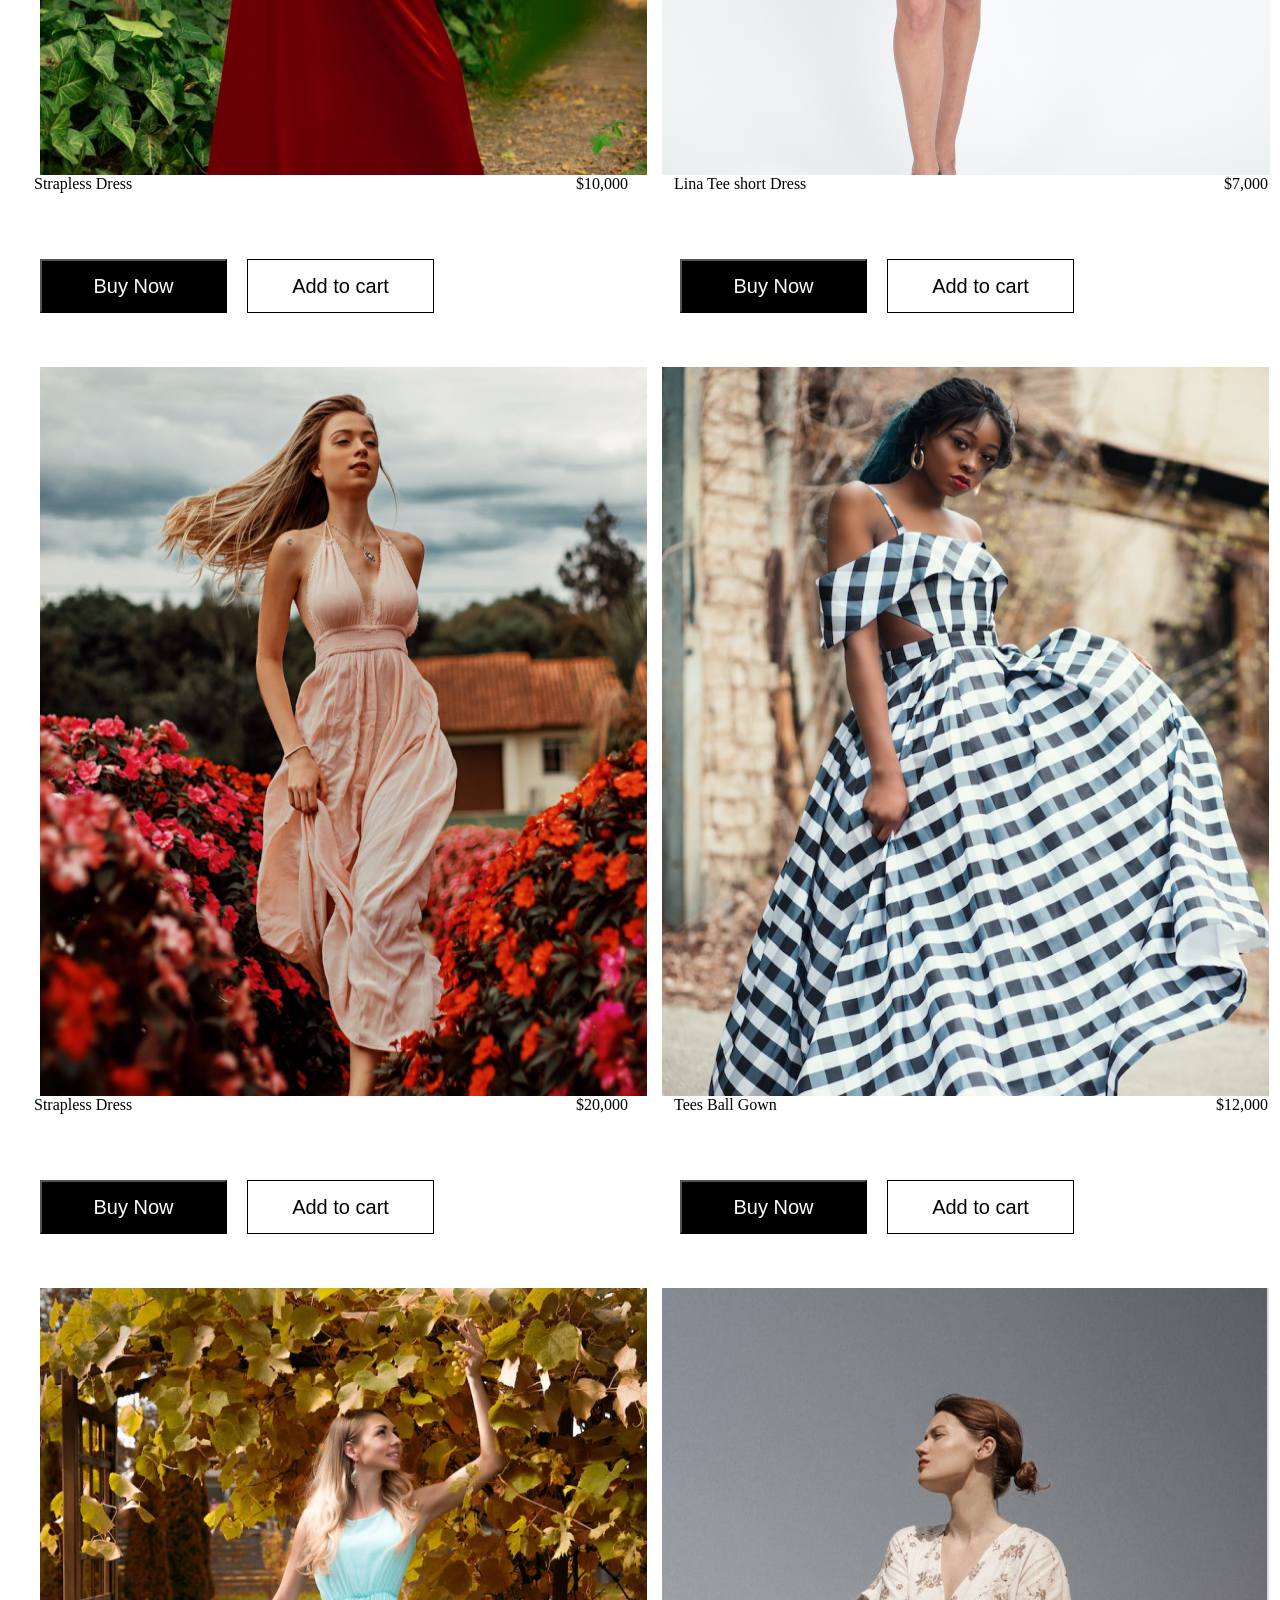
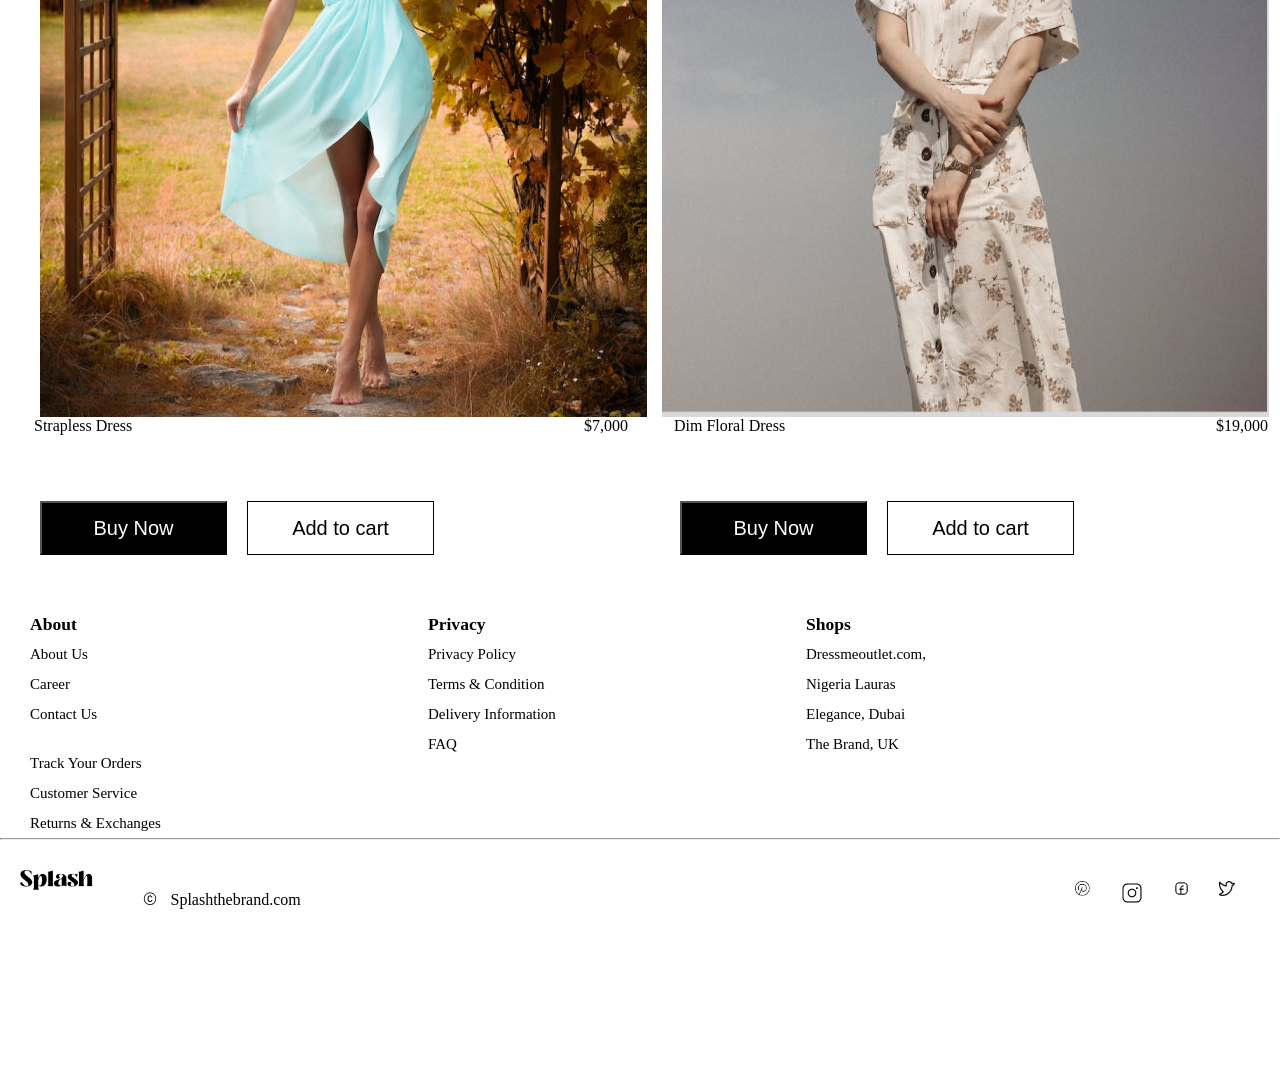
<file: html/shop.html>
<!DOCTYPE html>
<html lang="en">
<head>
    <meta charset="UTF-8">
    <meta name="viewport" content="width=device-width, initial-scale=1.0">
    <title>Shop</title>
    <link rel="stylesheet" href="/shop-style/heads.css">
    <link rel="stylesheet" href="/shop-style/general.css">
    <link rel="stylesheet" href="/shop-style/main.css">
    <link rel="stylesheet" href="/shop-style/footer.css">
</head>
<body>
    <div class="head-bar">
            <div class="home">
                <img class="splash" src="/blog/Splash-1.png">
            
                <nav class="middle">
                    <a href="/index.html" target="_blank">Home</a>
                    <a href="shop.html" target="_blank">Shop</a>
                    <a href="blog.html" target="_blank">Blog</a>
                    <a href="about.html" target="_blank">About</a>
                    <a href="contact.html" target="_blank">Contact</a>
                </nav>
            </div>

            <div class="search-bar">
                <img class="vector-search" src="/blog/Frame 120.png">
                
            </div>
    </div>

    <div class="top">
        <h1 class="top-view">
            Shop

        </h1>
    </div>


    <div class="picture">
        <div class="image1">
            <div class="image">
                <img class="rect" src="/shop/Rectangle 61.png" alt="">
            </div>
            <div class="our">
                <div class="mont">
                    <p class="play">
                        Fur Tote Dress 
                    </p>
                </div>
                <div class="money">
                    <p class="mon">$30,000</p>
                </div>
            </div>
        
        </div>

        <div class="image2">
            <div class="image-1">
                <img class="rect" src="/shop/Rectangle 58.png" alt="">
            </div>
            <div class="our">
                <div class="mont">
                    <p class="play">
                        Fur Tote Dress  
                    </p>
                </div>
                <div class="money">
                    <p class="mon">$40,000</p>
                </div>
            </div>
            
        </div>
    </div>

    <div class="button6">
        <div class="button5">
            <button class="buttons">
                Buy Now
            </button>
            <button class="buttons1">
                Add to cart
            </button>
        </div>    
        <div class="button5"> 
            <button class="buttons2">
                Buy Now
            </button>
            <button class="buttons3">
                Add to cart
            </button>
        </div>  
    </div>

    
    <div class="picture">
        <div class="image1">
            <div class="image">
                <img class="rect" src="/shop/Rectangle 65.png" alt="">
            </div>
            <div class="our">
                <div class="mont">
                    <p class="play">
                        Strapless Dress 
                    </p>
                </div>
                <div class="money">
                    <p class="mon">$10,000</p>
                </div>
            </div>
        
        </div>

        <div class="image2">
            <div class="image-1">
                <img class="rect" src="/shop/image 27.png" alt="">
            </div>
            <div class="our">
                <div class="mont">
                    <p class="play">
                        Lina Tee short Dress  
                    </p>
                </div>
                <div class="money">
                    <p class="mon">$7,000</p>
                </div>
            </div>
            
        </div>
    </div>

    
    <div class="button6">
        <div class="button5">
            <button class="buttons">
                Buy Now
            </button>
            <button class="buttons1">
                Add to cart
            </button>
        </div>    
        <div class="button5"> 
            <a href="/html/buy.html" target="_blank">
                <button class="buttons2">
                    Buy Now
                </button>
            </a>
           
            <button class="buttons3">
                Add to cart
            </button>
        </div>  
    </div>

    
    <div class="picture">
        <div class="image1">
            <div class="image">
                <img class="rect" src="/shop/Rectangle 63.png" alt="">
            </div>
            <div class="our">
                <div class="mont">
                    <p class="play">
                        Strapless Dress 
                    </p>
                </div>
                <div class="money">
                    <p class="mon">$20,000</p>
                </div>
            </div>
        
        </div>

        <div class="image2">
            <div class="image-1">
                <img class="rect" src="/shop/Rectangle 66.png" alt="">
            </div>
            <div class="our">
                <div class="mont">
                    <p class="play">
                        Tees Ball Gown  
                    </p>
                </div>
                <div class="money">
                    <p class="mon">$12,000</p>
                </div>
            </div>
            
        </div>
    </div>

     <div class="button6">
        <div class="button5">
            <button class="buttons">
                Buy Now
            </button>
            <button class="buttons1">
                Add to cart
            </button>
        </div>    
        <div class="button5"> 
            <button class="buttons2">
                Buy Now
            </button>
            <button class="buttons3">
                Add to cart
            </button>
        </div>  
    </div>

    
    <div class="picture">
        <div class="image1">
            <div class="image">
                <img class="rect" src="/shop/Rectangle 62.png" alt="">
            </div>
            <div class="our">
                <div class="mont">
                    <p class="play">
                        Strapless Dress 
                    </p>
                </div>
                <div class="money">
                    <p class="mon">$7,000</p>
                </div>
            </div>
        
        </div>

        <div class="image2">
            <div class="image-1">
                <img class="rect" src="/shop/Rectangle 60.png" alt="">
            </div>
            <div class="our">
                <div class="mont">
                    <p class="play">
                        Dim Floral Dress 
                    </p>
                </div>
                <div class="money">
                    <p class="mon">$19,000</p>
                </div>
            </div>
            
        </div>
    </div>

     <div class="button6">
        <div class="button5">
            <button class="buttons">
                Buy Now
            </button>
            <button class="buttons1">
                Add to cart
            </button>
        </div>    
        <div class="button5"> 
            <button class="buttons2">
                Buy Now
            </button>
            <button class="buttons3">
                Add to cart
            </button>
        </div>  
    </div>

    <footer>
        <div class="open">
            <div class="about">
                <h3 class="rom">
                    About
                </h3>
                <p class="time">
                    About Us
                    Career
                    Contact Us
                </p>
                <p class="con">
                    Track Your Orders
                </p>
                <p class="con-1">
                    Customer Service 
                </p>
                <p class="con-1">
                    Returns & Exchanges
                </p>
            </div>
            <div class="pravicy">
                <h3 class="pravite">
                    Privacy
                </h3>
                <p class="terms">
                    Privacy Policy
                    Terms & Condition
                    Delivery Information
                    FAQ
                </p>
                
                

            </div>
            <div class="shops0">
                <h3 class="shop-rite">
                    Shops
                </h3>
                <p class="uk">
                    Dressmeoutlet.com, Nigeria 
                    Lauras Elegance, Dubai
                    The Brand, UK
                </p>
            </div>
        </div>
        <hr>

        <div class="foot-bar">
            <div class="home-1">
                <img class="splash-1" src="/shop/Splash-1.png">
                <p >
                    <img class="vite" src="/shop/bi_c-circle.png" 
                    alt=""> Splashthebrand.com
                </p>
                
            
            </div>

            <div class="foo-bar">
                <img class="vector-search" src="/shop/Vector -1.png">
                <img class="vector-shop-1" src="/shop/ph_instagram-logo-light.png" alt="" class="store">
                <img class="vector-search" src="/shop/iconoir_facebook-tag.png">
                <img class="vector-search" src="/shop/Vector-2.png">
            </div>
        </div>
    </footer>

    
</body>
</html>
</file>
<file: home-style/header.css>
.header{
    
    width: 100%;
    height: 120vh;
    background-size: cover;
    background-image: url("Rectangle\ 88.png");
    margin-bottom: 50px;
    
}

.head-bar {
    display: flex;
    justify-content: space-between;
    width: 1235px;
    height: 46px;
    padding-top: 40px;
    flex-shrink: 0;
    
}
.home {
    display: flex;
    width: 617px;
    height: 46px;
    margin-left: 70px;
}
nav{
    display: flex;
    gap: 20px;
    font-size: 16px;
}

.splash {
    height: 20px;
    padding-left: 20px;
    margin-right: 40px;
}
.search-bar {
    display: flex;
    width: 617px;
    height: 46px;
    justify-content: end;
}
.vector-search {
    
    height: 15px;
}
.vector-shop {
    height: 15px;
    padding-left: 40px;
}

.outfit {
    background-color: transparent;
    color: white;
    
    
    width: 694px;
    height: 272px;
    margin: auto;
    display: flex;
    padding-top: 150px;
    flex-direction: column;
}
.make {
    width: 694px;
    height: 176px;
    font-weight: 400;
    font-style: Regular;
    font-size: 64px;
    line-height: 60px;
    text-align: center;
    gap: 20px;

}
.shop-button {
    width: 241px;
    height: 64px;
    background-color: transparent;
    color: white;
    border: 1px solid white;
    font-family: Poppins;
    font-weight: 400;
    font-style: Regular;
    font-size: 24px;
    margin-left: 250px;
    margin-top: 35px;

    
    gap: 10px;
    
    padding-top: 16px;
    padding-right: 32px;
    padding-bottom: 16px;
    padding-left: 32px;



}
</file>
<file: home-style/general.css>
* {
   margin: 0;
   padding: 0;
}
body {
   padding-bottom: 150px;
}

a {
   text-decoration: none;
   color: white;
   gap: 20px;
   font-size: 16px;
}
h1 {
   padding: 0;
   margin: 0;
}
</file>
<file: home-style/main.css>
.top {
    width: 373px;
    height: 72px;
    padding-left: 40px;
    display: flex;
    justify-content: center;
    align-items: center;
    
    
}

.top-view {
    width: 373px;
    height: 72px;
    
}
.image1 {
    
    padding-bottom: 12px;
}

.image-1 {
    width: 608px;
    height: 729px;
    padding-left: 2px;
    
}

.rect,
.image {
    width: 608px;
    height: 729px;
    padding-left: 20px;
}
.play,
.mont {
    width: 204px;
    height: 76px;
    display: flex;
    padding-left: 7px;
    
}



.money {
    width: 100px;
    height: 36px;
    display: flex;
    justify-content: end;
    
    
}
.our {
    width: 608px;
    height: 72px;
    display: flex;
    justify-content: space-between;
    padding-left: 20px;
    
    
}


.picture {
    display: grid;
    grid-template-columns: 1fr 1fr;
}

.button6 {
    display: flex;
    gap: 20px;
    padding-left: 20px;
    padding-bottom: 50px;
}
.button5 {
    width: 608px;
    height: 58px;
    display: flex;
    padding-left: 20px;
    gap: 20px;
}
.buttons,
.buttons2 {
    background-color: black;
    color: white;
    font-size: 20px;
    font-weight: 400;
    
    width: 187px;
    height: 54px;

}

.buttons1,
.buttons3 {
    background-color: white;
    border: 1px solid black;
    font-size: 20px;
    font-weight: 400;
    margin-bottom: 50px;
    width: 187px;
    height: 54px;
}




.middle-1 {
    width: 100%;
    height: 80vh;
    background-image: url("Rectangle\ 56.png");
    background-size: cover;
    padding-top: 100px;
    margin-bottom: 50px;
    
    
}
.middle-2 {
    width: 100%;
    height: 80vh;
    background-image: url("image\ 35.png");
    background-size: cover;
    padding-top: 100px;
    margin-bottom: 50px;
    
    
    
}

.middle-3 {
    width: 100%;
    height: 80vh;
    background-image: url("Rectangle\ 87.png");
    background-size: cover;
    padding-top: 100px;
    margin-bottom: 50px;
    
    
    
}

.style {
    width: 637px;
    height: 352px;
    background: transparent;
    color: white;
    padding-left: 150px;
    
    
    display: flex;
    flex-direction: column;
    
    
}
.style-1 {
    width: 637px;
    height: 352px;
    background: transparent;
    color: white;
    padding-left: 700px;
    
    
    display: flex;
    flex-direction: column;
   
}

.style-2 {
    width: 637px;
    height: 352px;
    background: transparent;
    color: white;
    padding-left: 5px;
    
    
    display: flex;
    flex-direction: column;
   
}
.use {
    width: 500px;
    height: 150px;
    line-height: 70px;
    font-size: 56px;
    font-weight: 400;
   
    padding-bottom: 20px;
}
.use-1 {
    width: 500px;
    height: 100px;
    
    font-size: 56px;
    font-weight: 400;
   
    padding-bottom: 10px;
}
.const {
    width: 265px;
    height: 64px;
    line-height: 32px;
    font-size: 24px;
    font-weight: 400;
    padding-bottom: 10px;
}
.now {
    background: transparent;
    border: 1px solid white;
    color: white;
    width: 206px;
    height: 64px;
    font-size: 24px;
    font-weight: 400;
    

}
</file>
<file: home-style/footer.css>
footer {
    width: 100%;
    height: 30vh;
    margin-bottom: 50px;
}
.open {
    display: flex;
    gap: 250px;
    width: 1000px;
    margin-left: 30px;
    line-height: 30px;
    font-size: 15px;
}

.home-1 {
    display: flex;
    width: 617px;
    height: 46px;
    margin-left: 70px;
    align-items: center;
   
}
.splash {
    height: 20px;
    margin-left: 20px;
    margin-right: 40px;
}

.time {
    width: 83px;
    height: 109px;
}
.con,
.con-1 {
    width: 148px;
    
}
.terms {
    width: 128px;
    height: 140px;
}
.uk {
    width: 125px;
    height: 150px;
}

.foo-bar-1 {
    display: flex;
    width: 617px;
    height: 46px;
    justify-content: end;
    gap: 30px;
    align-items: center;
}
.vector-search-1,
.vector-shop-1 {
    
    height: 15px;
}

.vite {
    width: 34px;
    height: 35px;
}
.foot-bar {
    display: flex;
    justify-content: space-between;
    align-items: center;
    width: 1235px;
    height: 46px;
    padding-top: 40px;
}
</file>
<file: about-style/general.css>
* {
   margin: 0;
   padding: 0;
}
body {
   padding-bottom: 100px;
}

a {
   text-decoration: none;
   color: black;
   gap: 20px;
   font-size: 16px;
}
h1 {
   padding: 0;
   margin: 0;
}
p{
   padding: 0;
   margin: 0;
}
</file>
<file: about-style/heads.css>
.head-bar {
    display: flex;
    justify-content: space-between;
    width: 1250px;
    height: 46px;
    margin-top: 7px;
    
    
}
.home {
    display: flex;
    width: 617px;
    height: 46px;
    padding-left: 70px;
    
}
nav{
    display: flex;
    gap: 20px;
    
    font-size: 16px;
}

.splash {
    height: 20px;
    padding-left: 20px;
    margin-right: 40px;
}
.search-bar {
    display: flex;
    width: 617px;
    height: 46px;
    justify-content: end;
    
}
.vector-search {
    
    height: 15px;
}
</file>
<file: about-style/main.css>
.top {
    width: 100%;
    height: 72px;
    
    display: flex;
    justify-content: center;
    align-items: center;
    
    
}

.top-1 {
    width: 100%;
    height: 72px;
    
    display: flex;
    justify-content: center;
    align-items: center;
   
    
}
.top-view {
    width: 373px;
    height: 72px;
    
}
.about {
    display: flex;
    gap: 30px;
    padding-left: 40px;
    
}

.pic,
.pics {
    width: 605px;
    height: 512px;
}
.pics p{
    width: 601px;
    height: 120px;
    font-size: 20px;
    font-weight: 400;
}
.pics {
    padding-top: 20px;
}

.about-1 {
    display: flex;
    gap: 30px;

    position: relative;
    margin-top: -100px;
    padding-left: 20px;
    margin-right: 20px;
    margin-bottom: 30px;
    
}


.pic-1 {
    width: 818px;
    height: 687px;
}

.pics-1 {
    width: 500px;
    height: 121px;
    
}

.pics-2 {
    width: 350px;
    height: 121px;
    margin-top: 250px;
    font-size: 20px;
    font-weight: 400;
    padding: 20px;
}

.team {
    width: 235px;
    height: 222px;
    padding-left: 40px;
}
.pic-2 {
    width: 100%;
}
.view {
    width: 235px;
    height: 53;
    display: flex;
    flex-direction: column;
    justify-content: center;
    align-items: center;
    gap: 5px;

}
.author {
    font-size: 14px;
}
.title {
    font-size: 12px;
}

.us {
    display: grid;
    grid-template-columns: 1fr 1fr 1fr;
    background-color: rgb(247, 244, 244);
    padding: 40px;
    margin-bottom: 20px;
}
</file>
<file: about-style/footer.css>
footer {
    width: 100%;
    height: 30vh;
    margin-bottom: 100px;
}
.open {
    display: flex;
    gap: 250px;
    width: 1000px;
    padding-left: 30px;
    line-height: 30px;
    font-size: 15px;
    margin-left: 75px;
}
.foot-bar {
    display: flex;
    justify-content: space-between;
    width: 1235px;
    height: 46px;
    padding-top: 20px;
}

.home-1 {
    display: flex;
    width: 617px;
    height: 46px;
    padding-left: 70px;
   
}
.splash-1 {
    height: 20px;
    padding-left: 20px;
    margin-right: 40px;
}

.time {
    width: 83px;
    height: 109px;
}
.con,
.con-1 {
    width: 148px;
    
}
.terms {
    width: 128px;
    height: 140px;
}
.uk {
    width: 125px;
    height: 150px;
}

.foo-bar {
    display: flex;
    width: 617px;
    height: 46px;
    justify-content: end;
    gap: 30px;
}

.vector-shop-1 {
    width: 20px;
    height: 20px;
}
.vite {
    width: 34px;
    height: 35px;
}
</file>
<file: blog-style/head.css>
.header{
    
    width: 100%;
    height: 110vh;
    background-size: cover;
    background-image: url("image\ 9.png");
    margin-bottom: 50px;
    padding-top: 70px;
    
}

.head-bar {
    display: flex;
    justify-content: space-between;
    width: 1250px;
    height: 46px;
    margin-top: 7px;
    padding-bottom: 50px;
    
    
}
.home {
    display: flex;
    width: 617px;
    height: 46px;
    margin-left: 70px;
}
nav{
    display: flex;
    gap: 20px;
    
    font-size: 16px;
}

.splash {
    height: 20px;
    margin-left: 20px;
    margin-right: 40px;
}
.search-bar {
    display: flex;
    width: 617px;
    height: 46px;
    justify-content: end;
}
.vector-search {
    
    height: 15px;
}



.outfit {
    background-color: transparent;
    color: white;
    
    
    width: 722px;
    height: 390px;
    margin-top: 20px;
    margin-left: 100px;
    display: flex;
    padding-top: 20px;
    flex-direction: column;
}
.make {
    width: 660px;
    height: 84px;
    font-weight: 400;
    font-style: Regular;
    font-size: 64px;
    line-height: 60px;
    text-align: center;
    margin-bottom: 20px;

}
.shop-button {
    width: 241px;
    height: 64px;
    background-color: transparent;
    color: white;
    border: 1px solid white;
    font-family: Poppins;
    font-weight: 400;
    font-style: Regular;
    font-size: 24px;
    
    margin-top: 150px;

    
    gap: 10px;
    
    padding-top: 16px;
    padding-right: 32px;
    padding-bottom: 16px;
    padding-left: 32px;



}
.low {
    width: 600px;
    height: 84px;
    font-size: 20px;
    line-height: 30px;
}
</file>
<file: blog-style/general.css>
* {
   margin: 0;
   padding: 0;
}
body {
   padding-bottom: 50px;
}

a {
   text-decoration: none;
   color: black;
   gap: 20px;
   font-size: 16px;
}
h1 {
   padding: 0;
   margin: 0;
}
p{
   padding: 0;
   margin: 0;
}
</file>
<file: blog-style/main.css>
.art,
.trem {
    width: 334px;
    height: 64px;
    
}
.art{
    padding-left: 20px;
}
.trem {
    margin-bottom: 50px;
}

.high {
    width: 397px;
    height: 646px;
    display: flex;
    flex-direction: column;
    padding-left: 20px;
    
}
.mage {
    width: 397px;
    height: 399px;
    display: flex;
    
    margin-bottom: 20px;
}
.go {
    width: 100%;
}
.pool {
    width: 396px;
    height: 221px;
    padding-left: 5px;
    gap: 20px;
}
.flow {
    width: 297px;
    height: 36px;
    font-size: 24px;
    font-weight: 500;
    margin-bottom: 20px;
}

.fool {
    width: 111px;
    height: 24px;
    font-size: 16px;
    font-weight: 500;
    margin-bottom: 20px;
}
.fool-1 {
    width: 396px;
    height: 121px;
    font-size: 16px;
    font-weight: 400;
    line-height: 20px;
}

.glory {
    display: grid;
    grid-template-columns: 1fr 1fr 1fr;
}
</file>
<file: blog-style/footer.css>
footer {
    width: 100%;
    height: 30vh;
    padding-top: 50px;
    margin-bottom: 100px;
}
.open {
    display: flex;
    gap: 250px;
    width: 1000px;
    padding-left: 20px;
    line-height: 30px;
    font-size: 15px;
}
.foot-bar {
    display: flex;
    justify-content: space-between;
    align-items: center;
    width: 1235px;
    height: 46px;
    padding-top: 30px;
}
.home-1 {
    display: flex;
    width: 617px;
    height: 46px;
}
.splash-1 {
    height: 20px;
    padding-left: 10px;
    margin-right: 30px;
}

.time {
    width: 83px;
    height: 109px;
}
.con,
.con-1 {
    width: 148px;
    
}
.terms {
    width: 128px;
    height: 140px;
}
.uk {
    width: 125px;
    height: 150px;
}

.foo-bar {
    display: flex;
    
    gap: 30px;
}

.vector-shop-1 {
    width: 20px;
    height: 20px;
}

.vite {
    width: 34px;
    height: 35px;
}
</file>
<file: buy-style/heads.css>
.head-bar {
    display: flex;
    justify-content: space-between;
    width: 1250px;
    height: 46px;
    margin-top: 10px;
    
    
}
.home {
    display: flex;
    width: 617px;
    height: 46px;
    padding-left: 70px;
    
}
nav{
    display: flex;
    gap: 20px;
    
    font-size: 16px;
}

.splash {
    height: 20px;
    
    margin-right: 40px;
}
.search-bar {
    display: flex;
    width: 617px;
    height: 46px;
    justify-content: end;
    
}
.vector-search {
    
    height: 15px;
}
</file>
<file: buy-style/general.css>
* {
   margin: 0;
   padding: 0;
}
body {
   
   padding-bottom: 100px;
   
}

a {
   text-decoration: none;
   color: black;
   gap: 20px;
   font-size: 16px;
}
h1 {
   padding: 0;
   margin: 0;
}
p{
   padding: 0;
   margin: 0;
}
</file>
<file: buy-style/main.css>
.buy {
    display: flex;
    gap: 30px;
    margin-top: 30px;
    margin-bottom: 40px;
}
.mainimage img  {
    width: 582px;
    height: 580px;
}
.b  {
    display: grid;
    grid-template-columns: 1fr 1fr 1fr;
    width: 582px;
    height: 176px;


}
.thumbnails {
    
    gap: 20px;
    width: 181px;
    height: 176px;
}
.a{
    display: flex;
    flex-direction: column;
    padding-left: 100px;

}
.buy-1 {
    display: flex;
    flex-direction: column;
    gap: 20px;
}
.tee {
    width: 359px;
    height: 54px;
    gap: 30px;
    font-size: 36px;
    font-weight: 500;

}

.dress{
    width: 402px;
    height: 87px;
    gap: 30px;
    font-size: 20px;
    font-weight: 400;
}
.quantity-1 {
    width: 135px;
    height: 60px;
    font-size: 40px;
    font-weight: 500;
} 
.in,
.in-1,
.in-2{
    gap: 40px;
}
.quantity {
    width: 103px;
    height: 36px;
    font-size: 24px;
    font-weight: 400;
    
}
.cont4 {
    width: 119px;
    height: 50px;
    display: flex;
    justify-content: start;
    align-items: center;
    gap: 3px;
    

}
.button  {
    border: none;
    background: none;
    border-radius: 21px;
    width: 21px;
    height: 21px;
}
#count {
    width: 12px;
    height: 30px;
}
.cont5, 
.cont6 {
    padding-top: 30px;
    padding-bottom: 20px;
    
}

.button-1 {
    width: 82px;
    height: 50px;
    background-color: black;
    border: none;
    color: white;
    font-size: 20px;
    font-weight: 400;
}

.button-2 {
    width: 81px;
    height: 50px;
    background: none;
    font-size: 20px;
    font-weight: 400;
    border: 1px solid black;
    color: black;
}

.pay3{
    width: 184px;
    height: 64px;
    background-color: black;
    color: white;
    font-size: 24px;
    font-weight: 400;
    
}

.pay2 {
    display: flex;
    justify-content: end;

}
</file>
<file: buy-style/footer.css>
footer {
    width: 100%;
    height: 30vh;
    margin-bottom: 100px;
}
.open {
    display: flex;
    gap: 250px;
    width: 1000px;
    margin-left: 30px;
    line-height: 30px;
    font-size: 15px;
    margin-left: 75px;
}
.foot-bar {
    display: flex;
    justify-content: space-between;
    width: 1235px;
    height: 46px;
    padding-top: 40px;
}

.home-1 {
    display: flex;
    width: 617px;
    height: 46px;
    margin-left: 70px;
    align-items: center;
   
}
.splash-1 {
    height: 20px;
    margin-left: 20px;
    margin-right: 40px;
}

.time {
    width: 83px;
    height: 109px;
}
.con,
.con-1 {
    width: 148px;
    
}
.terms {
    width: 128px;
    height: 140px;
}
.uk {
    width: 125px;
    height: 150px;
}

.foo-bar {
    display: flex;
    width: 617px;
    height: 46px;
    justify-content: end;
    align-items: center;
    gap: 30px;
}

.vector-shop {
    width: 20px;
    height: 20px;
}

.vite {
    width: 34px;
    height: 35px;
}
</file>
<file: contact-style/heads.css>
.head-bar {
    display: flex;
    justify-content: space-between;
    width: 1250px;
    height: 46px;
    margin-top: 7px;
    
    
}
.home {
    display: flex;
    width: 617px;
    height: 46px;
    margin-left: 70px;
    
}
nav{
    display: flex;
    gap: 20px;
    
    font-size: 16px;
}

.splash {
    height: 20px;
    margin-left: 20px;
    margin-right: 40px;
}
.search-bar {
    display: flex;
    width: 617px;
    height: 46px;
    justify-content: end;
    
}
.vector-search {
    
    height: 15px;
}
</file>
<file: contact-style/general.css>
* {
   margin: 0;
   padding: 0;
}
body {
   
   padding-bottom: 100px;
   
}

a {
   text-decoration: none;
   color: black;
   gap: 20px;
   font-size: 16px;
}
h1 {
   padding: 0;
   margin: 0;
}
p{
   padding: 0;
   margin: 0;
}
</file>
<file: contact-style/main.css>
.container {
    
    display: flex;
    flex-direction: column;
    justify-content: center;
    align-items: center;
    margin-top: 40px;
    margin-bottom: 50px;
    
    
}
.white-box {
    margin-bottom: 30px;
}
form {
    display: flex;
    flex-direction: column;
    gap: 20px;
}
.name-1 input{
    width: 818px;
    height: 62px;
    font-size: 16px;
    color: black;
    padding-left: 10px;
    border: 1px solid rgb(207, 205, 205);
}
.message  {
    width: 818px;
    height: 230px;
    font-size: 16px;
    padding-left: 10px;
    border: 1px solid rgb(207, 205, 205);
}
.sub {
    display: flex;
    justify-content: end;
}
.submit{
    width: 233px;
    height: 64px;
    font-size: 24px;
   
    color: white;
    background-color: black;
    border: none;
}
.cons {
   display: flex;
   
}

.address {
    width: 350px;
    height: 100px;
    gap: 10px;
    padding-left: 100px;
    padding-bottom: 30px;
}
.ress {
    font-size: 20px;
}
.web {
    font-size: 12px;
}
</file>
<file: contact-style/footer.css>
footer {
    width: 100%;
    height: 30vh;
    margin-bottom: 100px;
}
.open {
    display: flex;
    gap: 250px;
    width: 1000px;
    margin-left: 30px;
    line-height: 30px;
    font-size: 15px;
    padding-left: 75px;
}
.foot-bar {
    display: flex;
    justify-content: space-between;
    width: 1235px;
    height: 46px;
    padding-top: 20px;
}

.home-1 {
    display: flex;
    width: 617px;
    height: 46px;
    padding-left: 70px;
    align-items: center;
   
}
.splash-1 {
    height: 20px;
    padding-left: 20px;
    margin-right: 40px;
}

.time {
    width: 83px;
    height: 109px;
}
.con,
.con-1 {
    width: 148px;
    
}
.terms {
    width: 128px;
    height: 140px;
}
.uk {
    width: 125px;
    height: 150px;
}

.foo-bar {
    display: flex;
    width: 617px;
    height: 46px;
    justify-content: end;
    align-items: center;
    gap: 30px;
}

.vector-shop {
    width: 20px;
    height: 20px;
}
.vite {
    width: 34px;
    height: 35px;
}
</file>
<file: info-style/heads.css>
.head-bar {
    display: flex;
    justify-content: space-between;
    width: 1250px;
    height: 46px;
    margin-top: 7px;
    
    
}
.home {
    display: flex;
    width: 617px;
    height: 46px;
    margin-left: 70px;
    
}
nav{
    display: flex;
    gap: 20px;
    
    font-size: 16px;
}

.splash {
    height: 20px;
    margin-left: 20px;
    margin-right: 40px;
}
.search-bar {
    display: flex;
    width: 617px;
    height: 46px;
    justify-content: end;
    
}
.vector-search {
    
    height: 15px;
}
</file>
<file: info-style/general.css>
* {
   margin: 0;
   padding: 0;
}
body {
   
   padding-bottom: 100px;
   
}

a {
   text-decoration: none;
   color: black;
   gap: 20px;
   font-size: 16px;
}
h1 {
   padding: 0;
   margin: 0;
}
p{
   padding: 0;
   margin: 0;
}
h3 {
   padding: o;
   margin: 0;
}
</file>
<file: info-style/main.css>
.contain {
    display: flex;
    flex-direction: column;
    justify-content: center;
    gap: 30px;
    align-items: center;
    padding-bottom: 40px;
    padding-top: 100px;
}
.lov {
    display: flex;
    gap: 20px;
}
.check-1 {
    display: flex;
    flex-direction: column;
    justify-content: center;
    align-items: center;
}
.check {
    padding-bottom: 10px;
    font-size: 12px;
}
.lov1 {
    width: 26px;
    height: 26px;

}
.love {
    display: flex;
    justify-content: center;
    align-items: center;
    gap: 30px
}
.love-2 {
    display: flex;
    justify-content: center;
    align-items: center;
    gap: 20px;
}
.container {
    
    display: flex;
    flex-direction: column;
    justify-content: center;
    align-items: center;
    padding-top: 10px;
    margin-bottom: 50px;
    
    
}

.white-box {
    display: flex;
    align-items: center;
    justify-content: left;
    padding-left: 260px;
    padding-bottom: 20px;
}
form {
    display: flex;
    flex-direction: column;
    gap: 20px;
}
select{
    width: 820px;
    height: 64px;
    border: 1px solid rgb(207, 205, 205);
    font-size: 16px;
}

.name-1  {
    width: 820px;
    height: 62px;
    font-size: 16px;
    color: black;
    padding-left: 10px;
    border: 1px solid rgb(207, 205, 205);
}
.info  {
    display: flex;
    width: 820px;
    height: 62px;
    gap: 20px;
}
.name-2 {
    width: 399.5px;
    height: 65px;
    font-size: 16px;
    color: black;
    padding-left: 10px;
    border: 1px solid rgb(207, 205, 205);
}
.sub {
    display: flex;
    justify-content: end;
}
.address {
    display: flex;
    gap: 5px;
    
}
.lop {
    width: 23px;
    height: 22px;
}
.save {
    width: 274px;
    height: 24px;
}
.submit{
    width: 233px;
    height: 64px;
    font-size: 20px;
   
    color: white;
    background-color: black;
    border: none;
}
</file>
<file: info-style/footer.css>
footer {
    width: 100%;
    height: 30vh;
    padding-top: 50px;
    margin-bottom: 100px;
}
.open {
    display: flex;
    gap: 250px;
    width: 1000px;
    margin-left: 30px;
    line-height: 30px;
    font-size: 15px;
    padding-left: 75px;
}
.foot-bar {
    display: flex;
    justify-content: space-between;
    width: 1235px;
    height: 46px;
    padding-top: 20px;
}

.home-1 {
    display: flex;
    width: 617px;
    height: 46px;
    padding-left: 70px;
    align-items: center;
   
}
.splash-1 {
    height: 20px;
    padding-left: 20px;
    margin-right: 40px;
}

.time {
    width: 83px;
    height: 109px;
}
.con,
.con-1 {
    width: 148px;
    
}
.terms {
    width: 128px;
    height: 140px;
}
.uk {
    width: 125px;
    height: 150px;
}

.foo-bar {
    display: flex;
    width: 617px;
    height: 46px;
    justify-content: end;
    align-items: center;
    gap: 30px;
}

.vector-shop {
    width: 20px;
    height: 20px;
}
.vite {
    width: 34px;
    height: 35px;
}
</file>
<file: shop-style/heads.css>
.head-bar {
    display: flex;
    justify-content: space-between;
    width: 1250px;
    height: 46px;
    margin-top: 7px;
    
    
}
.home {
    display: flex;
    width: 617px;
    height: 46px;
    margin-left: 70px;
    position: fixed;
}
nav{
    display: flex;
    gap: 20px;
    
    font-size: 16px;
}

.splash {
    height: 20px;
    margin-left: 20px;
    margin-right: 40px;
}
.search-bar {
    display: flex;
    width: 617px;
    height: 46px;
    justify-content: end;
    margin-left: 700px;
}
.vector-search {
    
    height: 15px;
}
</file>
<file: shop-style/general.css>
* {
   margin: 0;
   padding: 0;
}
body {
   padding-bottom: 100px;
}

a {
   text-decoration: none;
   color: black;
   gap: 20px;
   font-size: 16px;
}
h1 {
   padding: 0;
   margin: 0;
}
p{
   padding: 0;
   margin: 0;
}
</file>
<file: shop-style/main.css>
.top {
    width: 100%;
    height: 72px;
    
    display: flex;
    justify-content: center;
    align-items: center;
    
    
}

.top-view {
    width: 373px;
    height: 72px;
    
}

.image1 {
    
    margin-bottom: 12px;
}

.image-1 {
    width: 608px;
    height: 729px;
    padding-left: 2px;
}


.rect,
.image {
    width: 608px;
    height: 729px;
    padding-left: 20px;
}
.play,
.mont {
    width: 204px;
    height: 76px;
    display: flex;
    padding-left: 7px;
    
}



.money {
    width: 100px;
    height: 36px;
    display: flex;
    justify-content: end;
    
    
}
.our {
    width: 608px;
    height: 72px;
    display: flex;
    justify-content: space-between;
    padding-left: 20px;
    
    
}

.picture {
    display: grid;
    grid-template-columns: 1fr 1fr;
    
}

.button6 {
    display: flex;
    gap: 20px;
    padding-left: 20px;
    padding-bottom: 50px;
}
.button5 {
    width: 608px;
    height: 58px;
    display: flex;
    padding-left: 20px;
    gap: 20px;
}
.buttons,
.buttons2 {
    background-color: black;
    color: white;
    font-size: 20px;
    font-weight: 400;
    
    width: 187px;
    height: 54px;

}

.buttons1,
.buttons3 {
    background-color: white;
    border: 1px solid black;
    font-size: 20px;
    font-weight: 400;
    margin-bottom: 50px;
    width: 187px;
    height: 54px;
}
</file>
<file: shop-style/footer.css>
footer {
    width: 100%;
    height: 30vh;
    margin-bottom: 100px;
}
.open {
    display: flex;
    gap: 250px;
    width: 1000px;
    padding-left: 30px;
    line-height: 30px;
    font-size: 15px;
    
}
.foot-bar {
    display: flex;
    justify-content: space-between;
    width: 1235px;
    height: 46px;
    align-items: center;
    padding-top: 30px;
    
}

.home-1 {
    display: flex;
    width: 617px;
    height: 46px;
    
    
    
   
}
.splash-1 {
    height: 20px;
    padding-left: 20px;
    margin-right: 40px;
}

.time {
    width: 83px;
    height: 109px;
}
.con,
.con-1 {
    width: 148px;
    
}
.terms {
    width: 128px;
    height: 140px;
}
.uk {
    width: 125px;
    height: 150px;
}

.foo-bar {
    display: flex;
    gap: 30px;
}

.vector-shop {
    width: 20px;
    height: 20px;
}

.vite {
    width: 34px;
    height: 35px;
}
</file>
